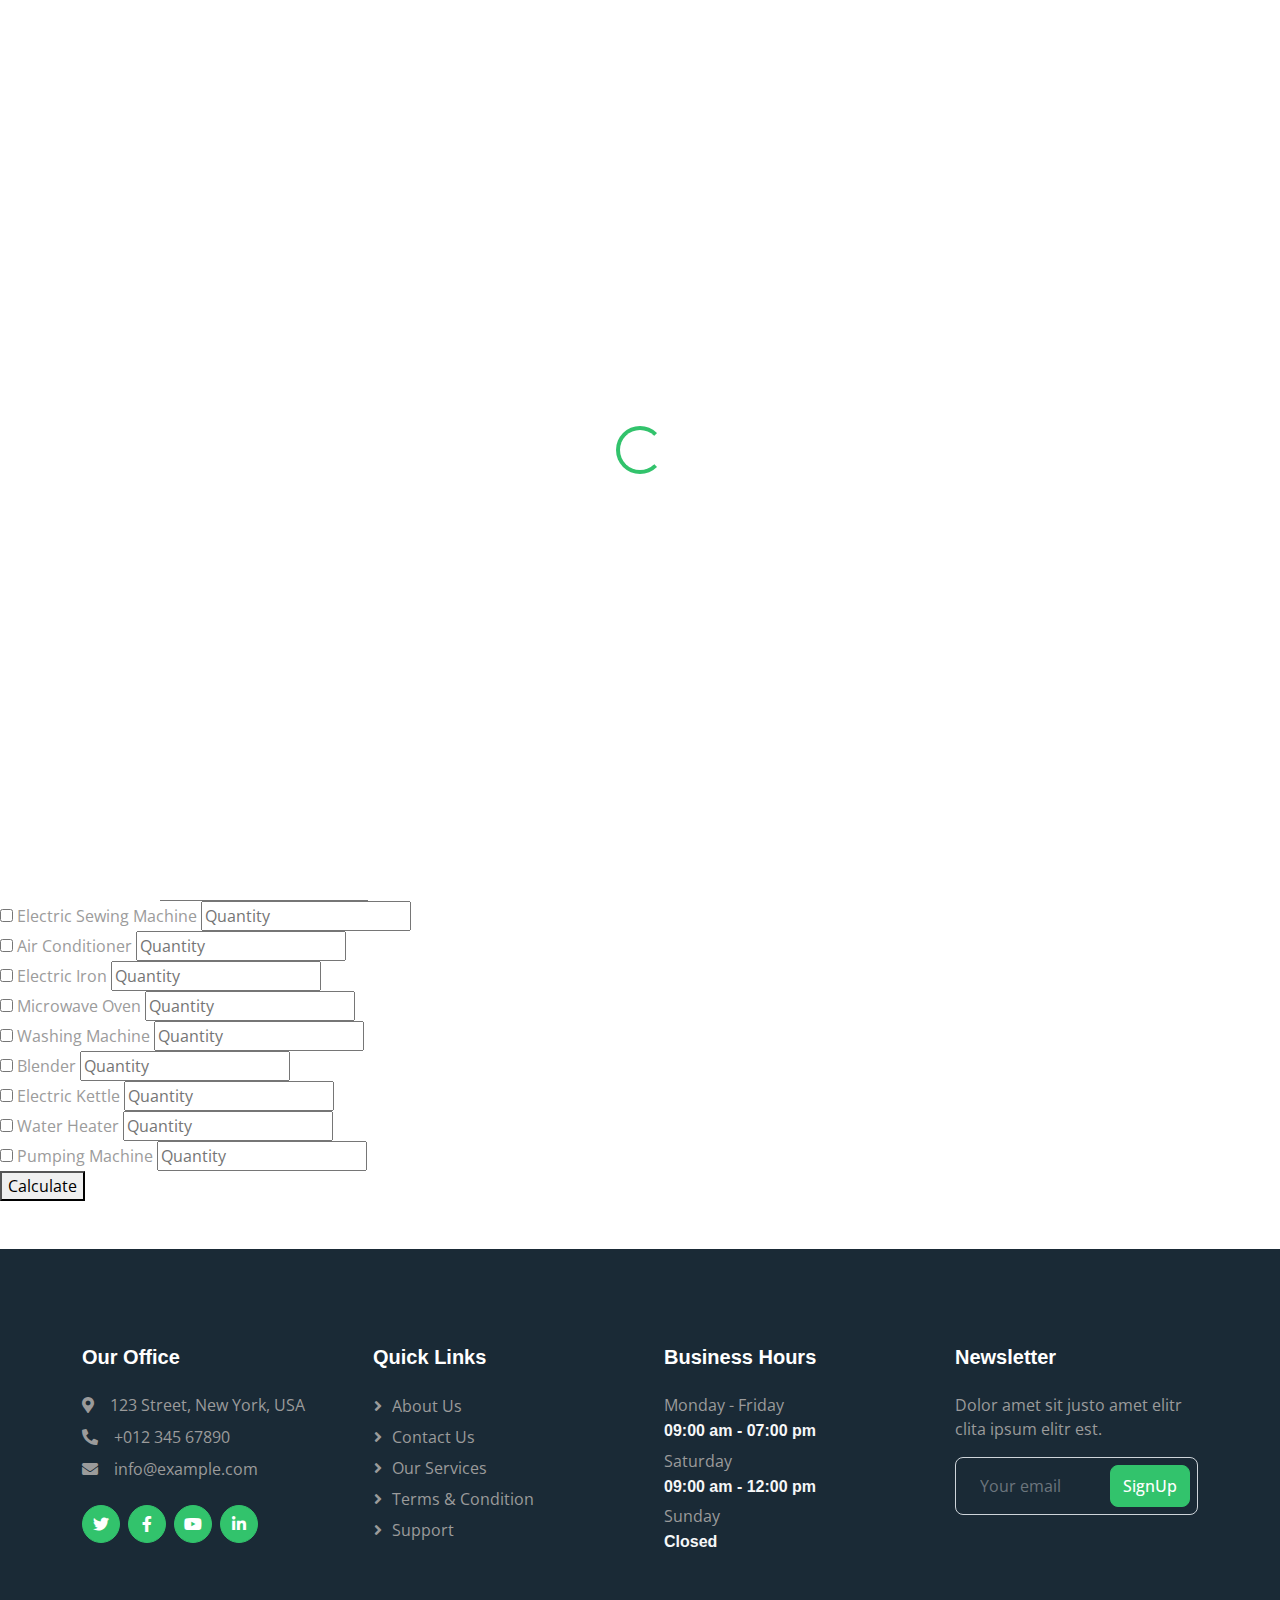
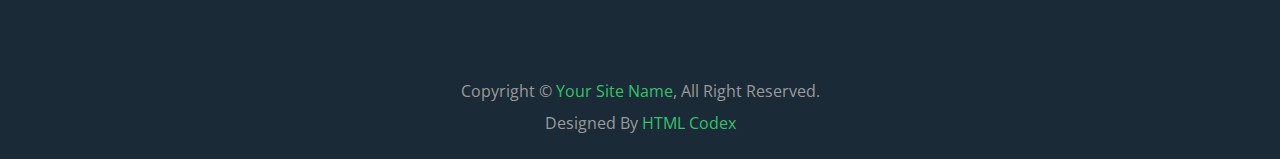
<file: index.html>
<!DOCTYPE html>
<html lang="en">

<head>
    <meta charset="utf-8">
    <title>Industro - Industrial HTML Template</title>
    <meta content="width=device-width, initial-scale=1.0" name="viewport">
    <meta content="" name="keywords">
    <meta content="" name="description">

    <!-- Favicon -->
    <link href="img/favicon.ico" rel="icon">

    <!-- Google Web Fonts -->
    <link rel="preconnect" href="https://fonts.googleapis.com">
    <link rel="preconnect" href="https://fonts.gstatic.com" crossorigin>
    <link href="https://fonts.googleapis.com/css2?family=Open+Sans:wght@400;500;600&family=Rubik:wght@500;600;700&display=swap" rel="stylesheet">

    <!-- Icon Font Stylesheet -->
    <link href="https://cdnjs.cloudflare.com/ajax/libs/font-awesome/5.10.0/css/all.min.css" rel="stylesheet">
    <link href="https://cdn.jsdelivr.net/npm/bootstrap-icons@1.4.1/font/bootstrap-icons.css" rel="stylesheet">

    <!-- Libraries Stylesheet -->
    <link href="lib/animate/animate.min.css" rel="stylesheet">
    <link href="lib/owlcarousel/assets/owl.carousel.min.css" rel="stylesheet">

    <!-- Customized Bootstrap Stylesheet -->
    <link href="css/bootstrap.min.css" rel="stylesheet">

    <!-- Template Stylesheet -->
    <link href="css/style.css" rel="stylesheet">
</head>

<body>
    <!-- Spinner Start -->
    <div id="spinner" class="show bg-white position-fixed translate-middle w-100 vh-100 top-50 start-50 d-flex align-items-center justify-content-center">
        <div class="spinner-border text-primary" role="status" style="width: 3rem; height: 3rem;"></div>
    </div>
    <!-- Spinner End -->


    <!-- Topbar Start -->
    <div class="container-fluid bg-dark px-0">
        <div class="row g-0 d-none d-lg-flex">
            <div class="col-lg-6 ps-5 text-start">
                <div class="h-100 d-inline-flex align-items-center text-white">
                    <span>Follow Us:</span>
                    <a class="btn btn-link text-light" href=""><i class="fab fa-facebook-f"></i></a>
                    <a class="btn btn-link text-light" href=""><i class="fab fa-twitter"></i></a>
                    <a class="btn btn-link text-light" href=""><i class="fab fa-linkedin-in"></i></a>
                    <a class="btn btn-link text-light" href=""><i class="fab fa-instagram"></i></a>
                </div>
            </div>
            <div class="col-lg-6 text-end">
                <div class="h-100 topbar-right d-inline-flex align-items-center text-white py-2 px-5">
                    <span class="fs-5 fw-bold me-2"><i class="fa fa-phone-alt me-2"></i>Call Us:</span>
                    <span class="fs-5 fw-bold">+012 345 6789</span>
                </div>
            </div>
        </div>
    </div>
    <!-- Topbar End -->


    <!-- Navbar Start -->
    <nav class="navbar navbar-expand-lg bg-white navbar-light sticky-top py-0 pe-5">
        <a href="index.html" class="navbar-brand ps-5 me-0">
            <h1 class="text-white m-0">Industro</h1>
        </a>
        <button type="button" class="navbar-toggler me-0" data-bs-toggle="collapse" data-bs-target="#navbarCollapse">
            <span class="navbar-toggler-icon"></span>
        </button>
        <div class="collapse navbar-collapse" id="navbarCollapse">
            <div class="navbar-nav ms-auto p-4 p-lg-0">
                <a href="index.html" class="nav-item nav-link">Home</a>
                <a href="about.html" class="nav-item nav-link">About</a>
                <a href="service.html" class="nav-item nav-link active">Services</a>
                <div class="nav-item dropdown">
                    <a href="#" class="nav-link dropdown-toggle" data-bs-toggle="dropdown">Pages</a>
                    <div class="dropdown-menu bg-light m-0">
                        <a href="project.html" class="dropdown-item">Projects</a>
                        <a href="feature.html" class="dropdown-item">Features</a>
                        <a href="team.html" class="dropdown-item">Our Team</a>
                        <a href="testimonial.html" class="dropdown-item">Testimonial</a>
                        <a href="404.html" class="dropdown-item">404 Page</a>
                    </div>
                </div>
                <a href="contact.html" class="nav-item nav-link">Contact</a>
            </div>
            <a href="" class="btn btn-primary px-3 d-none d-lg-block">Get A Quote</a>
        </div>
    </nav>
    <!-- Navbar End -->


    <!-- Page Header Start -->
    <div class="container-fluid page-header py-5 mb-5 wow fadeIn" data-wow-delay="0.1s">
        <div class="container py-5">
            <h1 class="display-3 text-white animated slideInRight">Services</h1>
            <nav aria-label="breadcrumb">
                <ol class="breadcrumb animated slideInRight mb-0">
                    <li class="breadcrumb-item"><a href="#">Home</a></li>
                    <li class="breadcrumb-item"><a href="#">Pages</a></li>
                    <li class="breadcrumb-item active" aria-current="page">Services</li>
                </ol>
            </nav>
        </div>
    </div>
    <!-- Page Header End -->

<form id="powerCalculatorForm">
  <label for="name">Name:</label>
  <input type="text" id="name" name="name" required>

  <label for="location">Location:</label>
  <input type="text" id="location" name="location" required>

  <label for="phone">Phone:</label>
  <input type="text" id="phone" name="phone" required>

  <h3>Appliances</h3>
  <div>
    <label>
      <input type="checkbox" value="20" name="Light Bulb (LED)">
      Light Bulb (LED)
    </label>
    <input type="number" min="0" placeholder="Quantity" name="Light Bulb (LED)">
  </div>
  <div>
    <label>
      <input type="checkbox" value="100" name="Electric Fan (ceiling/standing)">
      Electric Fan (Ceiling/Standing)
    </label>
    <input type="number" min="0" placeholder="Quantity" name="Electric Fan (ceiling/standing)">
  </div>
  <div>
    <label>
      <input type="checkbox" value="150" name="Television">
      Television
    </label>
    <input type="number" min="0" placeholder="Quantity" name="Television">
  </div>
  <div>
    <label>
      <input type="checkbox" value="50" name="Decoder (DSTV, GOtv, Startimes)">
      Decoder (DSTV, GOtv, Startimes)
    </label>
    <input type="number" min="0" placeholder="Quantity" name="Decoder (DSTV, GOtv, Startimes)">
  </div>
  <div>
    <label>
      <input type="checkbox" value="50" name="Sound System">
      Sound System
    </label>
    <input type="number" min="0" placeholder="Quantity" name="Sound System">
  </div>
  <div>
    <label>
      <input type="checkbox" value="100" name="Laptop">
      Laptop
    </label>
    <input type="number" min="0" placeholder="Quantity" name="Laptop">
  </div>
  <div>
    <label>
      <input type="checkbox" value="300" name="Desktop Computer">
      Desktop Computer
    </label>
    <input type="number" min="0" placeholder="Quantity" name="Desktop Computer">
  </div>
  <div>
    <label>
      <input type="checkbox" value="400" name="Student Refrigerator">
      Student Refrigerator
    </label>
    <input type="number" min="0" placeholder="Quantity" name="Student Refrigerator">
  </div>
  <div>
    <label>
      <input type="checkbox" value="700" name="Standing Refrigerator">
      Standing Refrigerator
    </label>
    <input type="number" min="0" placeholder="Quantity" name="Standing Refrigerator">
  </div>
  <div>
    <label>
      <input type="checkbox" value="800" name="Deep Freezer">
      Deep Freezer
    </label>
    <input type="number" min="0" placeholder="Quantity" name="Deep Freezer">
  </div>
  <div>
    <label>
      <input type="checkbox" value="30" name="Hair Clipper">
      Hair Clipper
    </label>
    <input type="number" min="0" placeholder="Quantity" name="Hair Clipper">
  </div>
  <div>
    <label>
      <input type="checkbox" value="2000" name="Electric Hair Dryer">
      Electric Hair Dryer
    </label>
    <input type="number" min="0" placeholder="Quantity" name="Electric Hair Dryer">
  </div>
  <div>
    <label>
      <input type="checkbox" value="500" name="Electric Sewing Machine">
      Electric Sewing Machine
    </label>
    <input type="number" min="0" placeholder="Quantity" name="Electric Sewing Machine">
  </div>
  <div>
    <label>
      <input type="checkbox" value="2000" name="Air Conditioner">
      Air Conditioner
    </label>
    <input type="number" min="0" placeholder="Quantity" name="Air Conditioner">
  </div>
  <div>
    <label>
      <input type="checkbox" value="1500" name="Electric Iron">
      Electric Iron
    </label>
    <input type="number" min="0" placeholder="Quantity" name="Electric Iron">
  </div>
  <div>
    <label>
      <input type="checkbox" value="1000" name="Microwave Oven">
      Microwave Oven
    </label>
    <input type="number" min="0" placeholder="Quantity" name="Microwave Oven">
  </div>
  <div>
    <label>
      <input type="checkbox" value="1000" name="Washing Machine">
      Washing Machine
    </label>
    <input type="number" min="0" placeholder="Quantity" name="Washing Machine">
  </div>
  <div>
    <label>
      <input type="checkbox" value="700" name="Blender">
      Blender
    </label>
    <input type="number" min="0" placeholder="Quantity" name="Blender">
  </div>
  <div>
    <label>
      <input type="checkbox" value="1500" name="Electric Kettle">
      Electric Kettle
    </label>
    <input type="number" min="0" placeholder="Quantity" name="Electric Kettle">
  </div>
  <div>
    <label>
      <input type="checkbox" value="2000" name="Water Heater">
      Water Heater
    </label>
    <input type="number" min="0" placeholder="Quantity" name="Water Heater">
  </div>
  <div>
    <label>
      <input type="checkbox" value="2000" name="Pumping Machine">
      Pumping Machine
    </label>
    <input type="number" min="0" placeholder="Quantity" name="Pumping Machine">
  </div>
  <button type="button" onclick="calculatePower()">Calculate</button>
</form>

<div id="result"></div>

    
        

    <!-- Footer Start -->
    <div class="container-fluid bg-dark footer mt-5 py-5 wow fadeIn" data-wow-delay="0.1s">
        <div class="container py-5">
            <div class="row g-5">
                <div class="col-lg-3 col-md-6">
                    <h5 class="text-white mb-4">Our Office</h5>
                    <p class="mb-2"><i class="fa fa-map-marker-alt me-3"></i>123 Street, New York, USA</p>
                    <p class="mb-2"><i class="fa fa-phone-alt me-3"></i>+012 345 67890</p>
                    <p class="mb-2"><i class="fa fa-envelope me-3"></i>info@example.com</p>
                    <div class="d-flex pt-3">
                        <a class="btn btn-square btn-primary rounded-circle me-2" href=""><i class="fab fa-twitter"></i></a>
                        <a class="btn btn-square btn-primary rounded-circle me-2" href=""><i class="fab fa-facebook-f"></i></a>
                        <a class="btn btn-square btn-primary rounded-circle me-2" href=""><i class="fab fa-youtube"></i></a>
                        <a class="btn btn-square btn-primary rounded-circle me-2" href=""><i class="fab fa-linkedin-in"></i></a>
                    </div>
                </div>
                <div class="col-lg-3 col-md-6">
                    <h5 class="text-white mb-4">Quick Links</h5>
                    <a class="btn btn-link" href="">About Us</a>
                    <a class="btn btn-link" href="">Contact Us</a>
                    <a class="btn btn-link" href="">Our Services</a>
                    <a class="btn btn-link" href="">Terms & Condition</a>
                    <a class="btn btn-link" href="">Support</a>
                </div>
                <div class="col-lg-3 col-md-6">
                    <h5 class="text-white mb-4">Business Hours</h5>
                    <p class="mb-1">Monday - Friday</p>
                    <h6 class="text-light">09:00 am - 07:00 pm</h6>
                    <p class="mb-1">Saturday</p>
                    <h6 class="text-light">09:00 am - 12:00 pm</h6>
                    <p class="mb-1">Sunday</p>
                    <h6 class="text-light">Closed</h6>
                </div>
                <div class="col-lg-3 col-md-6">
                    <h5 class="text-white mb-4">Newsletter</h5>
                    <p>Dolor amet sit justo amet elitr clita ipsum elitr est.</p>
                    <div class="position-relative w-100">
                        <input class="form-control bg-transparent w-100 py-3 ps-4 pe-5" type="text" placeholder="Your email">
                        <button type="button" class="btn btn-primary py-2 position-absolute top-0 end-0 mt-2 me-2">SignUp</button>
                    </div>
                </div>
            </div>
        </div>
    </div>
    <!-- Footer End -->


    <!-- Copyright Start -->
    <div class="container-fluid copyright bg-dark py-4">
        <div class="container text-center">
            <p class="mb-2">Copyright &copy; <a class="fw-semi-bold" href="#">Your Site Name</a>, All Right Reserved.</p>
            <!--/*** This template is free as long as you keep the footer author’s credit link/attribution link/backlink. If you'd like to use the template without the footer author’s credit link/attribution link/backlink, you can purchase the Credit Removal License from "https://htmlcodex.com/credit-removal". Thank you for your support. ***/-->
            <p class="mb-0">Designed By <a class="fw-semi-bold" href="https://htmlcodex.com">HTML Codex</a></p>
        </div>
    </div>
    <!-- Copyright End -->


    <!-- Back to Top -->
    <a href="#" class="btn btn-lg btn-primary btn-lg-square rounded-circle back-to-top"><i class="bi bi-arrow-up"></i></a>

</body>

</html>
</file>
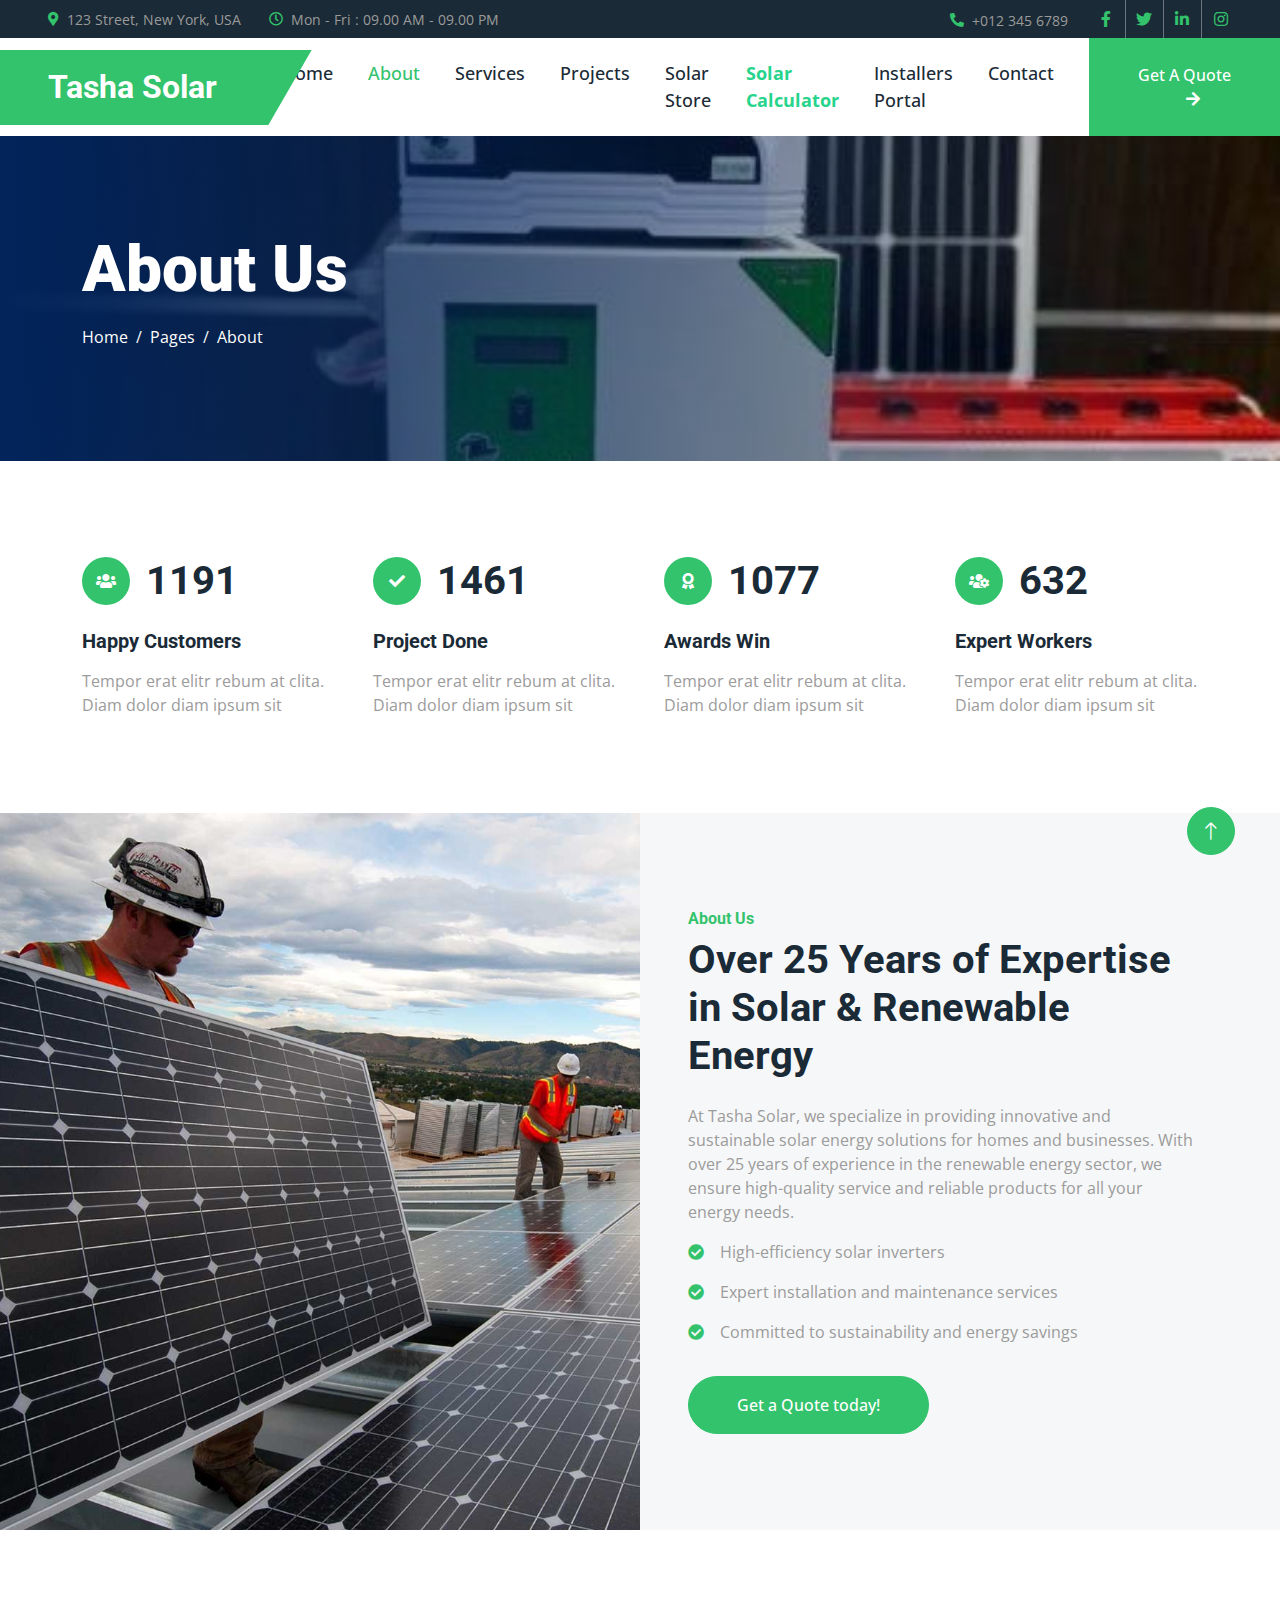
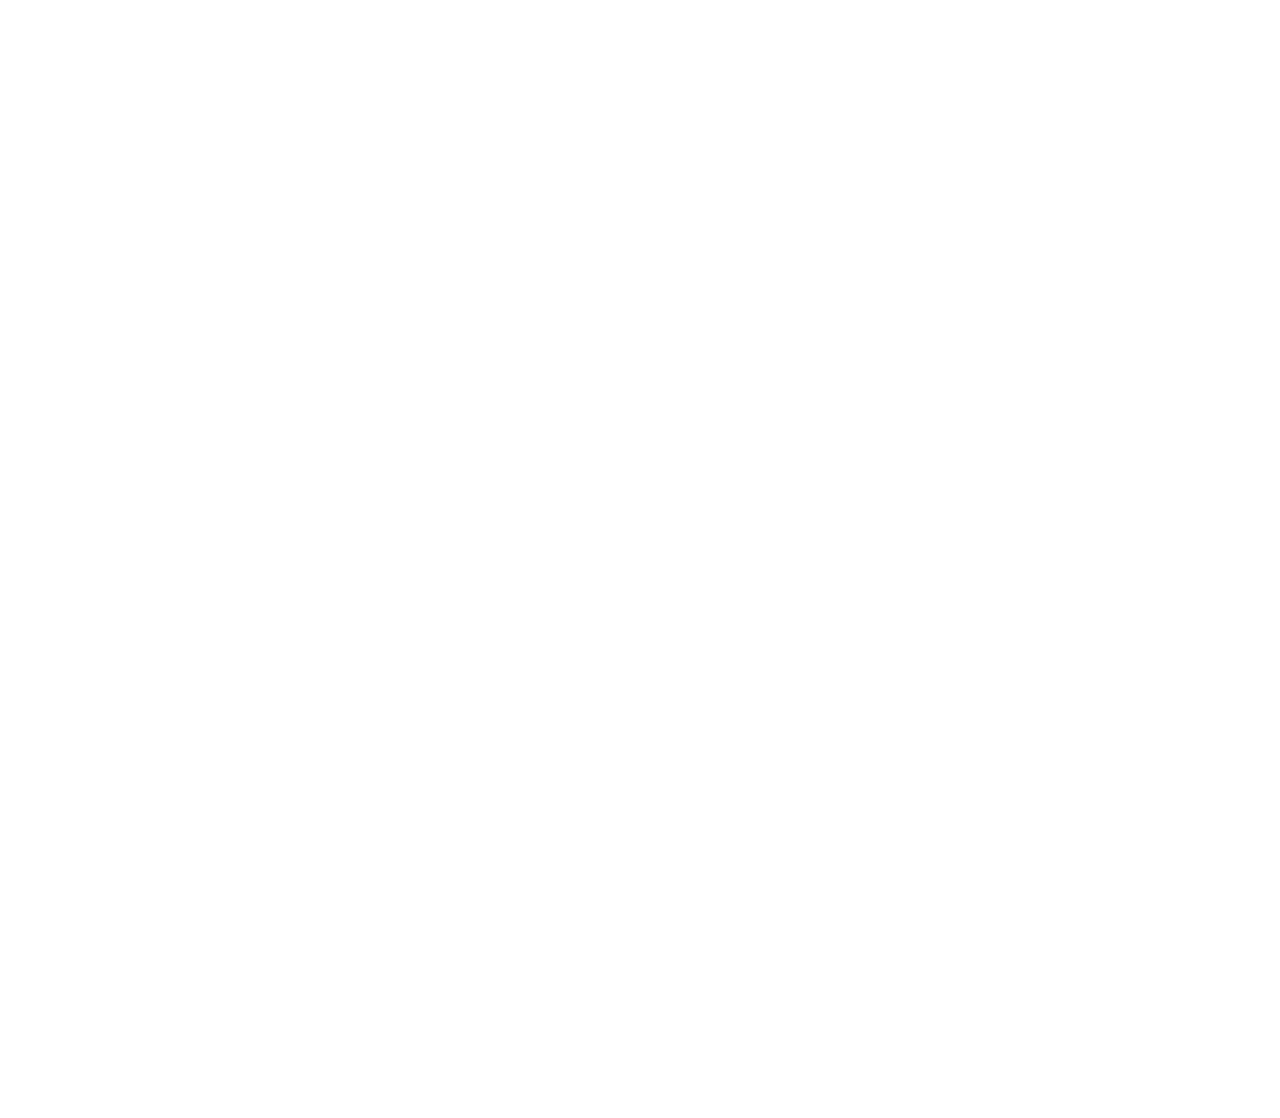
<file: about.html>
<!DOCTYPE html>
<html lang="en">

<head>
    <meta charset="utf-8">
    <title>Tasha Solar - About Us</title>
    <meta content="width=device-width, initial-scale=1.0" name="viewport">
    <meta content="Solar inverter systems, renewable energy, solar panels, clean energy solutions" name="keywords">
    <meta content="Tasha Solar provides cutting-edge solar inverter systems and renewable energy solutions to power your home and business efficiently." name="description">
    <meta property="og:title" content="Tasha Solar: Solar Inverter Systems, Sales and Installation">
    <meta property="og:description"content="Tasha Solar provides cutting-edge solar inverter systems and renewable energy solutions to power your home and business efficiently">
    <meta property="og:image" content="https://cyberbillafrica.github.io/tasha/img/tasha-logo.jpeg" />
    <meta property="og:image:type" content="image/jpeg" />
    <meta property="og:image:width" content="1200" />
    <meta property="og:image:height" content="630" />
    <meta property="og:url" content="https://cyberbillafrica.github.io/tasha/about.html" />
    <meta property="og:type" content="website" />
    
    <!-- Twitter Card Meta Tags -->
    <meta name="twitter:card" content="summary_large_image" />
    <meta name="twitter:title" content="Tasha Solar: Solar Inverter Systems, Sales and Installation" />
    <meta name="twitter:description" content="Tasha Solar provides cutting-edge solar inverter systems and renewable energy solutions to power your home and business efficiently" />
    <meta name="twitter:image" content="https://cyberbillafrica.github.io/tasha/img/tasha-logo.jpeg" />

    <!-- Favicon -->
    <link href="img/tasha-logo.jpeg" rel="icon">
    <!-- Google Web Fonts -->
    <link rel="preconnect" href="https://fonts.googleapis.com">
    <link rel="preconnect" href="https://fonts.gstatic.com" crossorigin>
    <link href="https://fonts.googleapis.com/css2?family=Open+Sans:wght@400;500&family=Roboto:wght@500;700;900&display=swap" rel="stylesheet"> 

    <!-- Icon Font Stylesheet -->
    <link href="https://cdnjs.cloudflare.com/ajax/libs/font-awesome/5.10.0/css/all.min.css" rel="stylesheet">
    <link href="https://cdn.jsdelivr.net/npm/bootstrap-icons@1.4.1/font/bootstrap-icons.css" rel="stylesheet">

    <!-- Libraries Stylesheet -->
    <link href="lib/animate/animate.min.css" rel="stylesheet">
    <link href="lib/owlcarousel/assets/owl.carousel.min.css" rel="stylesheet">
    <link href="lib/lightbox/css/lightbox.min.css" rel="stylesheet">

    <!-- Customized Bootstrap Stylesheet -->
    <link href="css/bootstrap.min.css" rel="stylesheet">

    <!-- Template Stylesheet -->
    <link href="css/style.css" rel="stylesheet">
</head>

<body>
    <!-- Spinner Start -->
    <div id="spinner" class="show bg-white position-fixed translate-middle w-100 vh-100 top-50 start-50 d-flex align-items-center justify-content-center">
        <div class="spinner-border text-primary" style="width: 3rem; height: 3rem;" role="status">
            <span class="sr-only">Loading...</span>
        </div>
    </div>
    <!-- Spinner End -->


    <!-- Topbar Start -->
    <div class="container-fluid bg-dark p-0">
        <div class="row gx-0 d-none d-lg-flex">
            <div class="col-lg-7 px-5 text-start">
                <div class="h-100 d-inline-flex align-items-center me-4">
                    <small class="fa fa-map-marker-alt text-primary me-2"></small>
                    <small>123 Street, New York, USA</small>
                </div>
                <div class="h-100 d-inline-flex align-items-center">
                    <small class="far fa-clock text-primary me-2"></small>
                    <small>Mon - Fri : 09.00 AM - 09.00 PM</small>
                </div>
            </div>
            <div class="col-lg-5 px-5 text-end">
                <div class="h-100 d-inline-flex align-items-center me-4">
                    <small class="fa fa-phone-alt text-primary me-2"></small>
                    <small>+012 345 6789</small>
                </div>
                <div class="h-100 d-inline-flex align-items-center mx-n2">
                    <a class="btn btn-square btn-link rounded-0 border-0 border-end border-secondary" href=""><i class="fab fa-facebook-f"></i></a>
                    <a class="btn btn-square btn-link rounded-0 border-0 border-end border-secondary" href=""><i class="fab fa-twitter"></i></a>
                    <a class="btn btn-square btn-link rounded-0 border-0 border-end border-secondary" href=""><i class="fab fa-linkedin-in"></i></a>
                    <a class="btn btn-square btn-link rounded-0" href=""><i class="fab fa-instagram"></i></a>
                </div>
            </div>
        </div>
    </div>
    <!-- Topbar End -->


<!-- Navbar Start -->
    <nav class="navbar navbar-expand-lg bg-white navbar-light sticky-top p-0">
        <a href="index.html" class="navbar-brand d-flex align-items-center border-end px-4 px-lg-5">
            <h2 class="m-0 text-white">Tasha Solar</h2>
        </a>
        <button type="button" class="navbar-toggler me-4" data-bs-toggle="collapse" data-bs-target="#navbarCollapse">
            <span class="navbar-toggler-icon"></span>
        </button>
        <div class="collapse navbar-collapse" id="navbarCollapse">
            <div class="navbar-nav ms-auto p-4 p-lg-0">
                <a href="index.html" class="nav-item nav-link">Home</a>
                <a href="about.html" class="nav-item nav-link active">About</a>
                <a href="service.html" class="nav-item nav-link">Services</a>
                <a href="project.html" class="nav-item nav-link">Projects</a>
                <a href="solar-store.html" class="nav-item nav-link">Solar Store</a>
                <a href="solar-calculator.html" class="nav-item nav-link" style="font-weight: bold; color: #26d48c;">Solar Calculator</a>
                <a href="installers_portal.html" class="nav-item nav-link">Installers Portal</a>
                <a href="contact.html" class="nav-item nav-link">Contact</a>
            </div>
            <a href="index.html/#quote" class="btn btn-primary rounded-0 py-4 px-lg-5 d-none d-lg-block">Get A Quote<i class="fa fa-arrow-right ms-3"></i></a>
        </div>
    </nav>
    <!-- Navbar End -->


    <!-- Page Header Start -->
    <div class="container-fluid page-header py-5 mb-5">
        <div class="container py-5">
            <h1 class="display-3 text-white mb-3 animated slideInDown">About Us</h1>
            <nav aria-label="breadcrumb animated slideInDown">
                <ol class="breadcrumb">
                    <li class="breadcrumb-item"><a class="text-white" href="#">Home</a></li>
                    <li class="breadcrumb-item"><a class="text-white" href="#">Pages</a></li>
                    <li class="breadcrumb-item text-white active" aria-current="page">About</li>
                </ol>
            </nav>
        </div>
    </div>
    <!-- Page Header End -->


    <!-- Feature Start -->
    <div class="container-xxl py-5">
        <div class="container">
            <div class="row g-5">
                <div class="col-md-6 col-lg-3 wow fadeIn" data-wow-delay="0.1s">
                    <div class="d-flex align-items-center mb-4">
                        <div class="btn-lg-square bg-primary rounded-circle me-3">
                            <i class="fa fa-users text-white"></i>
                        </div>
                        <h1 class="mb-0" data-toggle="counter-up">3453</h1>
                    </div>
                    <h5 class="mb-3">Happy Customers</h5>
                    <span>Tempor erat elitr rebum at clita. Diam dolor diam ipsum sit</span>
                </div>
                <div class="col-md-6 col-lg-3 wow fadeIn" data-wow-delay="0.3s">
                    <div class="d-flex align-items-center mb-4">
                        <div class="btn-lg-square bg-primary rounded-circle me-3">
                            <i class="fa fa-check text-white"></i>
                        </div>
                        <h1 class="mb-0" data-toggle="counter-up">4234</h1>
                    </div>
                    <h5 class="mb-3">Project Done</h5>
                    <span>Tempor erat elitr rebum at clita. Diam dolor diam ipsum sit</span>
                </div>
                <div class="col-md-6 col-lg-3 wow fadeIn" data-wow-delay="0.5s">
                    <div class="d-flex align-items-center mb-4">
                        <div class="btn-lg-square bg-primary rounded-circle me-3">
                            <i class="fa fa-award text-white"></i>
                        </div>
                        <h1 class="mb-0" data-toggle="counter-up">3123</h1>
                    </div>
                    <h5 class="mb-3">Awards Win</h5>
                    <span>Tempor erat elitr rebum at clita. Diam dolor diam ipsum sit</span>
                </div>
                <div class="col-md-6 col-lg-3 wow fadeIn" data-wow-delay="0.7s">
                    <div class="d-flex align-items-center mb-4">
                        <div class="btn-lg-square bg-primary rounded-circle me-3">
                            <i class="fa fa-users-cog text-white"></i>
                        </div>
                        <h1 class="mb-0" data-toggle="counter-up">1831</h1>
                    </div>
                    <h5 class="mb-3">Expert Workers</h5>
                    <span>Tempor erat elitr rebum at clita. Diam dolor diam ipsum sit</span>
                </div>
            </div>
        </div>
    </div>
    <!-- Feature Start -->
    

    
       <!-- About Start -->
<div class="container-fluid bg-light overflow-hidden my-5 px-lg-0">
    <div class="container about px-lg-0">
        <div class="row g-0 mx-lg-0">
            <div class="col-lg-6 ps-lg-0 wow fadeIn" data-wow-delay="0.1s" style="min-height: 400px;">
                <div class="position-relative h-100">
                    <img class="position-absolute img-fluid w-100 h-100" src="img/about.jpg" style="object-fit: cover;" alt="About Tasha Solar">
                </div>
            </div>
            <div class="col-lg-6 about-text py-5 wow fadeIn" data-wow-delay="0.5s">
                <div class="p-lg-5 pe-lg-0">
                    <h6 class="text-primary">About Us</h6>
                    <h1 class="mb-4">Over 25 Years of Expertise in Solar & Renewable Energy</h1>
                    <p>At Tasha Solar, we specialize in providing innovative and sustainable solar energy solutions for homes and businesses. With over 25 years of experience in the renewable energy sector, we ensure high-quality service and reliable products for all your energy needs.</p>
                    <p><i class="fa fa-check-circle text-primary me-3"></i>High-efficiency solar inverters</p>
                    <p><i class="fa fa-check-circle text-primary me-3"></i>Expert installation and maintenance services</p>
                    <p><i class="fa fa-check-circle text-primary me-3"></i>Committed to sustainability and energy savings</p>
                    <a href="solar-calculator.html" class="btn btn-primary rounded-pill py-3 px-5 mt-3">Get a Quote today!</a>
                </div>
            </div>
        </div>
    </div>
</div>
<!-- About End -->


    <!-- Team Start -->
    <div class="container-xxl py-5">
        <div class="container">
            <div class="text-center mx-auto mb-5 wow fadeInUp" data-wow-delay="0.1s" style="max-width: 600px;">
                <h6 class="text-primary">Team Member</h6>
                <h1 class="mb-4">Experienced Team Members</h1>
            </div>
            <div class="row g-4">
                <div class="col-lg-4 col-md-6 wow fadeInUp" data-wow-delay="0.1s">
                    <div class="team-item rounded overflow-hidden">
                        <div class="d-flex">
                            <img class="img-fluid w-75" src="img/team-1.jpg" alt="">
                            <div class="team-social w-25">
                                <a class="btn btn-lg-square btn-outline-primary rounded-circle mt-3" href=""><i class="fab fa-facebook-f"></i></a>
                                <a class="btn btn-lg-square btn-outline-primary rounded-circle mt-3" href=""><i class="fab fa-twitter"></i></a>
                                <a class="btn btn-lg-square btn-outline-primary rounded-circle mt-3" href=""><i class="fab fa-instagram"></i></a>
                            </div>
                        </div>
                        <div class="p-4">
                            <h5>Full Name</h5>
                            <span>Designation</span>
                        </div>
                    </div>
                </div>
                <div class="col-lg-4 col-md-6 wow fadeInUp" data-wow-delay="0.3s">
                    <div class="team-item rounded overflow-hidden">
                        <div class="d-flex">
                            <img class="img-fluid w-75" src="img/team-2.jpg" alt="">
                            <div class="team-social w-25">
                                <a class="btn btn-lg-square btn-outline-primary rounded-circle mt-3" href=""><i class="fab fa-facebook-f"></i></a>
                                <a class="btn btn-lg-square btn-outline-primary rounded-circle mt-3" href=""><i class="fab fa-twitter"></i></a>
                                <a class="btn btn-lg-square btn-outline-primary rounded-circle mt-3" href=""><i class="fab fa-instagram"></i></a>
                            </div>
                        </div>
                        <div class="p-4">
                            <h5>Full Name</h5>
                            <span>Designation</span>
                        </div>
                    </div>
                </div>
                <div class="col-lg-4 col-md-6 wow fadeInUp" data-wow-delay="0.5s">
                    <div class="team-item rounded overflow-hidden">
                        <div class="d-flex">
                            <img class="img-fluid w-75" src="img/team-3.jpg" alt="">
                            <div class="team-social w-25">
                                <a class="btn btn-lg-square btn-outline-primary rounded-circle mt-3" href=""><i class="fab fa-facebook-f"></i></a>
                                <a class="btn btn-lg-square btn-outline-primary rounded-circle mt-3" href=""><i class="fab fa-twitter"></i></a>
                                <a class="btn btn-lg-square btn-outline-primary rounded-circle mt-3" href=""><i class="fab fa-instagram"></i></a>
                            </div>
                        </div>
                        <div class="p-4">
                            <h5>Full Name</h5>
                            <span>Designation</span>
                        </div>
                    </div>
                </div>
            </div>
        </div>
    </div>
    <!-- Team End -->
        

    <!-- Footer Start -->
    <div class="container-fluid bg-dark text-body footer mt-5 pt-5 wow fadeIn" data-wow-delay="0.1s">
        <div class="container py-5">
            <div class="row g-5">
                <div class="col-lg-3 col-md-6">
                    <h5 class="text-white mb-4">Address</h5>
                    <p class="mb-2"><i class="fa fa-map-marker-alt me-3"></i>Block A27 New Kenyatta Building Material Market, Enugu</p>
                    <p class="mb-2"><i class="fa fa-phone-alt me-3"></i>08060382537 || 07035628665</p>
                    <p class="mb-2"><i class="fa fa-envelope me-3"></i>cedaccinfo@gmail.com</p>
                <div class="d-flex pt-2">
                        <a class="btn btn-square btn-outline-light btn-social" href=""><i class="fab fa-twitter"></i></a>
                        <a class="btn btn-square btn-outline-light btn-social" href=""><i class="fab fa-facebook-f"></i></a>
                        <a class="btn btn-square btn-outline-light btn-social" href=""><i class="fab fa-youtube"></i></a>
                        <a class="btn btn-square btn-outline-light btn-social" href=""><i class="fab fa-linkedin-in"></i></a>
                    </div>
                </div>
                <div class="col-lg-3 col-md-6">
                    <h5 class="text-white mb-4">Quick Links</h5>
                    <a class="btn btn-link" href="">About Us</a>
                    <a class="btn btn-link" href="">Contact Us</a>
                    <a class="btn btn-link" href="">Our Services</a>
                    <a class="btn btn-link" href="">Terms & Condition</a>
                    <a class="btn btn-link" href="">Support</a>
                </div>
            </div>
        </div>

        
        <div class="container">
            <div class="copyright">
                <div class="row">
                <div class="col-md-6 text-left text-md-start mb-3 mb-md-0">
                    &copy; <a href="#">Tasha Solar</a>, All Rights Reserved.
                </div>
                <div class="col-md-6 text-right text-md-end">
                    Designed By <a href="https://cyberbillafrica.github.io/portal/">CyberBill Africa 🌍</a>
                </div>
                </div>
            </div>
        </div>
    </div>
    <!-- Footer End -->


    <!-- Back to Top -->
    <a href="#" class="btn btn-lg btn-primary btn-lg-square rounded-circle back-to-top"><i class="bi bi-arrow-up"></i></a>


    <!-- JavaScript Libraries -->
    <script src="https://code.jquery.com/jquery-3.4.1.min.js"></script>
    <script src="https://cdn.jsdelivr.net/npm/bootstrap@5.0.0/dist/js/bootstrap.bundle.min.js"></script>
    <script src="lib/wow/wow.min.js"></script>
    <script src="lib/easing/easing.min.js"></script>
    <script src="lib/waypoints/waypoints.min.js"></script>
    <script src="lib/counterup/counterup.min.js"></script>
    <script src="lib/owlcarousel/owl.carousel.min.js"></script>
    <script src="lib/isotope/isotope.pkgd.min.js"></script>
    <script src="lib/lightbox/js/lightbox.min.js"></script>

    <!-- Template Javascript -->
    <script src="js/main.js"></script>
</body>

</html>
</file>
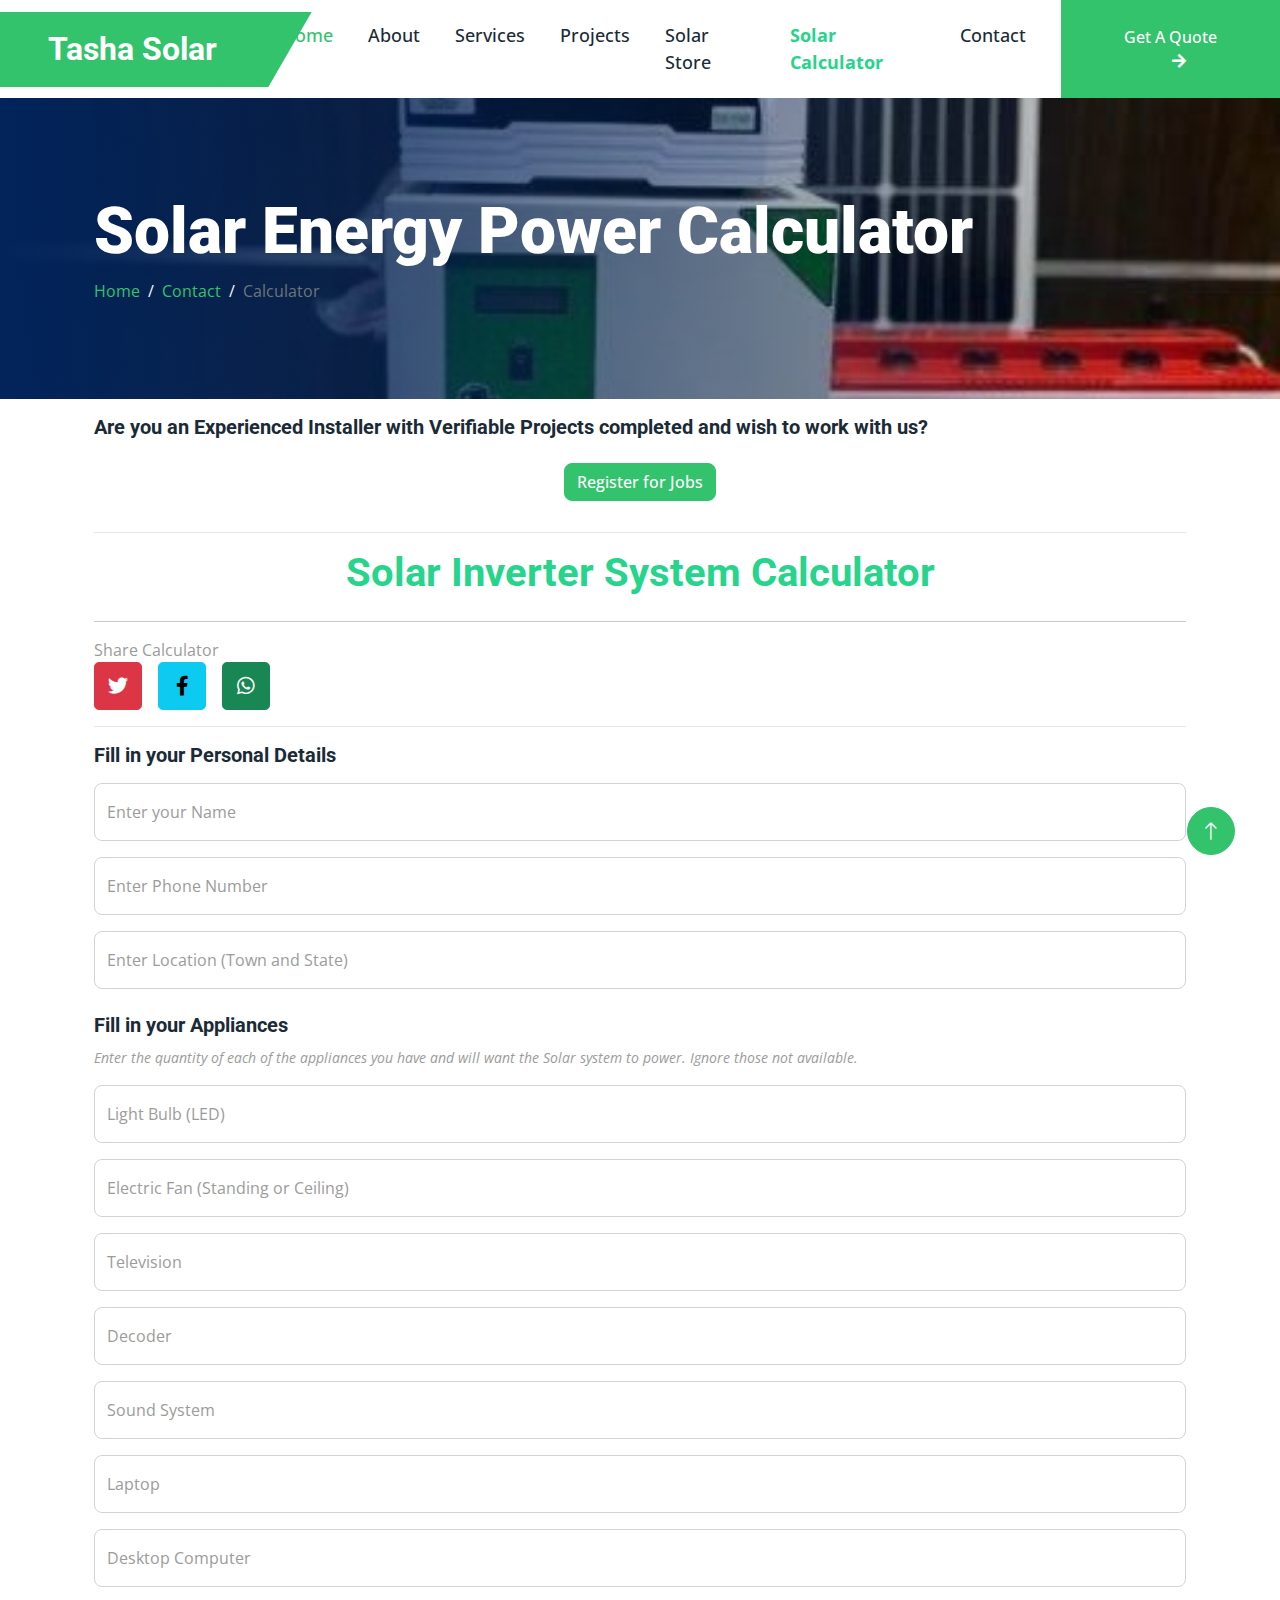
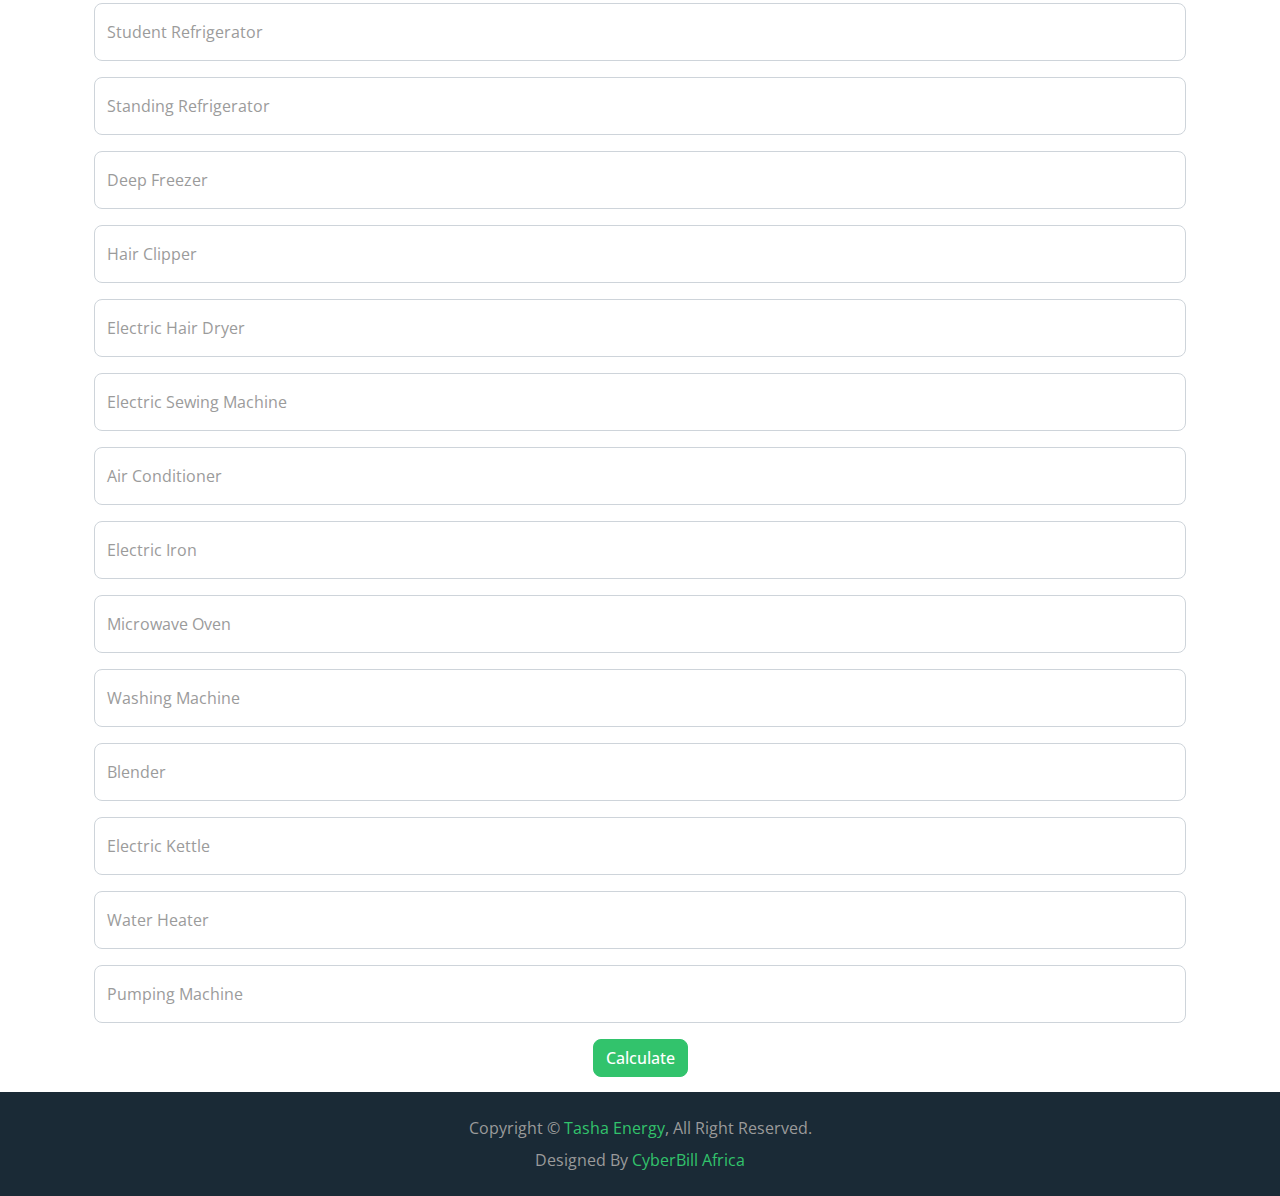
<file: calc.html>
<!DOCTYPE html>
<html lang="en">
<head>
    <meta charset="UTF-8">
    <meta name="viewport" content="width=device-width, initial-scale=1.0">
    <title>Solar Inverter System Calculator</title>
    <meta content="Solar inverter systems, renewable energy, solar panels, clean energy solutions" name="keywords">
    <meta content="Tasha Solar provides cutting-edge solar inverter systems and renewable energy solutions to power your home and business efficiently." name="description">
    <meta property="og:title" content="Solar Calculator: How much will it Cost you to Power your House? Find out!">
    <meta property="og:description"content="Find out Cost of Solar Inverter System for your energy need">
    <meta property="og:image" content="https://cyberbillafrica.github.io/artisanshub/img/solar-calc.jpeg" />
    <meta property="og:image:type" content="image/jpeg" />
    <meta property="og:image:width" content="1200" />
    <meta property="og:image:height" content="630" />
    <meta property="og:url" content="https://cyberbillafrica.github.io/artisanshub/solar.html" />
    <meta property="og:type" content="website" />
    
    <!-- Twitter Card Meta Tags -->
    <meta name="twitter:card" content="summary_large_image" />
    <meta name="twitter:title" content="Solar Calculator: How much will it Cost you to Power your House? Find out!" />
    <meta name="twitter:description" content="Calculate Your Solar Power System Requirement and Cost" />
    <meta name="twitter:image" content="https://cyberbillafrica.github.io/artisanshub/img/solar-calc.jpeg" />

    <link rel="stylesheet" href="https://cdnjs.cloudflare.com/ajax/libs/bootstrap/5.3.0/css/bootstrap.min.css">
   <!-- Favicon -->
    <link href="img/tasha-logo.jpeg" rel="icon">

    <!-- Google Web Fonts -->
    <link rel="preconnect" href="https://fonts.googleapis.com">
    <link rel="preconnect" href="https://fonts.gstatic.com" crossorigin>
    <link href="https://fonts.googleapis.com/css2?family=Open+Sans:wght@400;500&family=Roboto:wght@500;700;900&display=swap" rel="stylesheet"> 

    <!-- Icon Font Stylesheet -->
    <link href="https://cdnjs.cloudflare.com/ajax/libs/font-awesome/5.10.0/css/all.min.css" rel="stylesheet">
    <link href="https://cdn.jsdelivr.net/npm/bootstrap-icons@1.4.1/font/bootstrap-icons.css" rel="stylesheet">

    <!-- Libraries Stylesheet --
    <link href="lib/animate/animate.min.css" rel="stylesheet">
    <link href="lib/owlcarousel/assets/owl.carousel.min.css" rel="stylesheet">
    <link href="lib/lightbox/css/lightbox.min.css" rel="stylesheet">

    <!-- Customized Bootstrap Stylesheet -->
    <link href="css/bootstrap.min.css" rel="stylesheet">

    <!-- Template Stylesheet -->
    <link href="css/style.css" rel="stylesheet">
</head>

<body>
    <!-- Navbar Start -->
    <nav class="navbar navbar-expand-lg bg-white navbar-light sticky-top p-0">
        <a href="index.html" class="navbar-brand d-flex align-items-center border-end px-4 px-lg-5">
            <h2 class="m-0 text-white">Tasha Solar</h2>
        </a>
        <button type="button" class="navbar-toggler me-4" data-bs-toggle="collapse" data-bs-target="#navbarCollapse">
            <span class="navbar-toggler-icon"></span>
        </button>
        <div class="collapse navbar-collapse" id="navbarCollapse">
            <div class="navbar-nav ms-auto p-4 p-lg-0">
                <a href="index.html" class="nav-item nav-link active">Home</a>
                <a href="about.html" class="nav-item nav-link">About</a>
                <a href="service.html" class="nav-item nav-link">Services</a>
                <a href="project.html" class="nav-item nav-link">Projects</a>
                <a href="solar-store.html" class="nav-item nav-link">Solar Store</a>
                <a href="solar-calculator.html" class="nav-item nav-link" style="font-weight: bold; color: #26d48c;">Solar Calculator</a>
                <a href="contact.html" class="nav-item nav-link">Contact</a>
            </div>
            <a href="index.html/#quote" class="btn btn-primary rounded-0 py-4 px-lg-5 d-none d-lg-block">Get A Quote<i class="fa fa-arrow-right ms-3"></i></a>
        </div>
    </nav>
    <!-- Navbar End -->

<!-- Page Header Start -->
    <div class="container-fluid page-header py-5 mb-3 wow fadeIn" data-wow-delay="0.1s">
        <div class="container py-5">
            <h3 class="display-3 text-white animated slideInRight">Solar Energy Power Calculator</h3>
            <nav aria-label="breadcrumb">
                <ol class="breadcrumb animated slideInRight mb-0">
                    <li class="breadcrumb-item"><a href="#">Home</a></li>
                    <li class="breadcrumb-item"><a href="contact.html">Contact</a></li>
                    <li class="breadcrumb-item active" aria-current="page">Calculator</li>
                </ol>
            </nav>
        </div>
    </div>
    <!-- Page Header End -->
    
    <div class="container">
        
	    <div>
    <h5>Are you an Experienced Installer with Verifiable Projects completed and wish to work with us?</h5>
    <div style="display: flex; justify-content: center;">
        <a href="installers_reg.html"> <button class="btn btn-primary mt-3" style="margin-bottom: 15px;">Register for Jobs</button> </a>
    </div>
	 <hr>
		    <h1 class="text-center" style="color: #26d48c;">Solar Inverter System Calculator</h1>
   </div>
	    <!-- Share News Start-->
<hr
<h6 class="mt-4 mb-3 text-dark text-uppercase font-weight-bold">Share Calculator</h6>
<div class="d-flex justify-content-start">
    <a class="btn btn-lg btn-danger btn-lg-square me-3" id="twitter-share" target="_blank">
        <i class="fab fa-twitter"></i>
    </a>
    <a class="btn btn-lg btn-info btn-lg-square me-3" id="facebook-share" target="_blank">
        <i class="fab fa-facebook-f"></i>
    </a>
    <a class="btn btn-lg btn-success btn-lg-square" id="whatsapp-share" target="_blank">
        <i class="fab fa-whatsapp"></i>
    </a>
</div>
<hr>
<script>
    // Get the current page URL
    const pageUrl = encodeURIComponent(window.location.href);

    // Update share links dynamically
     document.getElementById("twitter-share").href = 
    `https://twitter.com/intent/tweet?url=${pageUrl}&text=Check%20out%20how%20much%20it%20will%20cost%20you%20to%20power%20your%20house%20or%20office%20with%20Solar%20Power%20System`;

     document.getElementById("facebook-share").href = 
    `https://www.facebook.com/sharer/sharer.php?u=${pageUrl}`;

     document.getElementById("whatsapp-share").href = 
    `https://api.whatsapp.com/send?text=Check%20out%20how%20much%20it%20will%20cost%20you%20to%20power%20your%20house%20or%20office%20with%20Solar%20Power%20System:%20${pageUrl}`;
</script>
<!-- Share News End-->
        
        <!-- User Details Section -->
        <h5>Fill in your Personal Details</h5><div id="user-details" class="mb-4">
            <div class="form-floating mt-3">
                <input type="text" class="form-control" id="userName" placeholder="Enter your Name" required>
                <label for="userName">Enter your Name</label>
            </div>
            <div class="form-floating mt-3">
                <input type="tel" class="form-control" id="userPhone" placeholder="Enter Phone Number" required>
                <label for="userPhone">Enter Phone Number</label>
            </div>
            <div class="form-floating mt-3">
                <input type="text" class="form-control" id="userLocation" placeholder="Enter Location (Town and City) " required>
                <label for="userLocation">Enter Location (Town and State)</label>
            </div>
        </div>
        
        <!-- Appliance Input Section -->
       <h5>Fill in your Appliances</h5>
        <small><i>Enter the quantity of each of the appliances you have and will want the Solar system to power. Ignore those not available.</i></small>
        <div id="form-container"></div>
        
        <!-- Calculate Button -->
        <div style="display: flex; justify-content: center;">
  <button id="calculateBtn" class="btn btn-primary mt-3" style="margin-bottom: 15px;">Calculate</button>
</div>

    <!-- Results Section -->
        <div id="result" class="mt-4 p-3 bg-light border rounded d-none">
            <h4 style="color: green;">Below is your Estimated System Requirements and Costs:</h4>
            <p id="totalPower" style="font-weight: bold;"></p>
            <p id="inverter"></p>
            <p id="batteries"></p>
            <p id="panels"></p>
            <p id="chargeController"></p>
            <p id="batteryRack"></p>
            <p id="cablesAccessories"></p>
            <p id="logisticsInstallation"></p>
            <h3 id="totalCost" style="color: red;"></h3>
        </div>
    </div>

<script>
        // Appliance Wattages
        const appliances = {
            "Light Bulb (LED)": 20,
            "Electric Fan (Standing or Ceiling)": 100,
            "Television": 150,
            "Decoder": 50,
            "Sound System": 200,
            "Laptop": 100,
            "Desktop Computer": 300,
            "Student Refrigerator": 400,
            "Standing Refrigerator": 700,
            "Deep Freezer": 800,
            "Hair Clipper": 30,
            "Electric Hair Dryer": 2000,
            "Electric Sewing Machine": 500,
            "Air Conditioner": 2000,
            "Electric Iron": 1500,
            "Microwave Oven": 1000,
            "Washing Machine": 1000,
            "Blender": 700,
            "Electric Kettle": 1500,
            "Water Heater": 2000,
            "Pumping Machine": 2000
        };

        // Pricing Data
        const pricing = {
            inverters: [140000, 180000, 230000, 290000, 390000, 450000, 650000, 1200000, 1400000],
            panels: { "250W": 70000, "350W": 100000 },
            chargeControllers: [80000, 100000, 150000, 230000, 260000],
            batteryRack: [30000, 40000, 60000, 100000, 120000, 130000, 170000, 220000, 300000],
            cablesAccessories: [60000, 70000, 90000, 100000, 120000, 140000, 180000, 220000, 250000],
            logisticsInstallation: [80000, 100000, 120000, 150000, 170000, 180000, 250000, 300000, 400000],
            batteries: 300000
        };

        // Populate Form with Appliances
        const formContainer = document.getElementById("form-container");
        Object.keys(appliances).forEach((appliance, index) => {
            formContainer.innerHTML += `
                <div class="form-floating mt-3">
                    <input type="number" class="form-control" id="appliance-${index}" placeholder="${appliance}" min="0">
                    <label for="appliance-${index}">${appliance}</label>
                </div>`;
        });
        
// Function to Submit Data to Google Sheets
function submitToSheet(name, phone, location, totalPower, totalCost) {
    const scriptUrl = "https://script.google.com/macros/s/AKfycbyq5GJ32feSN4MOHZPmxoT9TIkCoMEMQOiZpeZlGkTDLuB-OaQDZ3znSsMAE5F8m9fE/exec"; // Replace with your deployed Apps Script URL

    const formData = new FormData();
    formData.append("name", name);
    formData.append("phone", phone);
    formData.append("location", location);
    formData.append("totalPower", totalPower);
    formData.append("totalCost", totalCost);

    fetch(scriptUrl, { method: "POST", body: formData })
        .then(response => response.json())
        .then(data => console.log(data.status === "success" ? "Data submitted successfully!" : "Error submitting data."))
        .catch(() => console.log("There was an error submitting the data. Please try again."));
}


        // Calculate Total Power and Materials
        document.getElementById("calculateBtn").addEventListener("click", () => {
            const name = document.getElementById("userName").value.trim();
            const phone = document.getElementById("userPhone").value.trim();
            const location = document.getElementById("userLocation").value.trim();

            // Validate User Details
            if (!name || !phone || !location) {
                alert("Please fill out your Name, Phone Number, and Location to calculate.");
                return;
            }

            // Validate phone number (must be a valid Nigerian number with exactly 11 digits)
            const phoneRegex = /^(070|080|081|090|091|071|093|094|095|096|097|098|099)[0-9]{8}$/;
            if (!phoneRegex.test(phone)) {
                alert("Please enter a valid Nigerian phone number with 11 digits.");
                return;
            }

            let isValid = true;
            Object.keys(appliances).forEach((appliance, index) => {
                const quantity = document.getElementById(`appliance-${index}`).value;
                if (quantity && (isNaN(quantity) || quantity < 0)) {
                    alert(`Please enter a valid number for ${appliance}.`);
                    isValid = false;
                }
            });

            if (!isValid) return;

            let totalPower = 0;
            Object.values(appliances).forEach((watt, index) => {
                const quantity = parseInt(document.getElementById(`appliance-${index}`).value) || 0;
                totalPower += watt * quantity;
            });

            // Determine Inverter Capacity and Costs
            const inverterIndex = totalPower <= 1000 ? 0 : totalPower <= 1500 ? 1 : totalPower <= 2000 ? 2 :
                totalPower <= 2500 ? 3 : totalPower <= 3000 ? 4 : totalPower <= 3500 ? 5 :
                totalPower <= 5000 ? 6 : totalPower <= 7500 ? 7 : 8;
            const inverterCapacity = ["1kVA", "1.5kVA", "2kVA", "2.5kVA", "3kVA", "3.5kVA", "5kVA", "7.5kVA", "10kVA"][inverterIndex];
            const inverterCost = pricing.inverters[inverterIndex];

            // Determine Batteries
            const batteries = inverterIndex === 0 ? 1 : inverterIndex === 1 ? 2 : inverterIndex <= 3 ? 4 :
                inverterIndex <= 5 ? 8 : inverterIndex <= 7 ? 12 : 16;
            const batteryCost = batteries * pricing.batteries;

            // Determine Panels
            const panelType = inverterIndex <= 5 ? "250W" : "350W";
            const panels = inverterIndex <= 5 ? batteries * 3 : batteries * 2;
            const panelCost = panels * pricing.panels[panelType];

            // Determine Charge Controller
            const chargeControllerIndex = inverterIndex <= 1 ? 0 : inverterIndex <= 3 ? 1 :
                inverterIndex <= 5 ? 2 : inverterIndex === 6 ? 3 : 4;
            const chargeControllerCost = pricing.chargeControllers[chargeControllerIndex];

            // Additional Costs
            const batteryRackCost = pricing.batteryRack[inverterIndex];
            const cablesAccessoriesCost = pricing.cablesAccessories[inverterIndex];
            const logisticsInstallationCost = pricing.logisticsInstallation[inverterIndex];

            // Total Cost
            const totalCost = inverterCost + batteryCost + panelCost + chargeControllerCost +
                batteryRackCost + cablesAccessoriesCost + logisticsInstallationCost;

            // Display Results
            document.getElementById("result").classList.remove("d-none");
            document.getElementById("totalPower").innerText = `Estimated Total Power Requirement = ${totalPower} Watts`;
            document.getElementById("inverter").innerText = `Solar Inverter: ${inverterCapacity} (₦${inverterCost.toLocaleString()})`;
            document.getElementById("batteries").innerText = `Tall Tubular Batteries: ${batteries} (₦${batteryCost.toLocaleString()})`;
            document.getElementById("panels").innerText = `Solar Panels: ${panels} x ${panelType} (₦${panelCost.toLocaleString()})`;
            document.getElementById("chargeController").innerText = `MPPT Charge Controller: ₦${chargeControllerCost.toLocaleString()}`;
            document.getElementById("batteryRack").innerText = `Battery Rack & Solar Rails: ₦${batteryRackCost.toLocaleString()}`;
            document.getElementById("cablesAccessories").innerText = `Cables & Accessories: ₦${cablesAccessoriesCost.toLocaleString()}`;
            document.getElementById("logisticsInstallation").innerText = `Logistics & Installation: ₦${logisticsInstallationCost.toLocaleString()}`;
            document.getElementById("totalCost").innerText = `Estimated Total Cost: ₦${totalCost.toLocaleString()}`;

             
             // Submit to Google Sheets
    submitToSheet(name, phone, location, totalPower, totalCost);
            
            // WhatsApp Link
            const whatsappNumber = "2348022987177"; 
            const message = encodeURIComponent(`
                Hello, I need assistance with my solar power setup. Here are my requirements from Calculation:
                - Total Power Requirement: ${totalPower}W
                - Inverter: ${inverterCapacity} (₦${inverterCost.toLocaleString()})
                - Batteries: ${batteries} (₦${batteryCost.toLocaleString()})
                - Solar Panels: ${panels} x ${panelType} (₦${panelCost.toLocaleString()})
                - Charge Controller: ₦${chargeControllerCost.toLocaleString()}
                - Battery Rack & Rails: ₦${batteryRackCost.toLocaleString()}
                - Cables & Accessories: ₦${cablesAccessoriesCost.toLocaleString()}
                - Logistics & Installation: ₦${logisticsInstallationCost.toLocaleString()}
                - Estimated Total Cost: ₦${totalCost.toLocaleString()}
                I would like to discuss my specific needs.
            `);

            // Insert WhatsApp link into the result
            document.getElementById("result").insertAdjacentHTML("beforeend", `
                <div class="mt-3">
                    <hr>
                    <p><i>Want to learn more, have specific questions or discuss further?</i></p>
                    <a href="https://wa.me/${whatsappNumber}?text=${message}" 
                       class="btn btn-primary" target="_blank">
                       Chat Now with an Expert <i class="fa fa-arrow-right ms-2"></i>
                    </a>
                </div>
            `);
        });
    </script>

       
<!-- <script>
    
    // Appliance Wattages
    const appliances = {
        "Light Bulb (LED)": 20,
        "Electric Fan (Standing or Ceiling)": 100,
        "Television": 150,
        "Decoder": 50,
        "Sound System": 200,
        "Laptop": 100,
        "Desktop Computer": 300,
        "Student Refrigerator": 400,
        "Standing Refrigerator": 700,
        "Deep Freezer": 800,
        "Hair Clipper": 30,
        "Electric Hair Dryer": 2000,
        "Electric Sewing Machine": 500,
        "Air Conditioner": 2000,
        "Electric Iron": 1500,
        "Microwave Oven": 1000,
        "Washing Machine": 1000,
        "Blender": 700,
        "Electric Kettle": 1500,
        "Water Heater": 2000,
        "Pumping Machine": 2000
    };

    // Pricing Data
    const pricing = {
        inverters: [140000, 180000, 230000, 290000, 390000, 450000, 650000, 1200000, 1400000],
        panels: { "250W": 70000, "350W": 100000 },
        chargeControllers: [80000, 100000, 150000, 230000, 260000],
        batteryRack: [30000, 40000, 60000, 100000, 120000, 130000, 170000, 220000, 300000],
        cablesAccessories: [60000, 70000, 90000, 100000, 120000, 140000, 180000, 220000, 250000],
        logisticsInstallation: [80000, 100000, 120000, 150000, 170000, 180000, 250000, 300000, 400000],
        batteries: 300000
    };

    // Populate Form
    const formContainer = document.getElementById("form-container");
    Object.keys(appliances).forEach((appliance, index) => {
        formContainer.innerHTML += `
            <div class="form-floating mt-3">
                <input type="number" class="form-control" id="appliance-${index}" placeholder="${appliance}" min="0">
                <label for="appliance-${index}">${appliance}</label>
            </div>`;
    });
       
     // Function to Submit Data to Google Sheets
function submitToSheet(name, phone, location, totalPower, totalCost) {
    const scriptUrl = "https://script.google.com/macros/s/AKfycbyq5GJ32feSN4MOHZPmxoT9TIkCoMEMQOiZpeZlGkTDLuB-OaQDZ3znSsMAE5F8m9fE/exec"; // Replace with your deployed Apps Script URL

    const formData = new FormData();
    formData.append("name", name);
    formData.append("phone", phone);
    formData.append("location", location);
    formData.append("totalPower", totalPower);
    formData.append("totalCost", totalCost);

    fetch(scriptUrl, { method: "POST", body: formData })
        .then(response => response.json())
        .then(data => console.log(data.status === "success" ? "Data submitted successfully!" : "Error submitting data."))
        .catch(() => console.log("There was an error submitting the data. Please try again."));
}

    
    // Calculate Total Power and Materials
    document.getElementById("calculateBtn").addEventListener("click", () => {
        const name = document.getElementById("userName").value.trim();
        const phone = document.getElementById("userPhone").value.trim();
        const location = document.getElementById("userLocation").value.trim();

        // Validate User Details
        if (!name || !phone || !location) {
            alert("Please fill out your Name, Phone Number, and Location to calculate.");
            return;
        }

            // Validate phone number (must be a valid Nigerian number with exactly 11 digits)
    const phoneRegex = /^(070|080|081|090|091|071|093|094|095|096|097|098|099)[0-9]{8}$/;
    if (!phoneRegex.test(phone)) {
        alert("Please enter a valid Nigerian phone number with 11 digits.");
        return;
    }

    // Validate power consumption input fields: Ensure that the user enters valid numbers
    let isValid = true;
    Object.keys(appliances).forEach((appliance, index) => {
        const quantity = document.getElementById(`appliance-${index}`).value;
        if (quantity && (isNaN(quantity) || quantity < 0)) {
            alert(`Please enter a valid number for ${appliance}.`);
            isValid = false;
        }
    });

    if (!isValid) return;
        
        let totalPower = 0;
        Object.values(appliances).forEach((watt, index) => {
            const quantity = parseInt(document.getElementById(`appliance-${index}`).value) || 0;
            totalPower += watt * quantity;
        });

        // Determine Inverter Capacity
        const inverterIndex = totalPower <= 1000 ? 0 : totalPower <= 1500 ? 1 : totalPower <= 2000 ? 2 :
            totalPower <= 2500 ? 3 : totalPower <= 3000 ? 4 : totalPower <= 3500 ? 5 :
            totalPower <= 5000 ? 6 : totalPower <= 7500 ? 7 : 8;
        const inverterCapacity = ["1kVA", "1.5kVA", "2kVA", "2.5kVA", "3kVA", "3.5kVA", "5kVA", "7.5kVA", "10kVA"][inverterIndex];
        const inverterCost = pricing.inverters[inverterIndex];

        // Determine Batteries (1kVA -> 1 battery, 1.5kVA -> 2 batteries, etc.)
        const batteries = inverterIndex === 0 ? 1 : inverterIndex === 1 ? 2 : inverterIndex <= 3 ? 4 :
            inverterIndex <= 5 ? 8 : inverterIndex <= 7 ? 12 : 16;
        const batteryCost = batteries * pricing.batteries;

        // Determine Solar Panels
        const panelType = inverterIndex <= 5 ? "250W" : "350W";
        const panels = inverterIndex <= 5 ? batteries * 3 : batteries * 2;
        const panelCost = panels * pricing.panels[panelType];

        // Determine Charge Controller
        const chargeControllerIndex = inverterIndex <= 1 ? 0 : inverterIndex <= 3 ? 1 :
            inverterIndex <= 5 ? 2 : inverterIndex === 6 ? 3 : 4;
        const chargeControllerCost = pricing.chargeControllers[chargeControllerIndex];

        // Additional Costs
        const batteryRackCost = pricing.batteryRack[inverterIndex];
        const cablesAccessoriesCost = pricing.cablesAccessories[inverterIndex];
        const logisticsInstallationCost = pricing.logisticsInstallation[inverterIndex];

        // Total Cost
        const totalCost = inverterCost + batteryCost + panelCost + chargeControllerCost +
            batteryRackCost + cablesAccessoriesCost + logisticsInstallationCost;

        // Display Results
        document.getElementById("result").classList.remove("d-none");
        document.getElementById("totalPower").innerText = `Estimated Total Power Requirement = ${totalPower} Watts`;
        document.getElementById("inverter").innerText = `Solar Inverter: ${inverterCapacity} (₦${inverterCost.toLocaleString()})`;
        document.getElementById("batteries").innerText = `Tall Tubular Batteries: ${batteries} (₦${batteryCost.toLocaleString()})`;
        document.getElementById("panels").innerText = `Solar Panels: ${panels} x ${panelType} (₦${panelCost.toLocaleString()})`;
        document.getElementById("chargeController").innerText = `MPPT Charge Controller: ₦${chargeControllerCost.toLocaleString()}`;
        document.getElementById("batteryRack").innerText = `Battery Rack & Solar Rails: ₦${batteryRackCost.toLocaleString()}`;
        document.getElementById("cablesAccessories").innerText = `Cables & Accessories: ₦${cablesAccessoriesCost.toLocaleString()}`;
        document.getElementById("logisticsInstallation").innerText = `Logistics & Installation: ₦${logisticsInstallationCost.toLocaleString()}`;
        document.getElementById("totalCost").innerText = `Estimated Total Cost: ₦${totalCost.toLocaleString()}`;

        // Silently send data to Google Sheets
  submitToSheet(name, phone, location, totalPower, totalCost);
            
        // Generate WhatsApp Link
        const whatsappNumber = "2348022987177"; // Replace with the expert's WhatsApp number
        const message = encodeURIComponent(
            `Hello, I need assistance with my solar power setup. Here are my requirements from Calculation:\n` +
            `- Total Power Requirement: ${totalPower}W\n` +
            `- Inverter: ${inverterCapacity} (₦${inverterCost.toLocaleString()})\n` +
            `- Batteries: ${batteries} (₦${batteryCost.toLocaleString()})\n` +
            `- Solar Panels: ${panels} x ${panelType} (₦${panelCost.toLocaleString()})\n` +
            `- Charge Controller: ₦${chargeControllerCost.toLocaleString()}\n` +
            `- Battery Rack & Rails: ₦${batteryRackCost.toLocaleString()}\n` +
            `- Cables & Accessories: ₦${cablesAccessoriesCost.toLocaleString()}\n` +
            `- Logistics & Installation: ₦${logisticsInstallationCost.toLocaleString()}\n` +
            `- Estimated Total Cost: ₦${totalCost.toLocaleString()}\n\n` +
            `I would like to discuss my specific needs.`
        `);

        // Insert WhatsApp Link after the results section
document.getElementById("result").insertAdjacentHTML("beforeend", `
  <div class="mt-3">
    <hr>
    <p><i>Want to learn more, have specific questions or discuss further?</i></p>
    <a href="https://wa.me/${whatsappNumber}?text=${message}" 
       class="btn btn-primary" 
       target="_blank">
       Chat Now with an Expert <i class="fa fa-arrow-right ms-2"></i>
    </a>
  </div>
     `);
    });
</script>

        <!-- Copyright Start -->
    <div class="container-fluid copyright bg-dark py-4">
        <div class="container text-center">
            <p class="mb-2">Copyright &copy; <a class="fw-semi-bold" href="index.html">Tasha Energy</a>, All Right Reserved.</p>
            <!--/*** This template is free as long as you keep the footer author’s credit link/attribution link/backlink. If you'd like to use the template without the footer author’s credit link/attribution link/backlink, you can purchase the Credit Removal License from "https://htmlcodex.com/credit-removal". Thank you for your support. ***/-->
            <p class="mb-0">Designed By <a class="fw-semi-bold" href="https://htmlcodex.com">CyberBill Africa</a></p>
        </div>
    </div>
    <!-- Copyright End -->

    <!-- Back to Top -->
    <a href="#" class="btn btn-lg btn-primary btn-lg-square rounded-circle back-to-top"><i class="bi bi-arrow-up"></i></a>


    <!-- JavaScript Libraries -->
    <script src="https://code.jquery.com/jquery-3.4.1.min.js"></script>
    <script src="https://cdn.jsdelivr.net/npm/bootstrap@5.0.0/dist/js/bootstrap.bundle.min.js"></script>
    <script src="lib/wow/wow.min.js"></script>
    <script src="lib/easing/easing.min.js"></script>
    <script src="lib/waypoints/waypoints.min.js"></script>
    <script src="lib/counterup/counterup.min.js"></script>
    <script src="lib/owlcarousel/owl.carousel.min.js"></script>
    <script src="lib/isotope/isotope.pkgd.min.js"></script>
    <script src="lib/lightbox/js/lightbox.min.js"></script>

    <!-- Template Javascript -->
    <script src="js/main.js"></script>
</body>

</html>
</file>
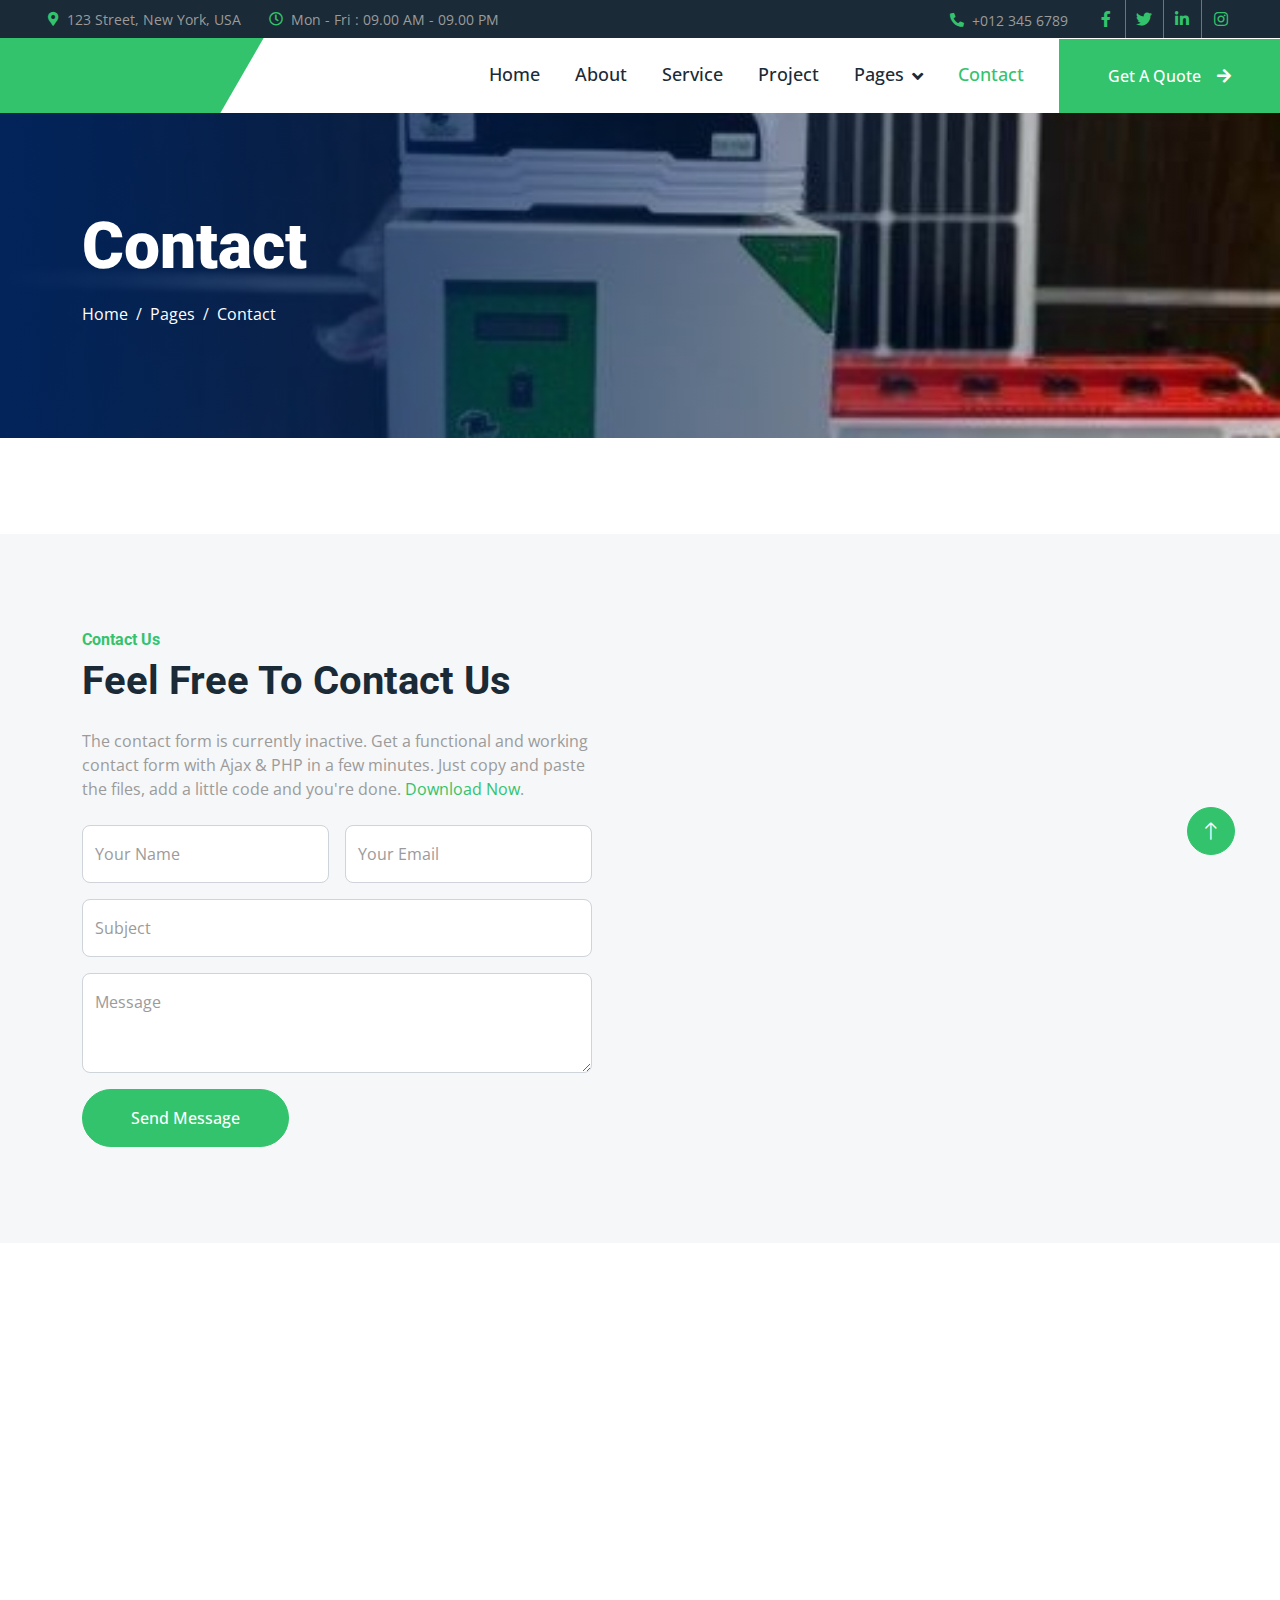
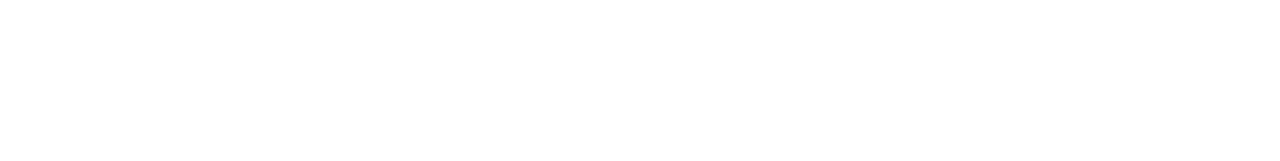
<file: contact.html>
<!DOCTYPE html>
<html lang="en">

<head>
    <meta charset="utf-8">
    <title>Solartec - Renewable Energy Website Template</title>
    <meta content="width=device-width, initial-scale=1.0" name="viewport">
    <meta content="" name="keywords">
    <meta content="" name="description">

    <!-- Favicon -->
    <link href="img/favicon.ico" rel="icon">

    <!-- Google Web Fonts -->
    <link rel="preconnect" href="https://fonts.googleapis.com">
    <link rel="preconnect" href="https://fonts.gstatic.com" crossorigin>
    <link href="https://fonts.googleapis.com/css2?family=Open+Sans:wght@400;500&family=Roboto:wght@500;700;900&display=swap" rel="stylesheet"> 

    <!-- Icon Font Stylesheet -->
    <link href="https://cdnjs.cloudflare.com/ajax/libs/font-awesome/5.10.0/css/all.min.css" rel="stylesheet">
    <link href="https://cdn.jsdelivr.net/npm/bootstrap-icons@1.4.1/font/bootstrap-icons.css" rel="stylesheet">

    <!-- Libraries Stylesheet -->
    <link href="lib/animate/animate.min.css" rel="stylesheet">
    <link href="lib/owlcarousel/assets/owl.carousel.min.css" rel="stylesheet">
    <link href="lib/lightbox/css/lightbox.min.css" rel="stylesheet">

    <!-- Customized Bootstrap Stylesheet -->
    <link href="css/bootstrap.min.css" rel="stylesheet">

    <!-- Template Stylesheet -->
    <link href="css/style.css" rel="stylesheet">
</head>

<body>
    <!-- Spinner Start -->
    <div id="spinner" class="show bg-white position-fixed translate-middle w-100 vh-100 top-50 start-50 d-flex align-items-center justify-content-center">
        <div class="spinner-border text-primary" style="width: 3rem; height: 3rem;" role="status">
            <span class="sr-only">Loading...</span>
        </div>
    </div>
    <!-- Spinner End -->


    <!-- Topbar Start -->
    <div class="container-fluid bg-dark p-0">
        <div class="row gx-0 d-none d-lg-flex">
            <div class="col-lg-7 px-5 text-start">
                <div class="h-100 d-inline-flex align-items-center me-4">
                    <small class="fa fa-map-marker-alt text-primary me-2"></small>
                    <small>123 Street, New York, USA</small>
                </div>
                <div class="h-100 d-inline-flex align-items-center">
                    <small class="far fa-clock text-primary me-2"></small>
                    <small>Mon - Fri : 09.00 AM - 09.00 PM</small>
                </div>
            </div>
            <div class="col-lg-5 px-5 text-end">
                <div class="h-100 d-inline-flex align-items-center me-4">
                    <small class="fa fa-phone-alt text-primary me-2"></small>
                    <small>+012 345 6789</small>
                </div>
                <div class="h-100 d-inline-flex align-items-center mx-n2">
                    <a class="btn btn-square btn-link rounded-0 border-0 border-end border-secondary" href=""><i class="fab fa-facebook-f"></i></a>
                    <a class="btn btn-square btn-link rounded-0 border-0 border-end border-secondary" href=""><i class="fab fa-twitter"></i></a>
                    <a class="btn btn-square btn-link rounded-0 border-0 border-end border-secondary" href=""><i class="fab fa-linkedin-in"></i></a>
                    <a class="btn btn-square btn-link rounded-0" href=""><i class="fab fa-instagram"></i></a>
                </div>
            </div>
        </div>
    </div>
    <!-- Topbar End -->


    <!-- Navbar Start -->
    <nav class="navbar navbar-expand-lg bg-white navbar-light sticky-top p-0">
        <a href="index.html" class="navbar-brand d-flex align-items-center border-end px-4 px-lg-5">
            <h2 class="m-0 text-primary">Solartec</h2>
        </a>
        <button type="button" class="navbar-toggler me-4" data-bs-toggle="collapse" data-bs-target="#navbarCollapse">
            <span class="navbar-toggler-icon"></span>
        </button>
        <div class="collapse navbar-collapse" id="navbarCollapse">
            <div class="navbar-nav ms-auto p-4 p-lg-0">
                <a href="index.html" class="nav-item nav-link">Home</a>
                <a href="about.html" class="nav-item nav-link">About</a>
                <a href="service.html" class="nav-item nav-link">Service</a>
                <a href="project.html" class="nav-item nav-link">Project</a>
                <div class="nav-item dropdown">
                    <a href="#" class="nav-link dropdown-toggle" data-bs-toggle="dropdown">Pages</a>
                    <div class="dropdown-menu bg-light m-0">
                        <a href="feature.html" class="dropdown-item">Feature</a>
                        <a href="quote.html" class="dropdown-item">Free Quote</a>
                        <a href="team.html" class="dropdown-item">Our Team</a>
                        <a href="testimonial.html" class="dropdown-item">Testimonial</a>
                        <a href="404.html" class="dropdown-item">404 Page</a>
                    </div>
                </div>
                <a href="contact.html" class="nav-item nav-link active">Contact</a>
            </div>
            <a href="" class="btn btn-primary rounded-0 py-4 px-lg-5 d-none d-lg-block">Get A Quote<i class="fa fa-arrow-right ms-3"></i></a>
        </div>
    </nav>
    <!-- Navbar End -->


    <!-- Page Header Start -->
    <div class="container-fluid page-header py-5 mb-5">
        <div class="container py-5">
            <h1 class="display-3 text-white mb-3 animated slideInDown">Contact</h1>
            <nav aria-label="breadcrumb animated slideInDown">
                <ol class="breadcrumb">
                    <li class="breadcrumb-item"><a class="text-white" href="#">Home</a></li>
                    <li class="breadcrumb-item"><a class="text-white" href="#">Pages</a></li>
                    <li class="breadcrumb-item text-white active" aria-current="page">Contact</li>
                </ol>
            </nav>
        </div>
    </div>
    <!-- Page Header End -->


    <!-- Contact Start -->
    <div class="container-fluid bg-light overflow-hidden px-lg-0" style="margin: 6rem 0;">
        <div class="container contact px-lg-0">
            <div class="row g-0 mx-lg-0">
                <div class="col-lg-6 contact-text py-5 wow fadeIn" data-wow-delay="0.5s">
                    <div class="p-lg-5 ps-lg-0">
                        <h6 class="text-primary">Contact Us</h6>
                        <h1 class="mb-4">Feel Free To Contact Us</h1>
                        <p class="mb-4">The contact form is currently inactive. Get a functional and working contact form with Ajax & PHP in a few minutes. Just copy and paste the files, add a little code and you're done. <a href="https://htmlcodex.com/contact-form">Download Now</a>.</p>
                        <form>
                            <div class="row g-3">
                                <div class="col-md-6">
                                    <div class="form-floating">
                                        <input type="text" class="form-control" id="name" placeholder="Your Name">
                                        <label for="name">Your Name</label>
                                    </div>
                                </div>
                                <div class="col-md-6">
                                    <div class="form-floating">
                                        <input type="email" class="form-control" id="email" placeholder="Your Email">
                                        <label for="email">Your Email</label>
                                    </div>
                                </div>
                                <div class="col-12">
                                    <div class="form-floating">
                                        <input type="text" class="form-control" id="subject" placeholder="Subject">
                                        <label for="subject">Subject</label>
                                    </div>
                                </div>
                                <div class="col-12">
                                    <div class="form-floating">
                                        <textarea class="form-control" placeholder="Leave a message here" id="message" style="height: 100px"></textarea>
                                        <label for="message">Message</label>
                                    </div>
                                </div>
                                <div class="col-12">
                                    <button class="btn btn-primary rounded-pill py-3 px-5" type="submit">Send Message</button>
                                </div>
                            </div>
                        </form>
                    </div>
                </div>
                <div class="col-lg-6 pe-lg-0" style="min-height: 400px;">
                    <div class="position-relative h-100">
                        <iframe class="position-absolute w-100 h-100" style="object-fit: cover;"
                        src="https://www.google.com/maps/embed?pb=!1m18!1m12!1m3!1d3001156.4288297426!2d-78.01371936852176!3d42.72876761954724!2m3!1f0!2f0!3f0!3m2!1i1024!2i768!4f13.1!3m3!1m2!1s0x4ccc4bf0f123a5a9%3A0xddcfc6c1de189567!2sNew%20York%2C%20USA!5e0!3m2!1sen!2sbd!4v1603794290143!5m2!1sen!2sbd"
                        frameborder="0" allowfullscreen="" aria-hidden="false"
                        tabindex="0"></iframe>
                    </div>
                </div>
            </div>
        </div>
    </div>
    <!-- Contact End -->


    <!-- Footer Start -->
    <div class="container-fluid bg-dark text-body footer mt-5 pt-5 wow fadeIn" data-wow-delay="0.1s">
        <div class="container py-5">
            <div class="row g-5">
                <div class="col-lg-3 col-md-6">
                    <h5 class="text-white mb-4">Address</h5>
                    <p class="mb-2"><i class="fa fa-map-marker-alt me-3"></i>123 Street, New York, USA</p>
                    <p class="mb-2"><i class="fa fa-phone-alt me-3"></i>+012 345 67890</p>
                    <p class="mb-2"><i class="fa fa-envelope me-3"></i>info@example.com</p>
                    <div class="d-flex pt-2">
                        <a class="btn btn-square btn-outline-light btn-social" href=""><i class="fab fa-twitter"></i></a>
                        <a class="btn btn-square btn-outline-light btn-social" href=""><i class="fab fa-facebook-f"></i></a>
                        <a class="btn btn-square btn-outline-light btn-social" href=""><i class="fab fa-youtube"></i></a>
                        <a class="btn btn-square btn-outline-light btn-social" href=""><i class="fab fa-linkedin-in"></i></a>
                    </div>
                </div>
                <div class="col-lg-3 col-md-6">
                    <h5 class="text-white mb-4">Quick Links</h5>
                    <a class="btn btn-link" href="">About Us</a>
                    <a class="btn btn-link" href="">Contact Us</a>
                    <a class="btn btn-link" href="">Our Services</a>
                    <a class="btn btn-link" href="">Terms & Condition</a>
                    <a class="btn btn-link" href="">Support</a>
                </div>
                <div class="col-lg-3 col-md-6">
                    <h5 class="text-white mb-4">Project Gallery</h5>
                    <div class="row g-2">
                        <div class="col-4">
                            <img class="img-fluid rounded" src="img/gallery-1.jpg" alt="">
                        </div>
                        <div class="col-4">
                            <img class="img-fluid rounded" src="img/gallery-2.jpg" alt="">
                        </div>
                        <div class="col-4">
                            <img class="img-fluid rounded" src="img/gallery-3.jpg" alt="">
                        </div>
                        <div class="col-4">
                            <img class="img-fluid rounded" src="img/gallery-4.jpg" alt="">
                        </div>
                        <div class="col-4">
                            <img class="img-fluid rounded" src="img/gallery-5.jpg" alt="">
                        </div>
                        <div class="col-4">
                            <img class="img-fluid rounded" src="img/gallery-6.jpg" alt="">
                        </div>
                    </div>
                </div>
                <div class="col-lg-3 col-md-6">
                    <h5 class="text-white mb-4">Newsletter</h5>
                    <p>Dolor amet sit justo amet elitr clita ipsum elitr est.</p>
                    <div class="position-relative mx-auto" style="max-width: 400px;">
                        <input class="form-control border-0 w-100 py-3 ps-4 pe-5" type="text" placeholder="Your email">
                        <button type="button" class="btn btn-primary py-2 position-absolute top-0 end-0 mt-2 me-2">SignUp</button>
                    </div>
                </div>
            </div>
        </div>
        <div class="container">
            <div class="copyright">
                <div class="row">
                    <div class="col-md-6 text-center text-md-start mb-3 mb-md-0">
                        &copy; <a href="#">Your Site Name</a>, All Right Reserved.
                    </div>
                    <div class="col-md-6 text-center text-md-end">
                        <!--/*** This template is free as long as you keep the footer author’s credit link/attribution link/backlink. If you'd like to use the template without the footer author’s credit link/attribution link/backlink, you can purchase the Credit Removal License from "https://htmlcodex.com/credit-removal". Thank you for your support. ***/-->
                        Designed By <a href="https://htmlcodex.com">HTML Codex</a>
                    </div>
                </div>
            </div>
        </div>
    </div>
    <!-- Footer End -->


    <!-- Back to Top -->
    <a href="#" class="btn btn-lg btn-primary btn-lg-square rounded-circle back-to-top"><i class="bi bi-arrow-up"></i></a>


    <!-- JavaScript Libraries -->
    <script src="https://code.jquery.com/jquery-3.4.1.min.js"></script>
    <script src="https://cdn.jsdelivr.net/npm/bootstrap@5.0.0/dist/js/bootstrap.bundle.min.js"></script>
    <script src="lib/wow/wow.min.js"></script>
    <script src="lib/easing/easing.min.js"></script>
    <script src="lib/waypoints/waypoints.min.js"></script>
    <script src="lib/counterup/counterup.min.js"></script>
    <script src="lib/owlcarousel/owl.carousel.min.js"></script>
    <script src="lib/isotope/isotope.pkgd.min.js"></script>
    <script src="lib/lightbox/js/lightbox.min.js"></script>

    <!-- Template Javascript -->
    <script src="js/main.js"></script>
</body>

</html>
</file>
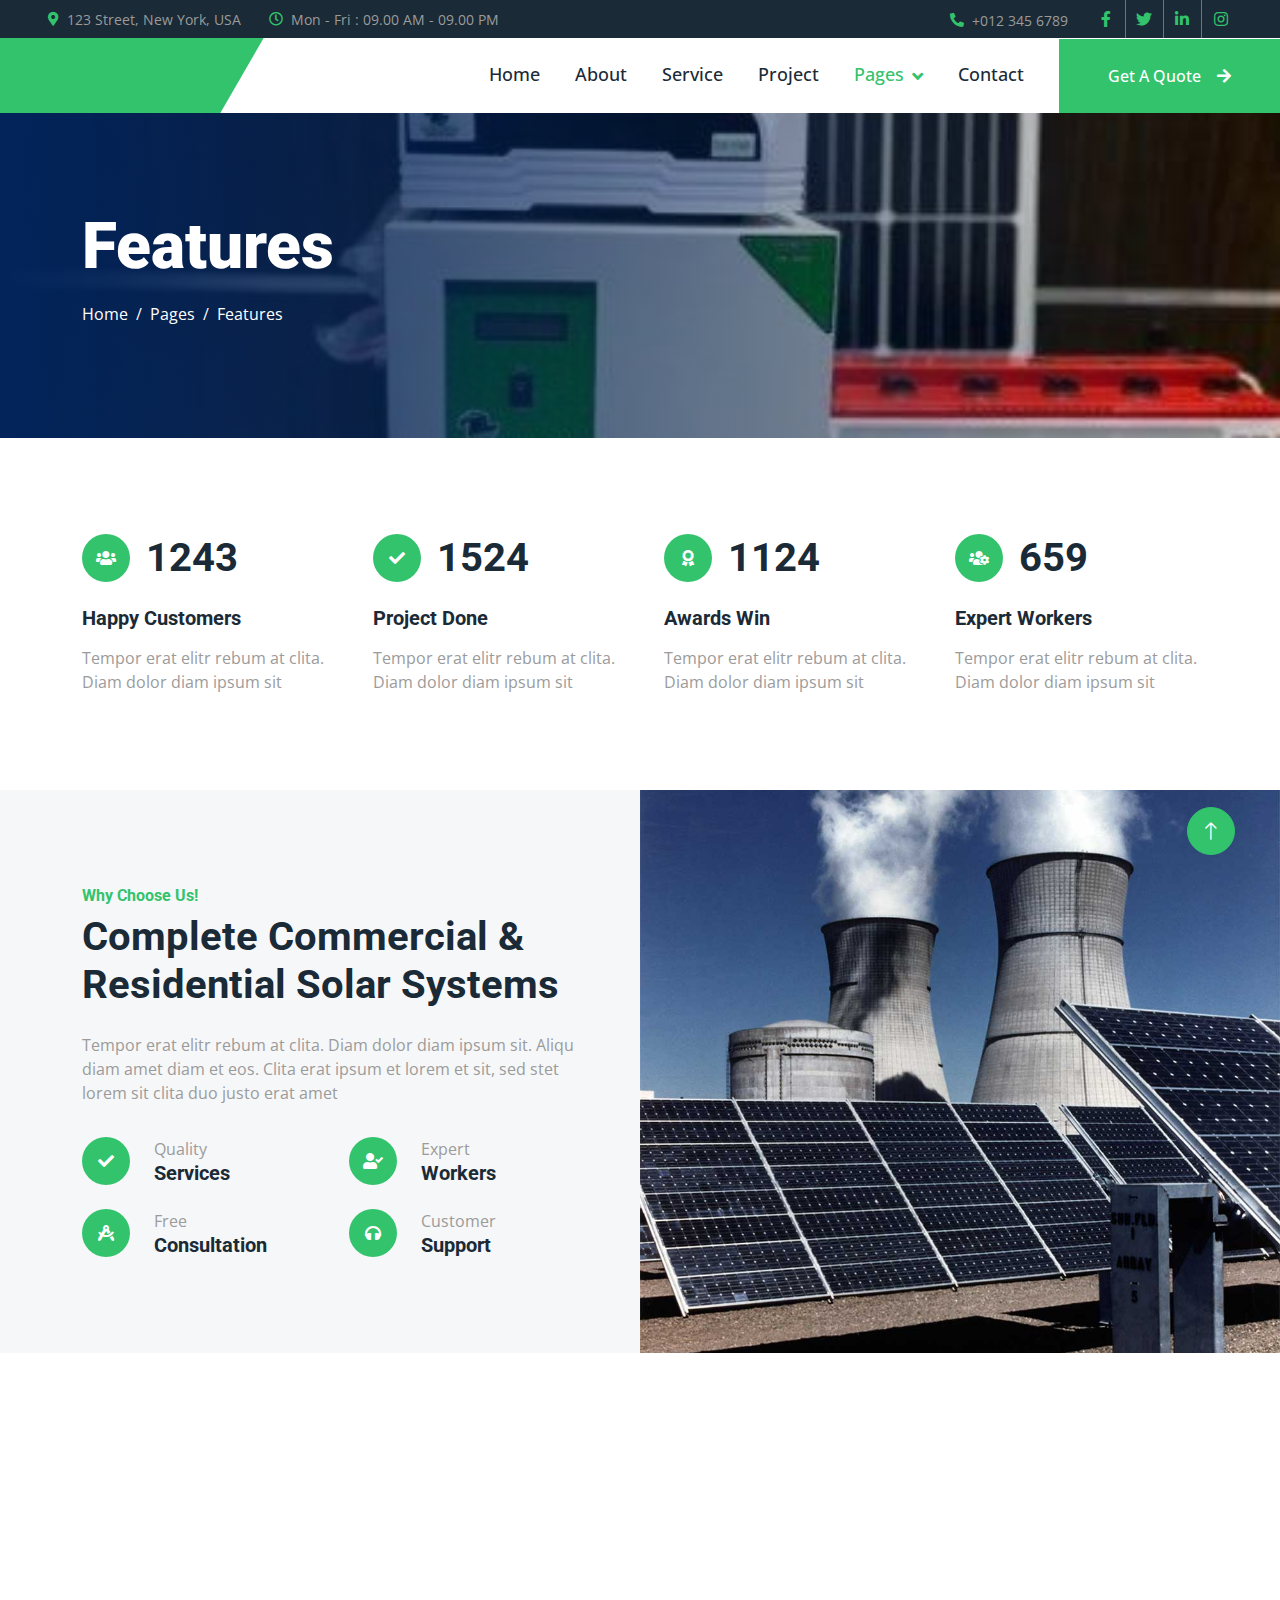
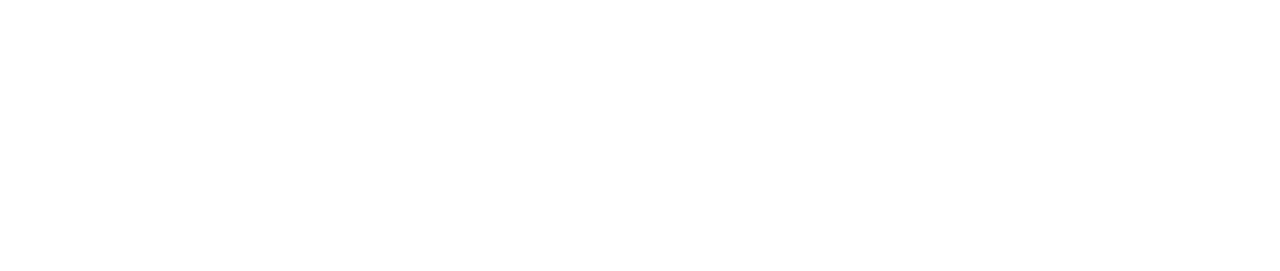
<file: feature.html>
<!DOCTYPE html>
<html lang="en">

<head>
    <meta charset="utf-8">
    <title>Solartec - Renewable Energy Website Template</title>
    <meta content="width=device-width, initial-scale=1.0" name="viewport">
    <meta content="" name="keywords">
    <meta content="" name="description">

    <!-- Favicon -->
    <link href="img/favicon.ico" rel="icon">

    <!-- Google Web Fonts -->
    <link rel="preconnect" href="https://fonts.googleapis.com">
    <link rel="preconnect" href="https://fonts.gstatic.com" crossorigin>
    <link href="https://fonts.googleapis.com/css2?family=Open+Sans:wght@400;500&family=Roboto:wght@500;700;900&display=swap" rel="stylesheet"> 

    <!-- Icon Font Stylesheet -->
    <link href="https://cdnjs.cloudflare.com/ajax/libs/font-awesome/5.10.0/css/all.min.css" rel="stylesheet">
    <link href="https://cdn.jsdelivr.net/npm/bootstrap-icons@1.4.1/font/bootstrap-icons.css" rel="stylesheet">

    <!-- Libraries Stylesheet -->
    <link href="lib/animate/animate.min.css" rel="stylesheet">
    <link href="lib/owlcarousel/assets/owl.carousel.min.css" rel="stylesheet">
    <link href="lib/lightbox/css/lightbox.min.css" rel="stylesheet">

    <!-- Customized Bootstrap Stylesheet -->
    <link href="css/bootstrap.min.css" rel="stylesheet">

    <!-- Template Stylesheet -->
    <link href="css/style.css" rel="stylesheet">
</head>

<body>
    <!-- Spinner Start -->
    <div id="spinner" class="show bg-white position-fixed translate-middle w-100 vh-100 top-50 start-50 d-flex align-items-center justify-content-center">
        <div class="spinner-border text-primary" style="width: 3rem; height: 3rem;" role="status">
            <span class="sr-only">Loading...</span>
        </div>
    </div>
    <!-- Spinner End -->


    <!-- Topbar Start -->
    <div class="container-fluid bg-dark p-0">
        <div class="row gx-0 d-none d-lg-flex">
            <div class="col-lg-7 px-5 text-start">
                <div class="h-100 d-inline-flex align-items-center me-4">
                    <small class="fa fa-map-marker-alt text-primary me-2"></small>
                    <small>123 Street, New York, USA</small>
                </div>
                <div class="h-100 d-inline-flex align-items-center">
                    <small class="far fa-clock text-primary me-2"></small>
                    <small>Mon - Fri : 09.00 AM - 09.00 PM</small>
                </div>
            </div>
            <div class="col-lg-5 px-5 text-end">
                <div class="h-100 d-inline-flex align-items-center me-4">
                    <small class="fa fa-phone-alt text-primary me-2"></small>
                    <small>+012 345 6789</small>
                </div>
                <div class="h-100 d-inline-flex align-items-center mx-n2">
                    <a class="btn btn-square btn-link rounded-0 border-0 border-end border-secondary" href=""><i class="fab fa-facebook-f"></i></a>
                    <a class="btn btn-square btn-link rounded-0 border-0 border-end border-secondary" href=""><i class="fab fa-twitter"></i></a>
                    <a class="btn btn-square btn-link rounded-0 border-0 border-end border-secondary" href=""><i class="fab fa-linkedin-in"></i></a>
                    <a class="btn btn-square btn-link rounded-0" href=""><i class="fab fa-instagram"></i></a>
                </div>
            </div>
        </div>
    </div>
    <!-- Topbar End -->


    <!-- Navbar Start -->
    <nav class="navbar navbar-expand-lg bg-white navbar-light sticky-top p-0">
        <a href="index.html" class="navbar-brand d-flex align-items-center border-end px-4 px-lg-5">
            <h2 class="m-0 text-primary">Solartec</h2>
        </a>
        <button type="button" class="navbar-toggler me-4" data-bs-toggle="collapse" data-bs-target="#navbarCollapse">
            <span class="navbar-toggler-icon"></span>
        </button>
        <div class="collapse navbar-collapse" id="navbarCollapse">
            <div class="navbar-nav ms-auto p-4 p-lg-0">
                <a href="index.html" class="nav-item nav-link">Home</a>
                <a href="about.html" class="nav-item nav-link">About</a>
                <a href="service.html" class="nav-item nav-link">Service</a>
                <a href="project.html" class="nav-item nav-link">Project</a>
                <div class="nav-item dropdown">
                    <a href="#" class="nav-link dropdown-toggle active" data-bs-toggle="dropdown">Pages</a>
                    <div class="dropdown-menu bg-light m-0">
                        <a href="feature.html" class="dropdown-item active">Feature</a>
                        <a href="quote.html" class="dropdown-item">Free Quote</a>
                        <a href="team.html" class="dropdown-item">Our Team</a>
                        <a href="testimonial.html" class="dropdown-item">Testimonial</a>
                        <a href="404.html" class="dropdown-item">404 Page</a>
                    </div>
                </div>
                <a href="contact.html" class="nav-item nav-link">Contact</a>
            </div>
            <a href="" class="btn btn-primary rounded-0 py-4 px-lg-5 d-none d-lg-block">Get A Quote<i class="fa fa-arrow-right ms-3"></i></a>
        </div>
    </nav>
    <!-- Navbar End -->


    <!-- Page Header Start -->
    <div class="container-fluid page-header py-5 mb-5">
        <div class="container py-5">
            <h1 class="display-3 text-white mb-3 animated slideInDown">Features</h1>
            <nav aria-label="breadcrumb animated slideInDown">
                <ol class="breadcrumb">
                    <li class="breadcrumb-item"><a class="text-white" href="#">Home</a></li>
                    <li class="breadcrumb-item"><a class="text-white" href="#">Pages</a></li>
                    <li class="breadcrumb-item text-white active" aria-current="page">Features</li>
                </ol>
            </nav>
        </div>
    </div>
    <!-- Page Header End -->


    <!-- Feature Start -->
    <div class="container-xxl py-5">
        <div class="container">
            <div class="row g-5">
                <div class="col-md-6 col-lg-3 wow fadeIn" data-wow-delay="0.1s">
                    <div class="d-flex align-items-center mb-4">
                        <div class="btn-lg-square bg-primary rounded-circle me-3">
                            <i class="fa fa-users text-white"></i>
                        </div>
                        <h1 class="mb-0" data-toggle="counter-up">3453</h1>
                    </div>
                    <h5 class="mb-3">Happy Customers</h5>
                    <span>Tempor erat elitr rebum at clita. Diam dolor diam ipsum sit</span>
                </div>
                <div class="col-md-6 col-lg-3 wow fadeIn" data-wow-delay="0.3s">
                    <div class="d-flex align-items-center mb-4">
                        <div class="btn-lg-square bg-primary rounded-circle me-3">
                            <i class="fa fa-check text-white"></i>
                        </div>
                        <h1 class="mb-0" data-toggle="counter-up">4234</h1>
                    </div>
                    <h5 class="mb-3">Project Done</h5>
                    <span>Tempor erat elitr rebum at clita. Diam dolor diam ipsum sit</span>
                </div>
                <div class="col-md-6 col-lg-3 wow fadeIn" data-wow-delay="0.5s">
                    <div class="d-flex align-items-center mb-4">
                        <div class="btn-lg-square bg-primary rounded-circle me-3">
                            <i class="fa fa-award text-white"></i>
                        </div>
                        <h1 class="mb-0" data-toggle="counter-up">3123</h1>
                    </div>
                    <h5 class="mb-3">Awards Win</h5>
                    <span>Tempor erat elitr rebum at clita. Diam dolor diam ipsum sit</span>
                </div>
                <div class="col-md-6 col-lg-3 wow fadeIn" data-wow-delay="0.7s">
                    <div class="d-flex align-items-center mb-4">
                        <div class="btn-lg-square bg-primary rounded-circle me-3">
                            <i class="fa fa-users-cog text-white"></i>
                        </div>
                        <h1 class="mb-0" data-toggle="counter-up">1831</h1>
                    </div>
                    <h5 class="mb-3">Expert Workers</h5>
                    <span>Tempor erat elitr rebum at clita. Diam dolor diam ipsum sit</span>
                </div>
            </div>
        </div>
    </div>
    <!-- Feature Start -->


    <!-- Feature Start -->
    <div class="container-fluid bg-light overflow-hidden my-5 px-lg-0">
        <div class="container feature px-lg-0">
            <div class="row g-0 mx-lg-0">
                <div class="col-lg-6 feature-text py-5 wow fadeIn" data-wow-delay="0.1s">
                    <div class="p-lg-5 ps-lg-0">
                        <h6 class="text-primary">Why Choose Us!</h6>
                        <h1 class="mb-4">Complete Commercial & Residential Solar Systems</h1>
                        <p class="mb-4 pb-2">Tempor erat elitr rebum at clita. Diam dolor diam ipsum sit. Aliqu diam amet diam et eos. Clita erat ipsum et lorem et sit, sed stet lorem sit clita duo justo erat amet</p>
                        <div class="row g-4">
                            <div class="col-6">
                                <div class="d-flex align-items-center">
                                    <div class="btn-lg-square bg-primary rounded-circle">
                                        <i class="fa fa-check text-white"></i>
                                    </div>
                                    <div class="ms-4">
                                        <p class="mb-0">Quality</p>
                                        <h5 class="mb-0">Services</h5>
                                    </div>
                                </div>
                            </div>
                            <div class="col-6">
                                <div class="d-flex align-items-center">
                                    <div class="btn-lg-square bg-primary rounded-circle">
                                        <i class="fa fa-user-check text-white"></i>
                                    </div>
                                    <div class="ms-4">
                                        <p class="mb-0">Expert</p>
                                        <h5 class="mb-0">Workers</h5>
                                    </div>
                                </div>
                            </div>
                            <div class="col-6">
                                <div class="d-flex align-items-center">
                                    <div class="btn-lg-square bg-primary rounded-circle">
                                        <i class="fa fa-drafting-compass text-white"></i>
                                    </div>
                                    <div class="ms-4">
                                        <p class="mb-0">Free</p>
                                        <h5 class="mb-0">Consultation</h5>
                                    </div>
                                </div>
                            </div>
                            <div class="col-6">
                                <div class="d-flex align-items-center">
                                    <div class="btn-lg-square bg-primary rounded-circle">
                                        <i class="fa fa-headphones text-white"></i>
                                    </div>
                                    <div class="ms-4">
                                        <p class="mb-0">Customer</p>
                                        <h5 class="mb-0">Support</h5>
                                    </div>
                                </div>
                            </div>
                        </div>
                    </div>
                </div>
                <div class="col-lg-6 pe-lg-0 wow fadeIn" data-wow-delay="0.5s" style="min-height: 400px;">
                    <div class="position-relative h-100">
                        <img class="position-absolute img-fluid w-100 h-100" src="img/feature.jpg" style="object-fit: cover;" alt="">
                    </div>
                </div>
            </div>
        </div>
    </div>
    <!-- Feature End -->
        

    <!-- Footer Start -->
    <div class="container-fluid bg-dark text-body footer pt-5 wow fadeIn" data-wow-delay="0.1s" style="margin-top: 6rem;">
        <div class="container py-5">
            <div class="row g-5">
                <div class="col-lg-3 col-md-6">
                    <h5 class="text-white mb-4">Address</h5>
                    <p class="mb-2"><i class="fa fa-map-marker-alt me-3"></i>123 Street, New York, USA</p>
                    <p class="mb-2"><i class="fa fa-phone-alt me-3"></i>+012 345 67890</p>
                    <p class="mb-2"><i class="fa fa-envelope me-3"></i>info@example.com</p>
                    <div class="d-flex pt-2">
                        <a class="btn btn-square btn-outline-light btn-social" href=""><i class="fab fa-twitter"></i></a>
                        <a class="btn btn-square btn-outline-light btn-social" href=""><i class="fab fa-facebook-f"></i></a>
                        <a class="btn btn-square btn-outline-light btn-social" href=""><i class="fab fa-youtube"></i></a>
                        <a class="btn btn-square btn-outline-light btn-social" href=""><i class="fab fa-linkedin-in"></i></a>
                    </div>
                </div>
                <div class="col-lg-3 col-md-6">
                    <h5 class="text-white mb-4">Quick Links</h5>
                    <a class="btn btn-link" href="">About Us</a>
                    <a class="btn btn-link" href="">Contact Us</a>
                    <a class="btn btn-link" href="">Our Services</a>
                    <a class="btn btn-link" href="">Terms & Condition</a>
                    <a class="btn btn-link" href="">Support</a>
                </div>
                <div class="col-lg-3 col-md-6">
                    <h5 class="text-white mb-4">Project Gallery</h5>
                    <div class="row g-2">
                        <div class="col-4">
                            <img class="img-fluid rounded" src="img/gallery-1.jpg" alt="">
                        </div>
                        <div class="col-4">
                            <img class="img-fluid rounded" src="img/gallery-2.jpg" alt="">
                        </div>
                        <div class="col-4">
                            <img class="img-fluid rounded" src="img/gallery-3.jpg" alt="">
                        </div>
                        <div class="col-4">
                            <img class="img-fluid rounded" src="img/gallery-4.jpg" alt="">
                        </div>
                        <div class="col-4">
                            <img class="img-fluid rounded" src="img/gallery-5.jpg" alt="">
                        </div>
                        <div class="col-4">
                            <img class="img-fluid rounded" src="img/gallery-6.jpg" alt="">
                        </div>
                    </div>
                </div>
                <div class="col-lg-3 col-md-6">
                    <h5 class="text-white mb-4">Newsletter</h5>
                    <p>Dolor amet sit justo amet elitr clita ipsum elitr est.</p>
                    <div class="position-relative mx-auto" style="max-width: 400px;">
                        <input class="form-control border-0 w-100 py-3 ps-4 pe-5" type="text" placeholder="Your email">
                        <button type="button" class="btn btn-primary py-2 position-absolute top-0 end-0 mt-2 me-2">SignUp</button>
                    </div>
                </div>
            </div>
        </div>
        <div class="container">
            <div class="copyright">
                <div class="row">
                    <div class="col-md-6 text-center text-md-start mb-3 mb-md-0">
                        &copy; <a href="#">Your Site Name</a>, All Right Reserved.
                    </div>
                    <div class="col-md-6 text-center text-md-end">
                        <!--/*** This template is free as long as you keep the footer author’s credit link/attribution link/backlink. If you'd like to use the template without the footer author’s credit link/attribution link/backlink, you can purchase the Credit Removal License from "https://htmlcodex.com/credit-removal". Thank you for your support. ***/-->
                        Designed By <a href="https://htmlcodex.com">HTML Codex</a>
                    </div>
                </div>
            </div>
        </div>
    </div>
    <!-- Footer End -->


    <!-- Back to Top -->
    <a href="#" class="btn btn-lg btn-primary btn-lg-square rounded-circle back-to-top"><i class="bi bi-arrow-up"></i></a>


    <!-- JavaScript Libraries -->
    <script src="https://code.jquery.com/jquery-3.4.1.min.js"></script>
    <script src="https://cdn.jsdelivr.net/npm/bootstrap@5.0.0/dist/js/bootstrap.bundle.min.js"></script>
    <script src="lib/wow/wow.min.js"></script>
    <script src="lib/easing/easing.min.js"></script>
    <script src="lib/waypoints/waypoints.min.js"></script>
    <script src="lib/counterup/counterup.min.js"></script>
    <script src="lib/owlcarousel/owl.carousel.min.js"></script>
    <script src="lib/isotope/isotope.pkgd.min.js"></script>
    <script src="lib/lightbox/js/lightbox.min.js"></script>

    <!-- Template Javascript -->
    <script src="js/main.js"></script>
</body>

</html>
</file>
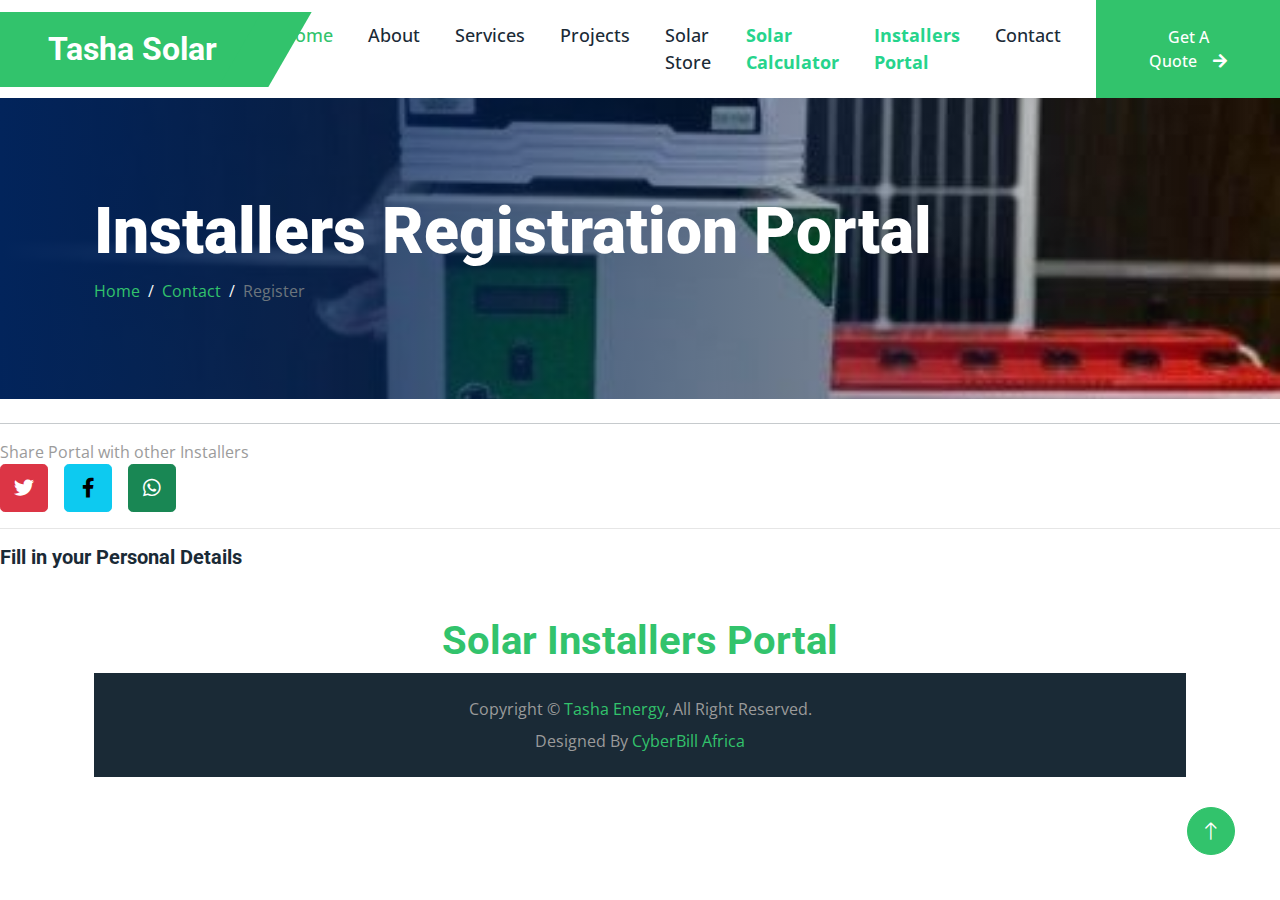
<file: installers_portal.html>
<!DOCTYPE html>
<html lang="en">
<head>
    <meta charset="UTF-8">
    <meta name="viewport" content="width=device-width, initial-scale=1.0">
    <title>Installers Portal</title>
    <meta content="Solar inverter systems, renewable energy, solar panels, clean energy solutions" name="keywords">
    <meta content="Tasha Solar provides cutting-edge solar inverter systems and renewable energy solutions to power your home and business efficiently." name="description">
    <meta property="og:title" content="Solar Calculator: How much will it Cost you to Power your House? Find out!">
    <meta property="og:description"content="Find out Cost of Solar Inverter System for your energy need">
    <meta property="og:image" content="https://cyberbillafrica.github.io/artisanshub/img/solar-calc.jpeg" />
    <meta property="og:image:type" content="image/jpeg" />
    <meta property="og:image:width" content="1200" />
    <meta property="og:image:height" content="630" />
    <meta property="og:url" content="https://cyberbillafrica.github.io/artisanshub/solar.html" />
    <meta property="og:type" content="website" />
    
    <!-- Twitter Card Meta Tags -->
    <meta name="twitter:card" content="summary_large_image" />
    <meta name="twitter:title" content="Solar Calculator: How much will it Cost you to Power your House? Find out!" />
    <meta name="twitter:description" content="Calculate Your Solar Power System Requirement and Cost" />
    <meta name="twitter:image" content="https://cyberbillafrica.github.io/artisanshub/img/solar-calc.jpeg" />

    <link rel="stylesheet" href="https://cdnjs.cloudflare.com/ajax/libs/bootstrap/5.3.0/css/bootstrap.min.css">
   <!-- Favicon -->
    <link href="img/tasha-logo.jpeg" rel="icon">

    <!-- Google Web Fonts -->
    <link rel="preconnect" href="https://fonts.googleapis.com">
    <link rel="preconnect" href="https://fonts.gstatic.com" crossorigin>
    <link href="https://fonts.googleapis.com/css2?family=Open+Sans:wght@400;500&family=Roboto:wght@500;700;900&display=swap" rel="stylesheet"> 

    <!-- Icon Font Stylesheet -->
    <link href="https://cdnjs.cloudflare.com/ajax/libs/font-awesome/5.10.0/css/all.min.css" rel="stylesheet">
    <link href="https://cdn.jsdelivr.net/npm/bootstrap-icons@1.4.1/font/bootstrap-icons.css" rel="stylesheet">

    <!-- Libraries Stylesheet --
    <link href="lib/animate/animate.min.css" rel="stylesheet">
    <link href="lib/owlcarousel/assets/owl.carousel.min.css" rel="stylesheet">
    <link href="lib/lightbox/css/lightbox.min.css" rel="stylesheet">

    <!-- Customized Bootstrap Stylesheet -->
    <link href="css/bootstrap.min.css" rel="stylesheet">

    <!-- Template Stylesheet -->
    <link href="css/style.css" rel="stylesheet">
</head>

<body>
    <!-- Navbar Start -->
    <nav class="navbar navbar-expand-lg bg-white navbar-light sticky-top p-0">
        <a href="index.html" class="navbar-brand d-flex align-items-center border-end px-4 px-lg-5">
            <h2 class="m-0 text-white">Tasha Solar</h2>
        </a>
        <button type="button" class="navbar-toggler me-4" data-bs-toggle="collapse" data-bs-target="#navbarCollapse">
            <span class="navbar-toggler-icon"></span>
        </button>
        <div class="collapse navbar-collapse" id="navbarCollapse">
            <div class="navbar-nav ms-auto p-4 p-lg-0">
                <a href="index.html" class="nav-item nav-link active">Home</a>
                <a href="about.html" class="nav-item nav-link">About</a>
                <a href="service.html" class="nav-item nav-link">Services</a>
                <a href="project.html" class="nav-item nav-link">Projects</a>
                <a href="solar-store.html" class="nav-item nav-link">Solar Store</a>
                <a href="solar-calculator.html" class="nav-item nav-link" style="font-weight: bold; color: #26d48c;">Solar Calculator</a>
                <a href="installers_portal.html" class="nav-item nav-link" style="font-weight: bold; color: #26d48c;">Installers Portal</a>
                <a href="contact.html" class="nav-item nav-link">Contact</a>
            </div>
            <a href="index.html/#quote" class="btn btn-primary rounded-0 py-4 px-lg-5 d-none d-lg-block">Get A Quote<i class="fa fa-arrow-right ms-3"></i></a>
        </div>
    </nav>
    <!-- Navbar End -->

<!-- Page Header Start -->
    <div class="container-fluid page-header py-5 mb-3 wow fadeIn" data-wow-delay="0.1s">
        <div class="container py-5">
            <h3 class="display-3 text-white animated slideInRight">Installers Registration Portal</h3>
            <nav aria-label="breadcrumb">
                <ol class="breadcrumb animated slideInRight mb-0">
                    <li class="breadcrumb-item"><a href="#">Home</a></li>
                    <li class="breadcrumb-item"><a href="contact.html">Contact</a></li>
                    <li class="breadcrumb-item active" aria-current="page">Register</li>
                </ol>
            </nav>
        </div>
    </div>
    <!-- Page Header End -->

    <!-- Share News Start-->
<hr
<h6 class="mt-4 mb-3 text-dark text-uppercase font-weight-bold">Share Portal with other Installers</h6>
<div class="d-flex justify-content-start">
    <a class="btn btn-lg btn-danger btn-lg-square me-3" id="twitter-share" target="_blank">
        <i class="fab fa-twitter"></i>
    </a>
    <a class="btn btn-lg btn-info btn-lg-square me-3" id="facebook-share" target="_blank">
        <i class="fab fa-facebook-f"></i>
    </a>
    <a class="btn btn-lg btn-success btn-lg-square" id="whatsapp-share" target="_blank">
        <i class="fab fa-whatsapp"></i>
    </a>
</div>
<hr>
<script>
    // Get the current page URL
    const pageUrl = encodeURIComponent(window.location.href);

    // Update share links dynamically
     document.getElementById("twitter-share").href = 
    `https://twitter.com/intent/tweet?url=${pageUrl}&text=Check%20out%20how%20much%20it%20will%20cost%20you%20to%20power%20your%20house%20or%20office%20with%20Solar%20Power%20System`;

     document.getElementById("facebook-share").href = 
    `https://www.facebook.com/sharer/sharer.php?u=${pageUrl}`;

     document.getElementById("whatsapp-share").href = 
    `https://api.whatsapp.com/send?text=Check%20out%20how%20much%20it%20will%20cost%20you%20to%20power%20your%20house%20or%20office%20with%20Solar%20Power%20System:%20${pageUrl}`;
</script>
<!-- Share News End-->
        
        <!-- User Details Section -->
        <h5>Fill in your Personal Details</h5><div id="user-details" class="mb-4">
            




    <div class="container mt-5">
        <h1 class="text-center text-primary">Solar Installers Portal</h1>
                        
<!-- Copyright Start -->
    <div class="container-fluid copyright bg-dark py-4">
        <div class="container text-center">
            <p class="mb-2">Copyright &copy; <a class="fw-semi-bold" href="index.html">Tasha Energy</a>, All Right Reserved.</p>
            <!--/*** This template is free as long as you keep the footer author’s credit link/attribution link/backlink. If you'd like to use the template without the footer author’s credit link/attribution link/backlink, you can purchase the Credit Removal License from "https://htmlcodex.com/credit-removal". Thank you for your support. ***/-->
            <p class="mb-0">Designed By <a class="fw-semi-bold" href="https://htmlcodex.com">CyberBill Africa</a></p>
        </div>
    </div>
    <!-- Copyright End -->

    <!-- Back to Top -->
    <a href="#" class="btn btn-lg btn-primary btn-lg-square rounded-circle back-to-top"><i class="bi bi-arrow-up"></i></a>

    <script src="https://cdn.jsdelivr.net/npm/bootstrap@5.3.0/dist/js/bootstrap.bundle.min.js"></script>
</body>
</html>
</file>
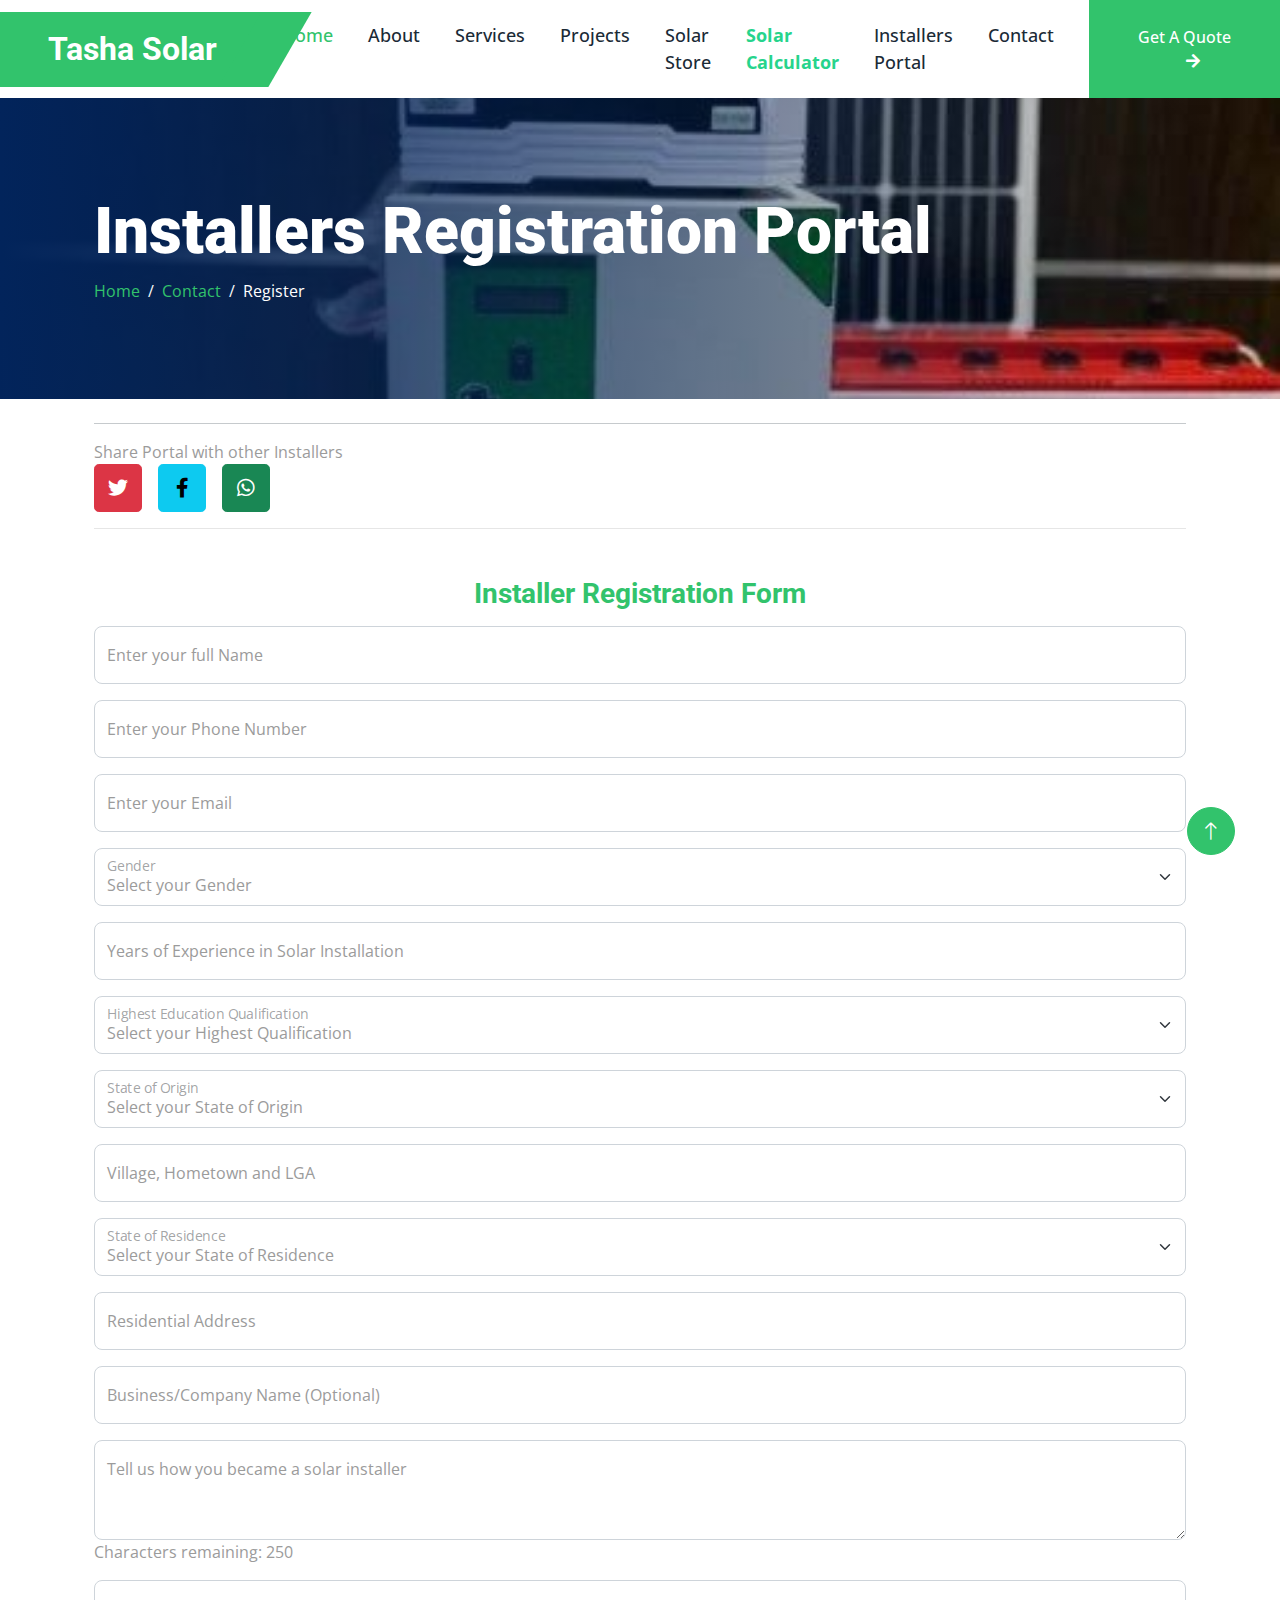
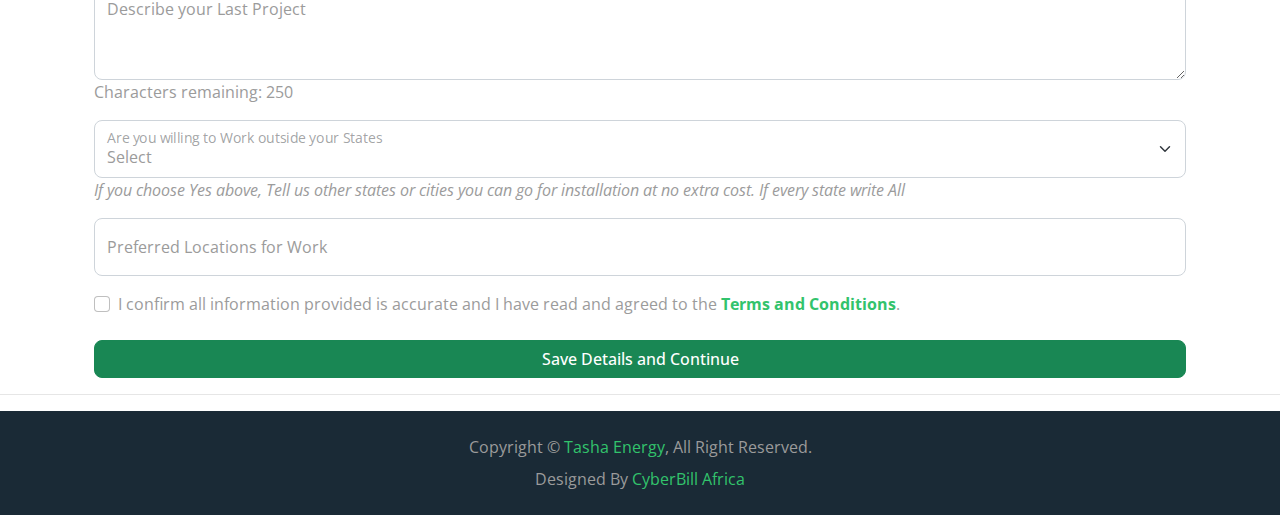
<file: installers_reg.html>
<!DOCTYPE html>
<html lang="en">
<head>
    <meta charset="UTF-8">
    <meta name="viewport" content="width=device-width, initial-scale=1.0">
    <title>Installers Registration Portal</title>
    <meta content="Solar inverter systems, renewable energy, solar panels, clean energy solutions" name="keywords">
    <meta content="Tasha Solar provides cutting-edge solar inverter systems and renewable energy solutions to power your home and business efficiently." name="description">
    <meta property="og:title" content="Solar Calculator: How much will it Cost you to Power your House? Find out!">
    <meta property="og:description"content="Find out Cost of Solar Inverter System for your energy need">
    <meta property="og:image" content="https://cyberbillafrica.github.io/artisanshub/img/solar-calc.jpeg" />
    <meta property="og:image:type" content="image/jpeg" />
    <meta property="og:image:width" content="1200" />
    <meta property="og:image:height" content="630" />
    <meta property="og:url" content="https://cyberbillafrica.github.io/artisanshub/solar.html" />
    <meta property="og:type" content="website" />
    
    <!-- Twitter Card Meta Tags -->
    <meta name="twitter:card" content="summary_large_image" />
    <meta name="twitter:title" content="Solar Calculator: How much will it Cost you to Power your House? Find out!" />
    <meta name="twitter:description" content="Calculate Your Solar Power System Requirement and Cost" />
    <meta name="twitter:image" content="https://cyberbillafrica.github.io/artisanshub/img/solar-calc.jpeg" />

    <link rel="stylesheet" href="https://cdnjs.cloudflare.com/ajax/libs/bootstrap/5.3.0/css/bootstrap.min.css">
   <!-- Favicon -->
    <link href="img/tasha-logo.jpeg" rel="icon">

    <!-- Google Web Fonts -->
    <link rel="preconnect" href="https://fonts.googleapis.com">
    <link rel="preconnect" href="https://fonts.gstatic.com" crossorigin>
    <link href="https://fonts.googleapis.com/css2?family=Open+Sans:wght@400;500&family=Roboto:wght@500;700;900&display=swap" rel="stylesheet"> 

    <!-- Icon Font Stylesheet -->
    <link href="https://cdnjs.cloudflare.com/ajax/libs/font-awesome/5.10.0/css/all.min.css" rel="stylesheet">
    <link href="https://cdn.jsdelivr.net/npm/bootstrap-icons@1.4.1/font/bootstrap-icons.css" rel="stylesheet">

    <!-- Customized Bootstrap Stylesheet -->
    <link href="css/bootstrap.min.css" rel="stylesheet">

    <!-- Template Stylesheet -->
    <link href="css/style.css" rel="stylesheet">

<script>
        function showUploadInstructions() {
            // Hide the form after submission
            document.getElementById('registrationForm').style.display = 'none';
            
            // Show the success message and upload instructions
            document.getElementById('uploadInstructions').style.display = 'block';
        }
</script>
</head>

<body>
    <!-- Navbar Start -->
    <nav class="navbar navbar-expand-lg bg-white navbar-light sticky-top p-0">
        <a href="index.html" class="navbar-brand d-flex align-items-center border-end px-4 px-lg-5">
            <h2 class="m-0 text-white">Tasha Solar</h2>
        </a>
        <button type="button" class="navbar-toggler me-4" data-bs-toggle="collapse" data-bs-target="#navbarCollapse">
            <span class="navbar-toggler-icon"></span>
        </button>
        <div class="collapse navbar-collapse" id="navbarCollapse">
            <div class="navbar-nav ms-auto p-4 p-lg-0">
                <a href="index.html" class="nav-item nav-link active">Home</a>
                <a href="about.html" class="nav-item nav-link">About</a>
                <a href="service.html" class="nav-item nav-link">Services</a>
                <a href="project.html" class="nav-item nav-link">Projects</a>
                <a href="solar-store.html" class="nav-item nav-link">Solar Store</a>
                <a href="solar-calculator.html" class="nav-item nav-link" style="font-weight: bold; color: #26d48c;">Solar Calculator</a>
                <a href="installers_portal.html" class="nav-item nav-link">Installers Portal</a>
                <a href="contact.html" class="nav-item nav-link">Contact</a>
            </div>
            <a href="index.html/#quote" class="btn btn-primary rounded-0 py-4 px-lg-5 d-none d-lg-block">Get A Quote<i class="fa fa-arrow-right ms-3"></i></a>
        </div>
    </nav>
    <!-- Navbar End -->

<!-- Page Header Start -->
    <div class="container-fluid page-header py-5 mb-3 wow fadeIn" data-wow-delay="0.1s">
        <div class="container py-5">
            <h3 class="display-3 text-white animated slideInRight">Installers Registration Portal</h3>
            <nav aria-label="breadcrumb">
                <ol class="breadcrumb animated slideInRight mb-0">
                    <li class="breadcrumb-item"><a href="#">Home</a></li>
                    <li class="breadcrumb-item"><a href="contact.html">Contact</a></li>
                    <li class="breadcrumb-item text-white active" aria-current="page">Register</li>
                </ol>
            </nav>
        </div>
    </div>
    <!-- Page Header End -->

    <!-- Share News Start-->
<div class="container">
    <hr
<h6 class="mt-4 mb-3 text-dark text-uppercase font-weight-bold">Share Portal with other Installers</h6>
<div class="d-flex justify-content-start">
    <a class="btn btn-lg btn-danger btn-lg-square me-3" id="twitter-share" target="_blank">
        <i class="fab fa-twitter"></i>
    </a>
    <a class="btn btn-lg btn-info btn-lg-square me-3" id="facebook-share" target="_blank">
        <i class="fab fa-facebook-f"></i>
    </a>
    <a class="btn btn-lg btn-success btn-lg-square" id="whatsapp-share" target="_blank">
        <i class="fab fa-whatsapp"></i>
    </a>
</div>
<hr>
    
<script>
    // Get the current page URL
    const pageUrl = encodeURIComponent(window.location.href);

    // Update share links dynamically
     document.getElementById("twitter-share").href = 
    `https://twitter.com/intent/tweet?url=${pageUrl}&text=Check%20out%20how%20much%20it%20will%20cost%20you%20to%20power%20your%20house%20or%20office%20with%20Solar%20Power%20System`;

     document.getElementById("facebook-share").href = 
    `https://www.facebook.com/sharer/sharer.php?u=${pageUrl}`;

     document.getElementById("whatsapp-share").href = 
    `https://api.whatsapp.com/send?text=Check%20out%20how%20much%20it%20will%20cost%20you%20to%20power%20your%20house%20or%20office%20with%20Solar%20Power%20System:%20${pageUrl}`;
</script>
</div>
<!-- Share News End-->
        
        <!-- User Details Section -->
        

    <div class="container mt-5">
        <h3 class="text-center text-primary">Installer Registration Form</h3>
       <form id="registrationForm" action="#" method="POST" onsubmit="showUploadInstructions(); return false;">
           
           <!-- <form id="registrationForm" action="https://script.google.com/macros/s/YOUR_SCRIPT_ID/exec" method="post"> -->
            
            <!-- Full Name -->
            <div class="form-floating mt-3">
                <input type="text" class="form-control" id="userName" name="name" placeholder="Enter your Name" required>
                <label for="userName">Enter your full Name</label>
            </div>
            
            <!-- Phone Number -->
            <div class="form-floating mt-3">
                <input type="tel" class="form-control" id="userPhone" name="phone" placeholder="Enter your Phone Number" required>
                <label for="userPhone">Enter your Phone Number</label>
            </div>

            <!-- Email Address -->
            <div class="form-floating mt-3">
                <input type="email" class="form-control" id="userEmail" name="email" placeholder="Enter your Email" required>
                <label for="userEmail">Enter your Email</label>
            </div>
            <div class="form-floating mt-3">
    <select class="form-select" id="userGender" name="gender" required>
        <option value="" disabled selected>Select your Gender</option>
        <option value="Male">Male</option>
        <option value="Female">Female</option>
    </select>
    <label for="userGender">Gender</label>
            </div>


            <!-- Years of Experience -->
            <div class="form-floating mt-3">
                <input type="number" class="form-control" id="userExperience" name="experience" placeholder="Enter your Years of Experience" required>
                <label for="userExperience">Years of Experience in Solar Installation</label>
            </div>

            <div class="form-floating mt-3">
    <select class="form-select" id="userEducation" name="education" required>
        <option value="" disabled selected>Select your Highest Qualification</option>
        <option value="No Formal Education">No Formal Education</option>
        <option value="Primary School">Primary School</option>
        <option value="Secondary School">Secondary School</option>
        <option value="OND">OND</option>
        <option value="HND">HND</option>
        <option value="Degree">Degree</option>
    </select>
    <label for="userEducation">Highest Education Qualification</label>
    </div>
            <!-- State of Origin -->
            <div class="form-floating mt-3">
 <select class="form-select" id="userOrigin" name="stateOfOrigin" required>
<option value="" disabled selected>Select your State of Origin</option>
<option value="Abia">Abia</option>
<option value="Adamawa">Adamawa</option>
<option value="Akwa Ibom">Akwa Ibom</option>
<option value="Anambra">Anambra</option>
<option value="Bauchi">Bauchi</option>
<option value="Bayelsa">Bayelsa</option>
<option value="Benue">Benue</option>
<option value="Borno">Borno</option>
<option value="Cross River">Cross River</option>
<option value="Delta">Delta</option>
<option value="Ebonyi">Ebonyi</option>
<option value="Edo">Edo</option>
<option value="Ekiti">Ekiti</option>
<option value="Enugu">Enugu</option>
<option value="Gombe">Gombe</option>
<option value="Imo">Imo</option>
<option value="Jigawa">Jigawa</option>
<option value="Kaduna">Kaduna</option>
<option value="Kano">Kano</option>
<option value="Katsina">Katsina</option>
<option value="Kebbi">Kebbi</option>
<option value="Kogi">Kogi</option>
<option value="Kwara">Kwara</option>
<option value="Lagos">Lagos</option>
<option value="Nasarawa">Nasarawa</option>
<option value="Niger">Niger</option>
<option value="Ogun">Ogun</option>
<option value="Ondo">Ondo</option>
<option value="Osun">Osun</option>
<option value="Oyo">Oyo</option>
<option value="Plateau">Plateau</option>
<option value="Rivers">Rivers</option>
<option value="Sokoto">Sokoto</option>
<option value="Taraba">Taraba</option>
<option value="Yobe">Yobe</option>
<option value="Zamfara">Zamfara</option>
<option value="FCT">FCT</option>
</select>
     <label for="userOrigin">State of Origin</label>
            </div>
            
<div class="form-floating mt-3">
    <input type="text" class="form-control" id="userAddress" name="address" placeholder="Enter your Village, Hometown and LGA" required>
       <label for="userLocation">Village, Hometown and LGA</label>
</div>
            
            <!-- State of Residence -->
    <div class="form-floating mt-3">
  <select class="form-select" id="userResidence" name="stateOfResidence" required>
<option value="" disabled selected>Select your State of Residence</option>
<option value="Abia">Abia</option>
<option value="Adamawa">Adamawa</option>
<option value="Akwa Ibom">Akwa Ibom</option>
<option value="Anambra">Anambra</option>
<option value="Bauchi">Bauchi</option>
<option value="Bayelsa">Bayelsa</option>
<option value="Benue">Benue</option>
<option value="Borno">Borno</option>
<option value="Cross River">Cross River</option>
<option value="Delta">Delta</option>
<option value="Ebonyi">Ebonyi</option>
<option value="Edo">Edo</option>
<option value="Ekiti">Ekiti</option>
<option value="Enugu">Enugu</option>
<option value="Gombe">Gombe</option>
<option value="Imo">Imo</option>
<option value="Jigawa">Jigawa</option>
<option value="Kaduna">Kaduna</option>
<option value="Kano">Kano</option>
<option value="Katsina">Katsina</option>
<option value="Kebbi">Kebbi</option>
<option value="Kogi">Kogi</option>
<option value="Kwara">Kwara</option>
<option value="Lagos">Lagos</option>
<option value="Nasarawa">Nasarawa</option>
<option value="Niger">Niger</option>
<option value="Ogun">Ogun</option>
<option value="Ondo">Ondo</option>
<option value="Osun">Osun</option>
<option value="Oyo">Oyo</option>
<option value="Plateau">Plateau</option>
<option value="Rivers">Rivers</option>
<option value="Sokoto">Sokoto</option>
<option value="Taraba">Taraba</option>
<option value="Yobe">Yobe</option>
<option value="Zamfara">Zamfara</option>
<option value="FCT">FCT</option>
</select>
                <label for="userResidence">State of Residence</label>
            </div>

        <!-- Home Address -->
            <div class="form-floating mt-3">
                <input type="text" class="form-control" id="userAddress" name="address" placeholder="Enter your Home Address" required>
                <label for="userAddress">Residential Address</label>
            </div>
            
            <!-- Business/Company Name (Optional) -->
            <div class="form-floating mt-3">
                <input type="text" class="form-control" id="userBusiness" name="business" placeholder="Enter your Business/Company Name">
                <label for="userBusiness">Business/Company Name (Optional)</label>
            </div>

            
<div class="form-floating mt-3">
    <textarea class="form-control" id="userAbout" name="about" placeholder="Brief Info About how you became a solar installer" style="height: 100px;"></textarea>
    <label for="userAbout">Tell us how you became a solar installer</label>
    <p>Characters remaining: <span id="charCount">250</span></p>
</div>

<script>
const textarea = document.getElementById('userAbout');
const charCount = document.getElementById('charCount');
const maxChars = 250;

textarea.addEventListener('input', () => {
    const currentLength = textarea.value.length;
    const remainingChars = maxChars - currentLength;
    charCount.textContent = remainingChars;

    if (remainingChars < 0) {
        charCount.style.color = 'red'; // Optionally change color when limit is exceeded
        textarea.value = textarea.value.substring(0, maxChars); // Truncate excess input
        charCount.textContent = 0; // Display 0 when limit is exceeded
    } else {
        charCount.style.color = 'black'; // Reset color
    }
});
</script>
            
<div class="form-floating mt-3">
    <textarea class="form-control" id="userProjects" name="projects" placeholder="Describe your Last Completed Project" style="height: 100px;" required></textarea>
    <label for="userProjects">Describe your Last Project</label>
    <p>Characters remaining: <span id="charCount">250</span></p>
</div>

<script>
const textarea = document.getElementById('userProjects');
const charCount = document.getElementById('charCount');
const maxChars = 250;

textarea.addEventListener('input', () => {
    const currentLength = textarea.value.length;
    const remainingChars = maxChars - currentLength;
    charCount.textContent = remainingChars;

    if (remainingChars < 0) {
        charCount.style.color = 'red';
        textarea.value = textarea.value.substring(0, maxChars);
        charCount.textContent = 0;
    } else {
        charCount.style.color = 'black';
    }
});
</script>
            <!-- Willingness to Work in Other States -->
            <div class="form-floating mt-3">
                <select class="form-select" id="userAvailability" name="availability" required>
                    <option value="" disabled selected>Select</option>
                    <option value="Yes">Yes (Increases chances of jobs)</option>
                    <option value="No">No</option>
                </select>
                <label for="userAvailability">Are you willing to Work outside your States</label>
            </div>

            <!-- Preferred Locations for Work -->
          <div>
              <p><i>If you choose Yes above, Tell us other states or cities you can go for installation at no extra cost. If every state write All</i></p>
              <div class="form-floating mt-3">
                   <input type="text" class="form-control" id="userPreferred" name="preferredLocations" placeholder="Enter Preferred Locations">
                <label for="userPreferred">Preferred Locations for Work</label>
            </div>
          </div>
            <!-- Declaration -->
            <div class="form-check mt-3">
                <input class="form-check-input" type="checkbox" id="userAuthenticity" name="authenticity" required>
                <label class="form-check-label" for="userAuthenticity">
                    I confirm all information provided is accurate and I have read and agreed to the
               <a href="terms.html" target="_blank"><b>Terms and Conditions</b></a>.
                </label>
            </div>

            <!-- Submit Button -->
            <div class="mt-4">
                <button type="submit" class="btn btn-success text-center w-100">Save Details and Continue</button>
            </div>
        </form>
   </div>

<!-- Success Message and Upload Instructions -->
        <div class="container">
            <div id="uploadInstructions" style="display: none;" class="mt-5">
            <h3 style="color: red;">Details Saved!</h3>
            <p>Your details have been saved successfully. To complete your registration, please upload the following required documents using the link below.</p>
            <ul>
                <li>Picture showing your face (passport-style)</li>
                <li>Picture at a solar installation site</li>
                <li>Picture of a completed project</li>
                <li>Certificate of Technical Training (if any/available)</li>
                <li>Government Means of Identification (NIN, Voter’s Card, Driver’s License, or Passport)</li>
            </ul>
            <a href="https://forms.gle/RM1a2FUU7htEi4so6" class="btn btn-primary w-100">Upload Documents</a>
        </div>
        </div>
    <hr>
<!-- Copyright Start -->
    <div class="container-fluid copyright bg-dark py-4">
        <div class="container text-center">
            <p class="mb-2">Copyright &copy; <a class="fw-semi-bold" href="index.html">Tasha Energy</a>, All Right Reserved.</p>
            <!--/*** This template is free as long as you keep the footer author’s credit link/attribution link/backlink. If you'd like to use the template without the footer author’s credit link/attribution link/backlink, you can purchase the Credit Removal License from "https://htmlcodex.com/credit-removal". Thank you for your support. ***/-->
            <p class="mb-0">Designed By <a class="fw-semi-bold" href="https://htmlcodex.com">CyberBill Africa</a></p>
        </div>
    </div>
    <!-- Copyright End -->

    <!-- Back to Top -->
    <a href="#" class="btn btn-lg btn-primary btn-lg-square rounded-circle back-to-top"><i class="bi bi-arrow-up"></i></a>

    <script src="https://cdn.jsdelivr.net/npm/bootstrap@5.3.0/dist/js/bootstrap.bundle.min.js"></script>
</body>
</html>
</file>
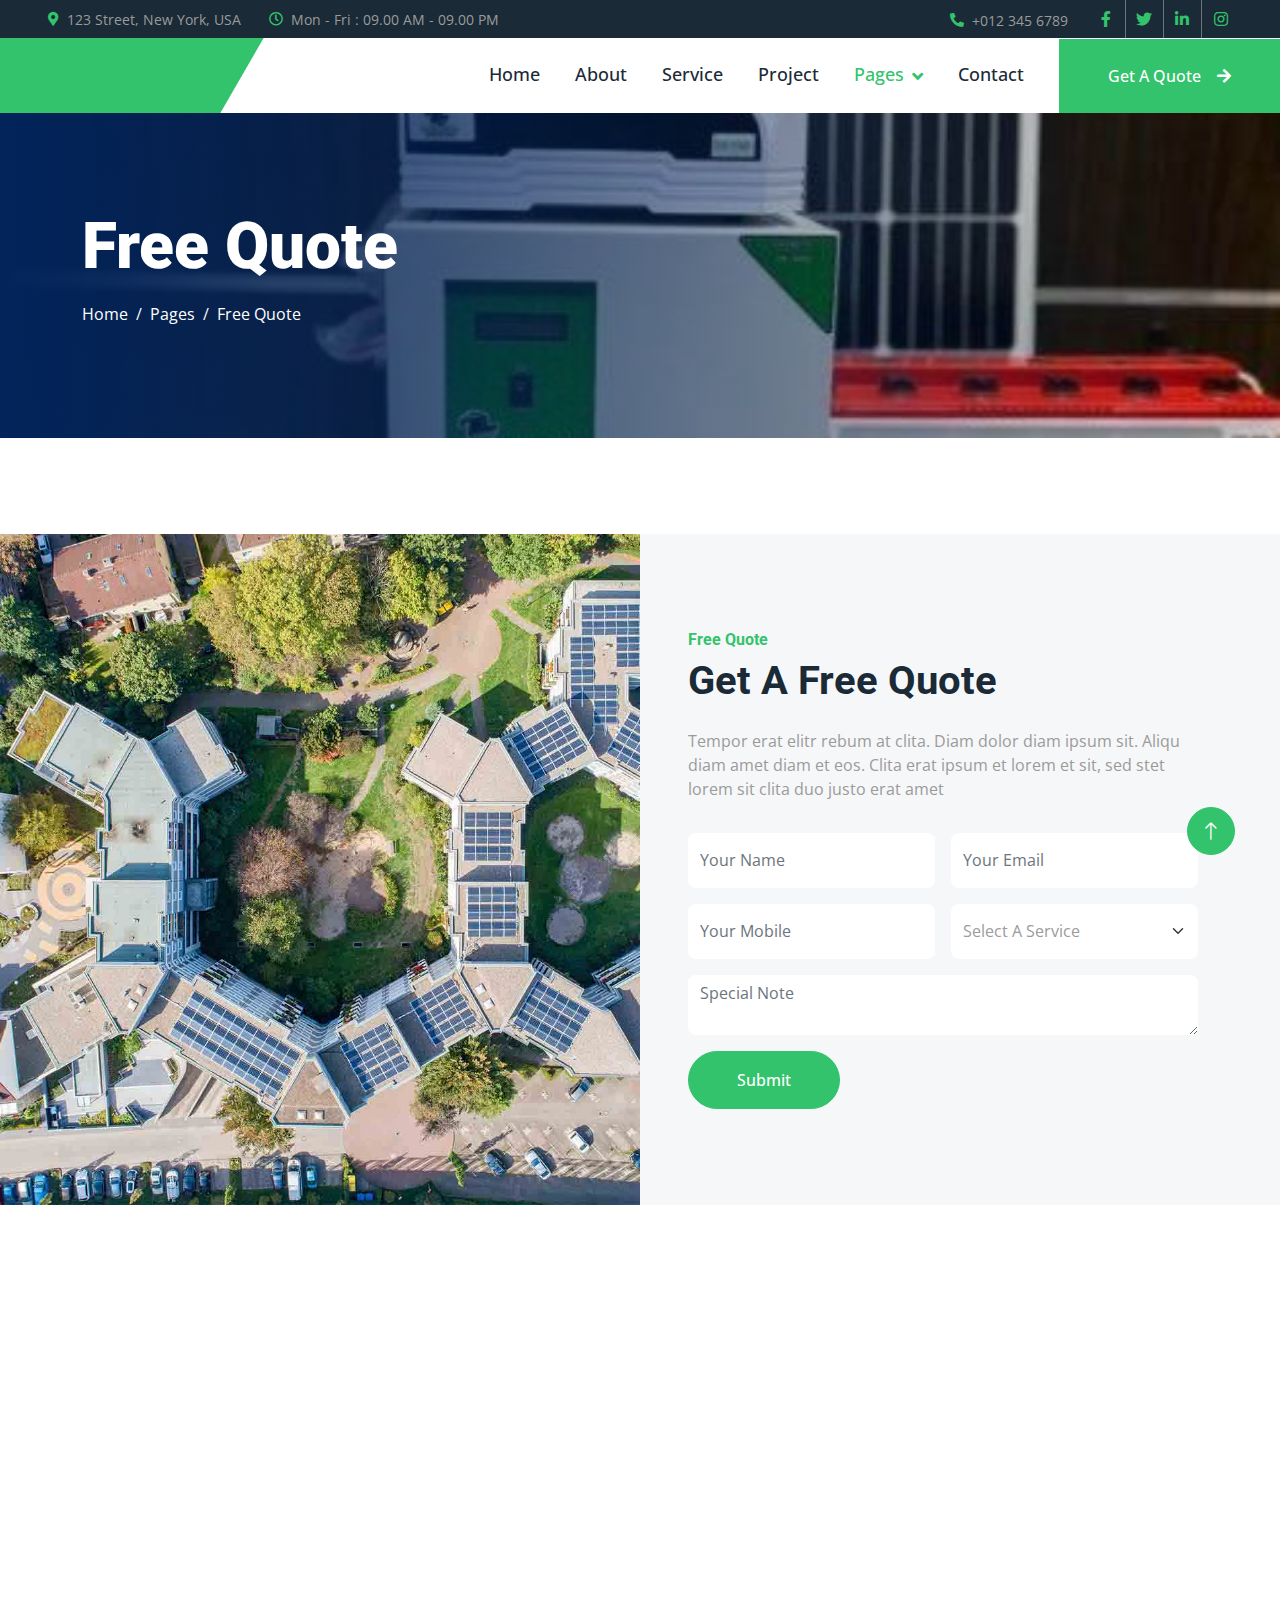
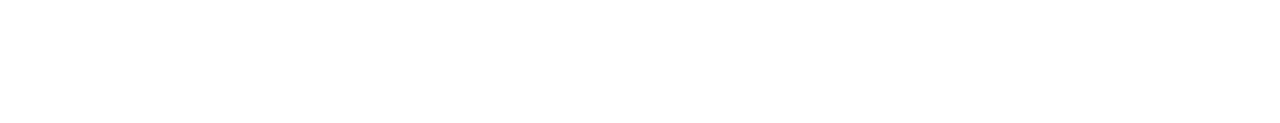
<file: quote.html>
<!DOCTYPE html>
<html lang="en">

<head>
    <meta charset="utf-8">
    <title>Solartec - Renewable Energy Website Template</title>
    <meta content="width=device-width, initial-scale=1.0" name="viewport">
    <meta content="" name="keywords">
    <meta content="" name="description">

    <!-- Favicon -->
    <link href="img/favicon.ico" rel="icon">

    <!-- Google Web Fonts -->
    <link rel="preconnect" href="https://fonts.googleapis.com">
    <link rel="preconnect" href="https://fonts.gstatic.com" crossorigin>
    <link href="https://fonts.googleapis.com/css2?family=Open+Sans:wght@400;500&family=Roboto:wght@500;700;900&display=swap" rel="stylesheet"> 

    <!-- Icon Font Stylesheet -->
    <link href="https://cdnjs.cloudflare.com/ajax/libs/font-awesome/5.10.0/css/all.min.css" rel="stylesheet">
    <link href="https://cdn.jsdelivr.net/npm/bootstrap-icons@1.4.1/font/bootstrap-icons.css" rel="stylesheet">

    <!-- Libraries Stylesheet -->
    <link href="lib/animate/animate.min.css" rel="stylesheet">
    <link href="lib/owlcarousel/assets/owl.carousel.min.css" rel="stylesheet">
    <link href="lib/lightbox/css/lightbox.min.css" rel="stylesheet">

    <!-- Customized Bootstrap Stylesheet -->
    <link href="css/bootstrap.min.css" rel="stylesheet">

    <!-- Template Stylesheet -->
    <link href="css/style.css" rel="stylesheet">
</head>

<body>
    <!-- Spinner Start -->
    <div id="spinner" class="show bg-white position-fixed translate-middle w-100 vh-100 top-50 start-50 d-flex align-items-center justify-content-center">
        <div class="spinner-border text-primary" style="width: 3rem; height: 3rem;" role="status">
            <span class="sr-only">Loading...</span>
        </div>
    </div>
    <!-- Spinner End -->


    <!-- Topbar Start -->
    <div class="container-fluid bg-dark p-0">
        <div class="row gx-0 d-none d-lg-flex">
            <div class="col-lg-7 px-5 text-start">
                <div class="h-100 d-inline-flex align-items-center me-4">
                    <small class="fa fa-map-marker-alt text-primary me-2"></small>
                    <small>123 Street, New York, USA</small>
                </div>
                <div class="h-100 d-inline-flex align-items-center">
                    <small class="far fa-clock text-primary me-2"></small>
                    <small>Mon - Fri : 09.00 AM - 09.00 PM</small>
                </div>
            </div>
            <div class="col-lg-5 px-5 text-end">
                <div class="h-100 d-inline-flex align-items-center me-4">
                    <small class="fa fa-phone-alt text-primary me-2"></small>
                    <small>+012 345 6789</small>
                </div>
                <div class="h-100 d-inline-flex align-items-center mx-n2">
                    <a class="btn btn-square btn-link rounded-0 border-0 border-end border-secondary" href=""><i class="fab fa-facebook-f"></i></a>
                    <a class="btn btn-square btn-link rounded-0 border-0 border-end border-secondary" href=""><i class="fab fa-twitter"></i></a>
                    <a class="btn btn-square btn-link rounded-0 border-0 border-end border-secondary" href=""><i class="fab fa-linkedin-in"></i></a>
                    <a class="btn btn-square btn-link rounded-0" href=""><i class="fab fa-instagram"></i></a>
                </div>
            </div>
        </div>
    </div>
    <!-- Topbar End -->


    <!-- Navbar Start -->
    <nav class="navbar navbar-expand-lg bg-white navbar-light sticky-top p-0">
        <a href="index.html" class="navbar-brand d-flex align-items-center border-end px-4 px-lg-5">
            <h2 class="m-0 text-primary">Solartec</h2>
        </a>
        <button type="button" class="navbar-toggler me-4" data-bs-toggle="collapse" data-bs-target="#navbarCollapse">
            <span class="navbar-toggler-icon"></span>
        </button>
        <div class="collapse navbar-collapse" id="navbarCollapse">
            <div class="navbar-nav ms-auto p-4 p-lg-0">
                <a href="index.html" class="nav-item nav-link">Home</a>
                <a href="about.html" class="nav-item nav-link">About</a>
                <a href="service.html" class="nav-item nav-link">Service</a>
                <a href="project.html" class="nav-item nav-link">Project</a>
                <div class="nav-item dropdown">
                    <a href="#" class="nav-link dropdown-toggle active" data-bs-toggle="dropdown">Pages</a>
                    <div class="dropdown-menu bg-light m-0">
                        <a href="feature.html" class="dropdown-item">Feature</a>
                        <a href="quote.html" class="dropdown-item active">Free Quote</a>
                        <a href="team.html" class="dropdown-item">Our Team</a>
                        <a href="testimonial.html" class="dropdown-item">Testimonial</a>
                        <a href="404.html" class="dropdown-item">404 Page</a>
                    </div>
                </div>
                <a href="contact.html" class="nav-item nav-link">Contact</a>
            </div>
            <a href="" class="btn btn-primary rounded-0 py-4 px-lg-5 d-none d-lg-block">Get A Quote<i class="fa fa-arrow-right ms-3"></i></a>
        </div>
    </nav>
    <!-- Navbar End -->


    <!-- Page Header Start -->
    <div class="container-fluid page-header py-5 mb-5">
        <div class="container py-5">
            <h1 class="display-3 text-white mb-3 animated slideInDown">Free Quote</h1>
            <nav aria-label="breadcrumb animated slideInDown">
                <ol class="breadcrumb">
                    <li class="breadcrumb-item"><a class="text-white" href="#">Home</a></li>
                    <li class="breadcrumb-item"><a class="text-white" href="#">Pages</a></li>
                    <li class="breadcrumb-item text-white active" aria-current="page">Free Quote</li>
                </ol>
            </nav>
        </div>
    </div>
    <!-- Page Header End -->


    <!-- Quote Start -->
    <div class="container-fluid bg-light overflow-hidden px-lg-0" style="margin: 6rem 0;">
        <div class="container quote px-lg-0">
            <div class="row g-0 mx-lg-0">
                <div class="col-lg-6 ps-lg-0 wow fadeIn" data-wow-delay="0.1s" style="min-height: 400px;">
                    <div class="position-relative h-100">
                        <img class="position-absolute img-fluid w-100 h-100" src="img/quote.jpg" style="object-fit: cover;" alt="">
                    </div>
                </div>
                <div class="col-lg-6 quote-text py-5 wow fadeIn" data-wow-delay="0.5s">
                    <div class="p-lg-5 pe-lg-0">
                        <h6 class="text-primary">Free Quote</h6>
                        <h1 class="mb-4">Get A Free Quote</h1>
                        <p class="mb-4 pb-2">Tempor erat elitr rebum at clita. Diam dolor diam ipsum sit. Aliqu diam amet diam et eos. Clita erat ipsum et lorem et sit, sed stet lorem sit clita duo justo erat amet</p>
                        <form>
                            <div class="row g-3">
                                <div class="col-12 col-sm-6">
                                    <input type="text" class="form-control border-0" placeholder="Your Name" style="height: 55px;">
                                </div>
                                <div class="col-12 col-sm-6">
                                    <input type="email" class="form-control border-0" placeholder="Your Email" style="height: 55px;">
                                </div>
                                <div class="col-12 col-sm-6">
                                    <input type="text" class="form-control border-0" placeholder="Your Mobile" style="height: 55px;">
                                </div>
                                <div class="col-12 col-sm-6">
                                    <select class="form-select border-0" style="height: 55px;">
                                        <option selected>Select A Service</option>
                                        <option value="1">Service 1</option>
                                        <option value="2">Service 2</option>
                                        <option value="3">Service 3</option>
                                    </select>
                                </div>
                                <div class="col-12">
                                    <textarea class="form-control border-0" placeholder="Special Note"></textarea>
                                </div>
                                <div class="col-12">
                                    <button class="btn btn-primary rounded-pill py-3 px-5" type="submit">Submit</button>
                                </div>
                            </div>
                        </form>
                    </div>
                </div>
            </div>
        </div>
    </div>
    <!-- Quote End -->
        

    <!-- Footer Start -->
    <div class="container-fluid bg-dark text-body footer mt-5 pt-5 wow fadeIn" data-wow-delay="0.1s">
        <div class="container py-5">
            <div class="row g-5">
                <div class="col-lg-3 col-md-6">
                    <h5 class="text-white mb-4">Address</h5>
                    <p class="mb-2"><i class="fa fa-map-marker-alt me-3"></i>123 Street, New York, USA</p>
                    <p class="mb-2"><i class="fa fa-phone-alt me-3"></i>+012 345 67890</p>
                    <p class="mb-2"><i class="fa fa-envelope me-3"></i>info@example.com</p>
                    <div class="d-flex pt-2">
                        <a class="btn btn-square btn-outline-light btn-social" href=""><i class="fab fa-twitter"></i></a>
                        <a class="btn btn-square btn-outline-light btn-social" href=""><i class="fab fa-facebook-f"></i></a>
                        <a class="btn btn-square btn-outline-light btn-social" href=""><i class="fab fa-youtube"></i></a>
                        <a class="btn btn-square btn-outline-light btn-social" href=""><i class="fab fa-linkedin-in"></i></a>
                    </div>
                </div>
                <div class="col-lg-3 col-md-6">
                    <h5 class="text-white mb-4">Quick Links</h5>
                    <a class="btn btn-link" href="">About Us</a>
                    <a class="btn btn-link" href="">Contact Us</a>
                    <a class="btn btn-link" href="">Our Services</a>
                    <a class="btn btn-link" href="">Terms & Condition</a>
                    <a class="btn btn-link" href="">Support</a>
                </div>
                <div class="col-lg-3 col-md-6">
                    <h5 class="text-white mb-4">Project Gallery</h5>
                    <div class="row g-2">
                        <div class="col-4">
                            <img class="img-fluid rounded" src="img/gallery-1.jpg" alt="">
                        </div>
                        <div class="col-4">
                            <img class="img-fluid rounded" src="img/gallery-2.jpg" alt="">
                        </div>
                        <div class="col-4">
                            <img class="img-fluid rounded" src="img/gallery-3.jpg" alt="">
                        </div>
                        <div class="col-4">
                            <img class="img-fluid rounded" src="img/gallery-4.jpg" alt="">
                        </div>
                        <div class="col-4">
                            <img class="img-fluid rounded" src="img/gallery-5.jpg" alt="">
                        </div>
                        <div class="col-4">
                            <img class="img-fluid rounded" src="img/gallery-6.jpg" alt="">
                        </div>
                    </div>
                </div>
                <div class="col-lg-3 col-md-6">
                    <h5 class="text-white mb-4">Newsletter</h5>
                    <p>Dolor amet sit justo amet elitr clita ipsum elitr est.</p>
                    <div class="position-relative mx-auto" style="max-width: 400px;">
                        <input class="form-control border-0 w-100 py-3 ps-4 pe-5" type="text" placeholder="Your email">
                        <button type="button" class="btn btn-primary py-2 position-absolute top-0 end-0 mt-2 me-2">SignUp</button>
                    </div>
                </div>
            </div>
        </div>
        <div class="container">
            <div class="copyright">
                <div class="row">
                    <div class="col-md-6 text-center text-md-start mb-3 mb-md-0">
                        &copy; <a href="#">Your Site Name</a>, All Right Reserved.
                    </div>
                    <div class="col-md-6 text-center text-md-end">
                        <!--/*** This template is free as long as you keep the footer author’s credit link/attribution link/backlink. If you'd like to use the template without the footer author’s credit link/attribution link/backlink, you can purchase the Credit Removal License from "https://htmlcodex.com/credit-removal". Thank you for your support. ***/-->
                        Designed By <a href="https://htmlcodex.com">HTML Codex</a>
                    </div>
                </div>
            </div>
        </div>
    </div>
    <!-- Footer End -->


    <!-- Back to Top -->
    <a href="#" class="btn btn-lg btn-primary btn-lg-square rounded-circle back-to-top"><i class="bi bi-arrow-up"></i></a>


    <!-- JavaScript Libraries -->
    <script src="https://code.jquery.com/jquery-3.4.1.min.js"></script>
    <script src="https://cdn.jsdelivr.net/npm/bootstrap@5.0.0/dist/js/bootstrap.bundle.min.js"></script>
    <script src="lib/wow/wow.min.js"></script>
    <script src="lib/easing/easing.min.js"></script>
    <script src="lib/waypoints/waypoints.min.js"></script>
    <script src="lib/counterup/counterup.min.js"></script>
    <script src="lib/owlcarousel/owl.carousel.min.js"></script>
    <script src="lib/isotope/isotope.pkgd.min.js"></script>
    <script src="lib/lightbox/js/lightbox.min.js"></script>

    <!-- Template Javascript -->
    <script src="js/main.js"></script>
</body>

</html>
</file>
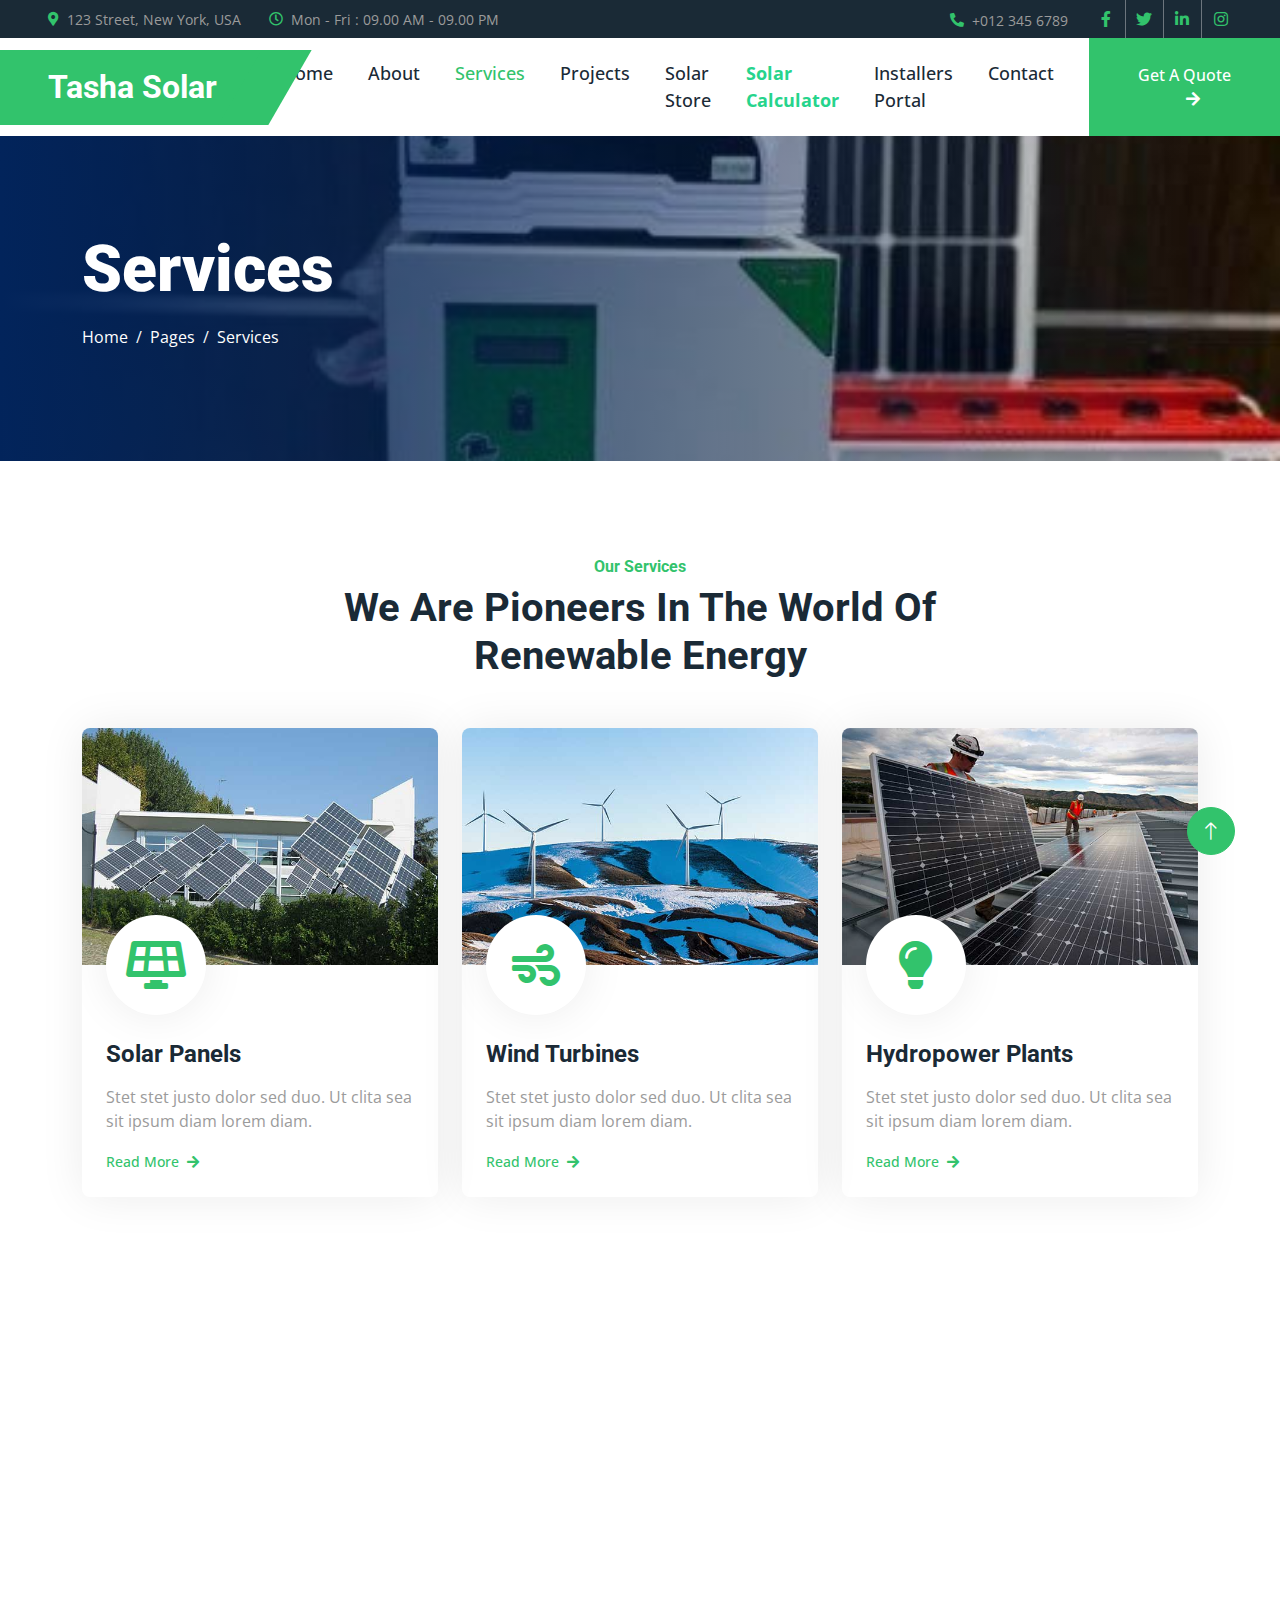
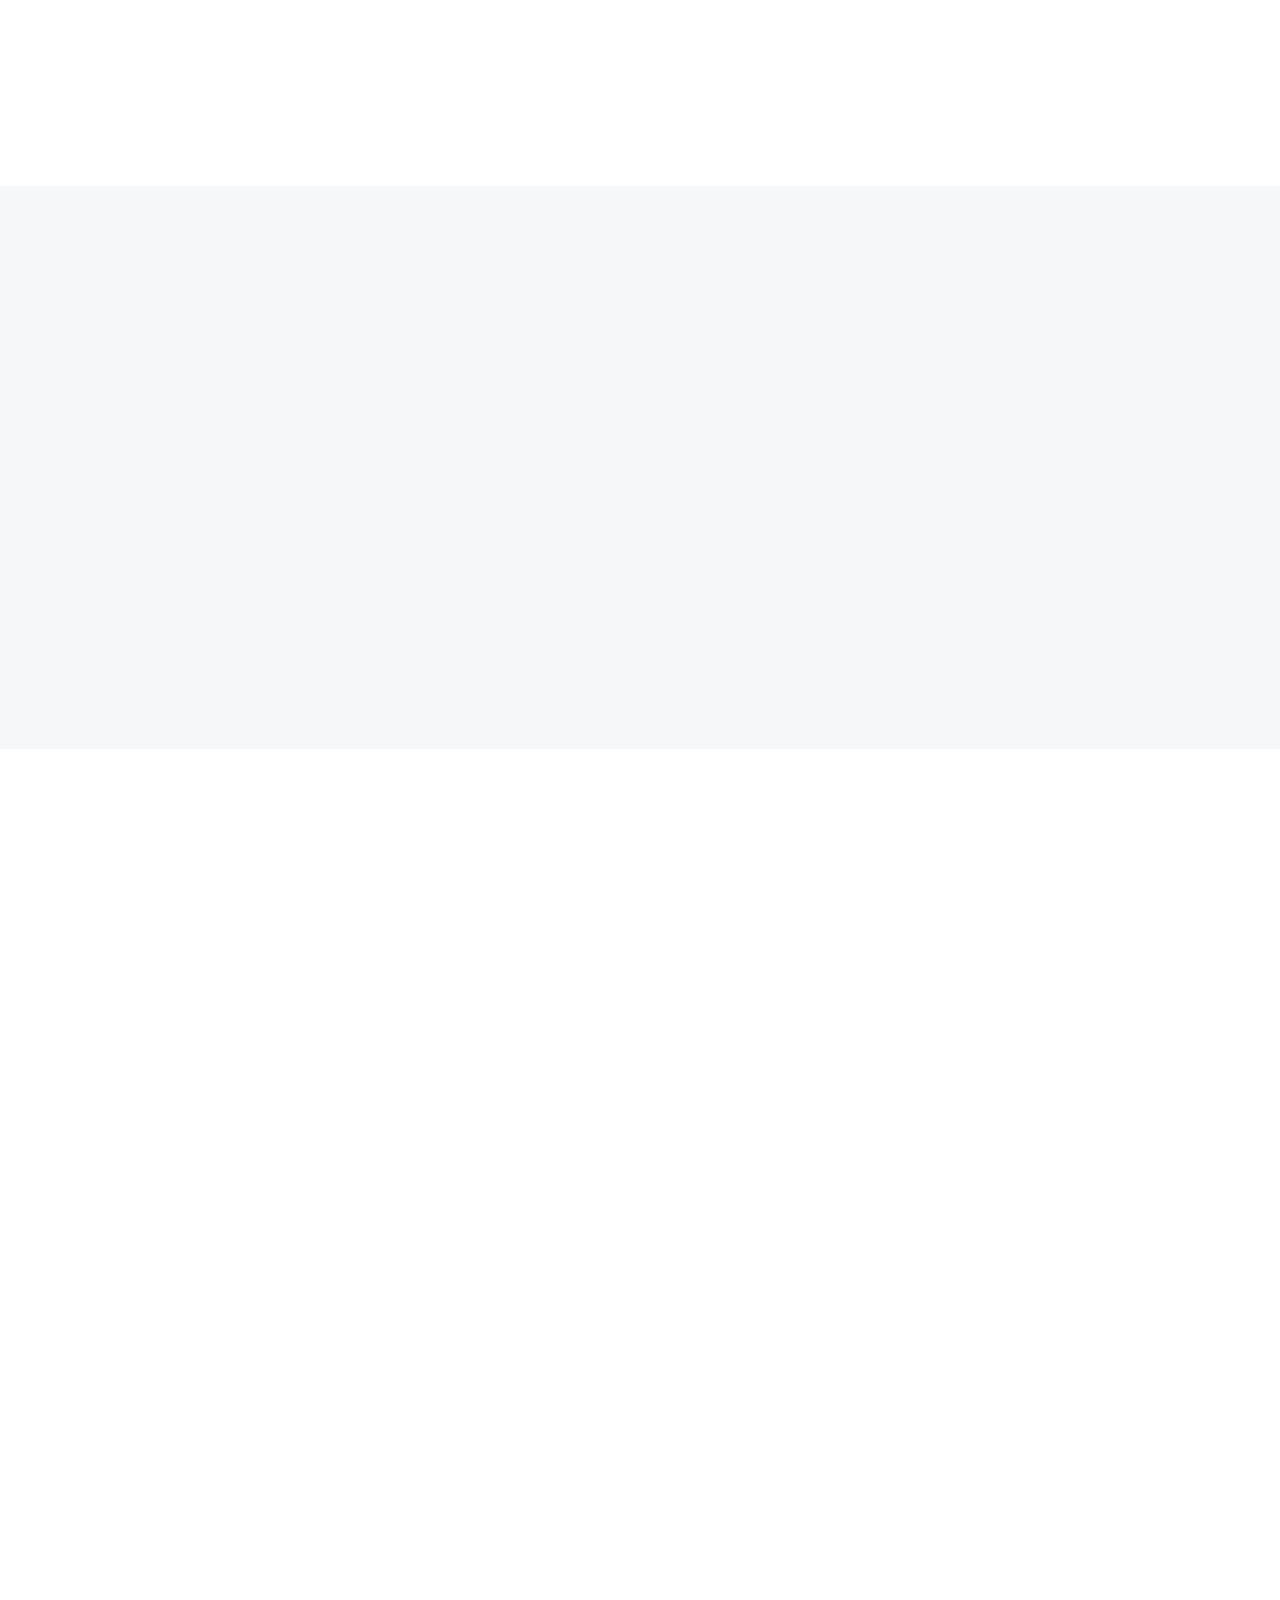
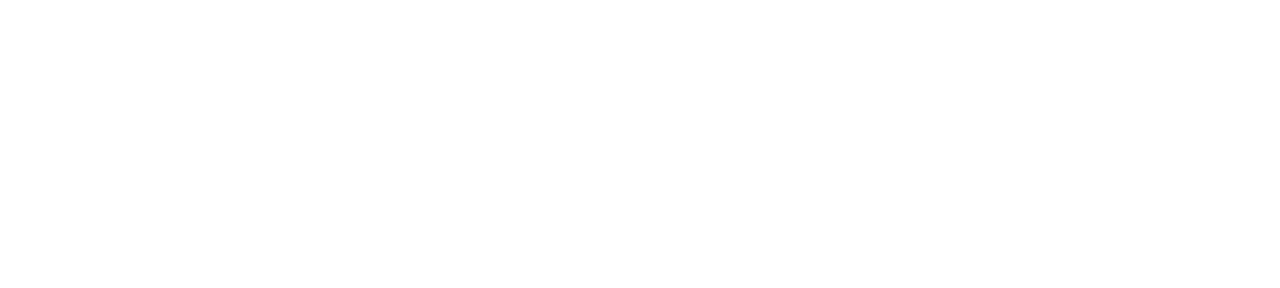
<file: service.html>
<!DOCTYPE html>
<html lang="en">

<head>
    <meta charset="utf-8">
    <title>Tasha Solar - Solar Inverter Systems, Sales and Installation</title>
    <meta content="width=device-width, initial-scale=1.0" name="viewport">
    <meta content="Solar inverter systems, renewable energy, solar panels, clean energy solutions" name="keywords">
    <meta content="Tasha Solar provides cutting-edge solar inverter systems and renewable energy solutions to power your home and business efficiently." name="description">
    <meta property="og:title" content="Tasha Solar: Solar Inverter Systems, Sales and Installation">
    <meta property="og:description"content="Tasha Solar provides cutting-edge solar inverter systems and renewable energy solutions to power your home and business efficiently">
    <meta property="og:image" content="https://cyberbillafrica.github.io/tasha/img/tasha-logo.jpeg" />
    <meta property="og:image:type" content="image/jpeg" />
    <meta property="og:image:width" content="1200" />
    <meta property="og:image:height" content="630" />
    <meta property="og:url" content="https://cyberbillafrica.github.io/tasha/index.html" />
    <meta property="og:type" content="website" />
    
    <!-- Twitter Card Meta Tags -->
    <meta name="twitter:card" content="summary_large_image" />
    <meta name="twitter:title" content="Tasha Solar: Solar Inverter Systems, Sales and Installation" />
    <meta name="twitter:description" content="Tasha Solar provides cutting-edge solar inverter systems and renewable energy solutions to power your home and business efficiently" />
    <meta name="twitter:image" content="https://cyberbillafrica.github.io/tasha/img/tasha-logo.jpeg" />

    <!-- Favicon -->
    <link href="img/tasha-logo.jpeg" rel="icon">
    
    <!-- Google Web Fonts -->
    <link rel="preconnect" href="https://fonts.googleapis.com">
    <link rel="preconnect" href="https://fonts.gstatic.com" crossorigin>
    <link href="https://fonts.googleapis.com/css2?family=Open+Sans:wght@400;500&family=Roboto:wght@500;700;900&display=swap" rel="stylesheet"> 

    <!-- Icon Font Stylesheet -->
    <link href="https://cdnjs.cloudflare.com/ajax/libs/font-awesome/5.10.0/css/all.min.css" rel="stylesheet">
    <link href="https://cdn.jsdelivr.net/npm/bootstrap-icons@1.4.1/font/bootstrap-icons.css" rel="stylesheet">

    <!-- Libraries Stylesheet -->
    <link href="lib/animate/animate.min.css" rel="stylesheet">
    <link href="lib/owlcarousel/assets/owl.carousel.min.css" rel="stylesheet">
    <link href="lib/lightbox/css/lightbox.min.css" rel="stylesheet">

    <!-- Customized Bootstrap Stylesheet -->
    <link href="css/bootstrap.min.css" rel="stylesheet">

    <!-- Template Stylesheet -->
    <link href="css/style.css" rel="stylesheet">
</head>

<body>
    <!-- Spinner Start -->
    <div id="spinner" class="show bg-white position-fixed translate-middle w-100 vh-100 top-50 start-50 d-flex align-items-center justify-content-center">
        <div class="spinner-border text-primary" style="width: 3rem; height: 3rem;" role="status">
            <span class="sr-only">Loading...</span>
        </div>
    </div>
    <!-- Spinner End -->


    <!-- Topbar Start -->
    <div class="container-fluid bg-dark p-0">
        <div class="row gx-0 d-none d-lg-flex">
            <div class="col-lg-7 px-5 text-start">
                <div class="h-100 d-inline-flex align-items-center me-4">
                    <small class="fa fa-map-marker-alt text-primary me-2"></small>
                    <small>123 Street, New York, USA</small>
                </div>
                <div class="h-100 d-inline-flex align-items-center">
                    <small class="far fa-clock text-primary me-2"></small>
                    <small>Mon - Fri : 09.00 AM - 09.00 PM</small>
                </div>
            </div>
            <div class="col-lg-5 px-5 text-end">
                <div class="h-100 d-inline-flex align-items-center me-4">
                    <small class="fa fa-phone-alt text-primary me-2"></small>
                    <small>+012 345 6789</small>
                </div>
                <div class="h-100 d-inline-flex align-items-center mx-n2">
                    <a class="btn btn-square btn-link rounded-0 border-0 border-end border-secondary" href=""><i class="fab fa-facebook-f"></i></a>
                    <a class="btn btn-square btn-link rounded-0 border-0 border-end border-secondary" href=""><i class="fab fa-twitter"></i></a>
                    <a class="btn btn-square btn-link rounded-0 border-0 border-end border-secondary" href=""><i class="fab fa-linkedin-in"></i></a>
                    <a class="btn btn-square btn-link rounded-0" href=""><i class="fab fa-instagram"></i></a>
                </div>
            </div>
        </div>
    </div>
    <!-- Topbar End -->


    <!-- Navbar Start -->
    <nav class="navbar navbar-expand-lg bg-white navbar-light sticky-top p-0">
        <a href="index.html" class="navbar-brand d-flex align-items-center border-end px-4 px-lg-5">
            <h2 class="m-0 text-white">Tasha Solar</h2>
        </a>
        <button type="button" class="navbar-toggler me-4" data-bs-toggle="collapse" data-bs-target="#navbarCollapse">
            <span class="navbar-toggler-icon"></span>
        </button>
        <div class="collapse navbar-collapse" id="navbarCollapse">
            <div class="navbar-nav ms-auto p-4 p-lg-0">
                <a href="index.html" class="nav-item nav-link">Home</a>
                <a href="about.html" class="nav-item nav-link">About</a>
                <a href="service.html" class="nav-item nav-link active">Services</a>
                <a href="project.html" class="nav-item nav-link">Projects</a>
                <a href="solar-store.html" class="nav-item nav-link">Solar Store</a>
                <a href="solar-calculator.html" class="nav-item nav-link" style="font-weight: bold; color: #26d48c;">Solar Calculator</a>
                <a href="installers_portal.html" class="nav-item nav-link">Installers Portal</a>
                <a href="contact.html" class="nav-item nav-link">Contact</a>
            </div>
            <a href="index.html/#quote" class="btn btn-primary rounded-0 py-4 px-lg-5 d-none d-lg-block">Get A Quote<i class="fa fa-arrow-right ms-3"></i></a>
        </div>
    </nav>
    <!-- Navbar End -->



    <!-- Page Header Start -->
    <div class="container-fluid page-header py-5 mb-5">
        <div class="container py-5">
            <h1 class="display-3 text-white mb-3 animated slideInDown">Services</h1>
            <nav aria-label="breadcrumb animated slideInDown">
                <ol class="breadcrumb">
                    <li class="breadcrumb-item"><a class="text-white" href="#">Home</a></li>
                    <li class="breadcrumb-item"><a class="text-white" href="#">Pages</a></li>
                    <li class="breadcrumb-item text-white active" aria-current="page">Services</li>
                </ol>
            </nav>
        </div>
    </div>
    <!-- Page Header End -->


    <!-- Service Start -->
    <div class="container-xxl py-5">
        <div class="container">
            <div class="text-center mx-auto mb-5 wow fadeInUp" data-wow-delay="0.1s" style="max-width: 600px;">
                <h6 class="text-primary">Our Services</h6>
                <h1 class="mb-4">We Are Pioneers In The World Of Renewable Energy</h1>
            </div>
            <div class="row g-4">
                <div class="col-md-6 col-lg-4 wow fadeInUp" data-wow-delay="0.1s">
                    <div class="service-item rounded overflow-hidden">
                        <img class="img-fluid" src="img/img-600x400-1.jpg" alt="">
                        <div class="position-relative p-4 pt-0">
                            <div class="service-icon">
                                <i class="fa fa-solar-panel fa-3x"></i>
                            </div>
                            <h4 class="mb-3">Solar Panels</h4>
                            <p>Stet stet justo dolor sed duo. Ut clita sea sit ipsum diam lorem diam.</p>
                            <a class="small fw-medium" href="">Read More<i class="fa fa-arrow-right ms-2"></i></a>
                        </div>
                    </div>
                </div>
                <div class="col-md-6 col-lg-4 wow fadeInUp" data-wow-delay="0.3s">
                    <div class="service-item rounded overflow-hidden">
                        <img class="img-fluid" src="img/img-600x400-2.jpg" alt="">
                        <div class="position-relative p-4 pt-0">
                            <div class="service-icon">
                                <i class="fa fa-wind fa-3x"></i>
                            </div>
                            <h4 class="mb-3">Wind Turbines</h4>
                            <p>Stet stet justo dolor sed duo. Ut clita sea sit ipsum diam lorem diam.</p>
                            <a class="small fw-medium" href="">Read More<i class="fa fa-arrow-right ms-2"></i></a>
                        </div>
                    </div>
                </div>
                <div class="col-md-6 col-lg-4 wow fadeInUp" data-wow-delay="0.5s">
                    <div class="service-item rounded overflow-hidden">
                        <img class="img-fluid" src="img/img-600x400-3.jpg" alt="">
                        <div class="position-relative p-4 pt-0">
                            <div class="service-icon">
                                <i class="fa fa-lightbulb fa-3x"></i>
                            </div>
                            <h4 class="mb-3">Hydropower Plants</h4>
                            <p>Stet stet justo dolor sed duo. Ut clita sea sit ipsum diam lorem diam.</p>
                            <a class="small fw-medium" href="">Read More<i class="fa fa-arrow-right ms-2"></i></a>
                        </div>
                    </div>
                </div>
                <div class="col-md-6 col-lg-4 wow fadeInUp" data-wow-delay="0.1s">
                    <div class="service-item rounded overflow-hidden">
                        <img class="img-fluid" src="img/img-600x400-4.jpg" alt="">
                        <div class="position-relative p-4 pt-0">
                            <div class="service-icon">
                                <i class="fa fa-solar-panel fa-3x"></i>
                            </div>
                            <h4 class="mb-3">Solar Panels</h4>
                            <p>Stet stet justo dolor sed duo. Ut clita sea sit ipsum diam lorem diam.</p>
                            <a class="small fw-medium" href="">Read More<i class="fa fa-arrow-right ms-2"></i></a>
                        </div>
                    </div>
                </div>
                <div class="col-md-6 col-lg-4 wow fadeInUp" data-wow-delay="0.3s">
                    <div class="service-item rounded overflow-hidden">
                        <img class="img-fluid" src="img/img-600x400-5.jpg" alt="">
                        <div class="position-relative p-4 pt-0">
                            <div class="service-icon">
                                <i class="fa fa-wind fa-3x"></i>
                            </div>
                            <h4 class="mb-3">Wind Turbines</h4>
                            <p>Stet stet justo dolor sed duo. Ut clita sea sit ipsum diam lorem diam.</p>
                            <a class="small fw-medium" href="">Read More<i class="fa fa-arrow-right ms-2"></i></a>
                        </div>
                    </div>
                </div>
                <div class="col-md-6 col-lg-4 wow fadeInUp" data-wow-delay="0.5s">
                    <div class="service-item rounded overflow-hidden">
                        <img class="img-fluid" src="img/img-600x400-6.jpg" alt="">
                        <div class="position-relative p-4 pt-0">
                            <div class="service-icon">
                                <i class="fa fa-lightbulb fa-3x"></i>
                            </div>
                            <h4 class="mb-3">Hydropower Plants</h4>
                            <p>Stet stet justo dolor sed duo. Ut clita sea sit ipsum diam lorem diam.</p>
                            <a class="small fw-medium" href="">Read More<i class="fa fa-arrow-right ms-2"></i></a>
                        </div>
                    </div>
                </div>
            </div>
        </div>
    </div>
    <!-- Service End -->


    <!-- Feature Start -->
    <div class="container-fluid bg-light overflow-hidden my-5 px-lg-0">
        <div class="container feature px-lg-0">
            <div class="row g-0 mx-lg-0">
                <div class="col-lg-6 feature-text py-5 wow fadeIn" data-wow-delay="0.1s">
                    <div class="p-lg-5 ps-lg-0">
                        <h6 class="text-primary">Why Choose Us!</h6>
                        <h1 class="mb-4">Complete Commercial & Residential Solar Systems</h1>
                        <p class="mb-4 pb-2">Tempor erat elitr rebum at clita. Diam dolor diam ipsum sit. Aliqu diam amet diam et eos. Clita erat ipsum et lorem et sit, sed stet lorem sit clita duo justo erat amet</p>
                        <div class="row g-4">
                            <div class="col-6">
                                <div class="d-flex align-items-center">
                                    <div class="btn-lg-square bg-primary rounded-circle">
                                        <i class="fa fa-check text-white"></i>
                                    </div>
                                    <div class="ms-4">
                                        <p class="mb-0">Quality</p>
                                        <h5 class="mb-0">Services</h5>
                                    </div>
                                </div>
                            </div>
                            <div class="col-6">
                                <div class="d-flex align-items-center">
                                    <div class="btn-lg-square bg-primary rounded-circle">
                                        <i class="fa fa-user-check text-white"></i>
                                    </div>
                                    <div class="ms-4">
                                        <p class="mb-0">Expert</p>
                                        <h5 class="mb-0">Workers</h5>
                                    </div>
                                </div>
                            </div>
                            <div class="col-6">
                                <div class="d-flex align-items-center">
                                    <div class="btn-lg-square bg-primary rounded-circle">
                                        <i class="fa fa-drafting-compass text-white"></i>
                                    </div>
                                    <div class="ms-4">
                                        <p class="mb-0">Free</p>
                                        <h5 class="mb-0">Consultation</h5>
                                    </div>
                                </div>
                            </div>
                            <div class="col-6">
                                <div class="d-flex align-items-center">
                                    <div class="btn-lg-square bg-primary rounded-circle">
                                        <i class="fa fa-headphones text-white"></i>
                                    </div>
                                    <div class="ms-4">
                                        <p class="mb-0">Customer</p>
                                        <h5 class="mb-0">Support</h5>
                                    </div>
                                </div>
                            </div>
                        </div>
                    </div>
                </div>
                <div class="col-lg-6 pe-lg-0 wow fadeIn" data-wow-delay="0.5s" style="min-height: 400px;">
                    <div class="position-relative h-100">
                        <img class="position-absolute img-fluid w-100 h-100" src="img/feature.jpg" style="object-fit: cover;" alt="">
                    </div>
                </div>
            </div>
        </div>
    </div>
    <!-- Feature End -->


    <!-- Testimonial Start -->
    <div class="container-xxl py-5">
        <div class="container">
            <div class="text-center mx-auto mb-5 wow fadeInUp" data-wow-delay="0.1s" style="max-width: 600px;">
                <h6 class="text-primary">Testimonial</h6>
                <h1 class="mb-4">What Our Clients Say!</h1>
            </div>
            <div class="owl-carousel testimonial-carousel wow fadeInUp" data-wow-delay="0.1s">
                <div class="testimonial-item text-center">
                    <div class="testimonial-img position-relative">
                        <img class="img-fluid rounded-circle mx-auto mb-5" src="img/testimonial-1.jpg">
                        <div class="btn-square bg-primary rounded-circle">
                            <i class="fa fa-quote-left text-white"></i>
                        </div>
                    </div>
                    <div class="testimonial-text text-center rounded p-4">
                        <p>Clita clita tempor justo dolor ipsum amet kasd amet duo justo duo duo labore sed sed. Magna ut diam sit et amet stet eos sed clita erat magna elitr erat sit sit erat at rebum justo sea clita.</p>
                        <h5 class="mb-1">Client Name</h5>
                        <span class="fst-italic">Profession</span>
                    </div>
                </div>
                <div class="testimonial-item text-center">
                    <div class="testimonial-img position-relative">
                        <img class="img-fluid rounded-circle mx-auto mb-5" src="img/testimonial-2.jpg">
                        <div class="btn-square bg-primary rounded-circle">
                            <i class="fa fa-quote-left text-white"></i>
                        </div>
                    </div>
                    <div class="testimonial-text text-center rounded p-4">
                        <p>Clita clita tempor justo dolor ipsum amet kasd amet duo justo duo duo labore sed sed. Magna ut diam sit et amet stet eos sed clita erat magna elitr erat sit sit erat at rebum justo sea clita.</p>
                        <h5 class="mb-1">Client Name</h5>
                        <span class="fst-italic">Profession</span>
                    </div>
                </div>
                <div class="testimonial-item text-center">
                    <div class="testimonial-img position-relative">
                        <img class="img-fluid rounded-circle mx-auto mb-5" src="img/testimonial-3.jpg">
                        <div class="btn-square bg-primary rounded-circle">
                            <i class="fa fa-quote-left text-white"></i>
                        </div>
                    </div>
                    <div class="testimonial-text text-center rounded p-4">
                        <p>Clita clita tempor justo dolor ipsum amet kasd amet duo justo duo duo labore sed sed. Magna ut diam sit et amet stet eos sed clita erat magna elitr erat sit sit erat at rebum justo sea clita.</p>
                        <h5 class="mb-1">Client Name</h5>
                        <span class="fst-italic">Profession</span>
                    </div>
                </div>
            </div>
        </div>
    </div>
    <!-- Testimonial End -->
        


    <!-- Footer Start -->
    <div class="container-fluid bg-dark text-body footer mt-5 pt-5 wow fadeIn" data-wow-delay="0.1s">
        <div class="container py-5">
            <div class="row g-5">
                <div class="col-lg-3 col-md-6">
                    <h5 class="text-white mb-4">Address</h5>
                    <p class="mb-2"><i class="fa fa-map-marker-alt me-3"></i>Block A27 New Kenyatta Building Material Market, Enugu</p>
                    <p class="mb-2"><i class="fa fa-phone-alt me-3"></i>08060382537 || 07035628665</p>
                    <p class="mb-2"><i class="fa fa-envelope me-3"></i>cedaccinfo@gmail.com</p>
                <div class="d-flex pt-2">
                        <a class="btn btn-square btn-outline-light btn-social" href=""><i class="fab fa-twitter"></i></a>
                        <a class="btn btn-square btn-outline-light btn-social" href=""><i class="fab fa-facebook-f"></i></a>
                        <a class="btn btn-square btn-outline-light btn-social" href=""><i class="fab fa-youtube"></i></a>
                        <a class="btn btn-square btn-outline-light btn-social" href=""><i class="fab fa-linkedin-in"></i></a>
                    </div>
                </div>
                <div class="col-lg-3 col-md-6">
                    <h5 class="text-white mb-4">Quick Links</h5>
                    <a class="btn btn-link" href="">About Us</a>
                    <a class="btn btn-link" href="">Contact Us</a>
                    <a class="btn btn-link" href="">Our Services</a>
                    <a class="btn btn-link" href="">Terms & Condition</a>
                    <a class="btn btn-link" href="">Support</a>
                </div>
            </div>
        </div>

        
        <div class="container">
            <div class="copyright">
                <div class="row">
                <div class="col-md-6 text-left text-md-start mb-3 mb-md-0">
                    &copy; <a href="#">Tasha Solar</a>, All Rights Reserved.
                </div>
                <div class="col-md-6 text-right text-md-end">
                    Designed By <a href="https://cyberbillafrica.github.io/portal/">CyberBill Africa 🌍</a>
                </div>
                </div>
            </div>
        </div>
    </div>
    <!-- Footer End -->

    <!-- Back to Top -->
    <a href="#" class="btn btn-lg btn-primary btn-lg-square rounded-circle back-to-top"><i class="bi bi-arrow-up"></i></a>


    <!-- JavaScript Libraries -->
    <script src="https://code.jquery.com/jquery-3.4.1.min.js"></script>
    <script src="https://cdn.jsdelivr.net/npm/bootstrap@5.0.0/dist/js/bootstrap.bundle.min.js"></script>
    <script src="lib/wow/wow.min.js"></script>
    <script src="lib/easing/easing.min.js"></script>
    <script src="lib/waypoints/waypoints.min.js"></script>
    <script src="lib/counterup/counterup.min.js"></script>
    <script src="lib/owlcarousel/owl.carousel.min.js"></script>
    <script src="lib/isotope/isotope.pkgd.min.js"></script>
    <script src="lib/lightbox/js/lightbox.min.js"></script>

    <!-- Template Javascript -->
    <script src="js/main.js"></script>
</body>

</html>
</file>
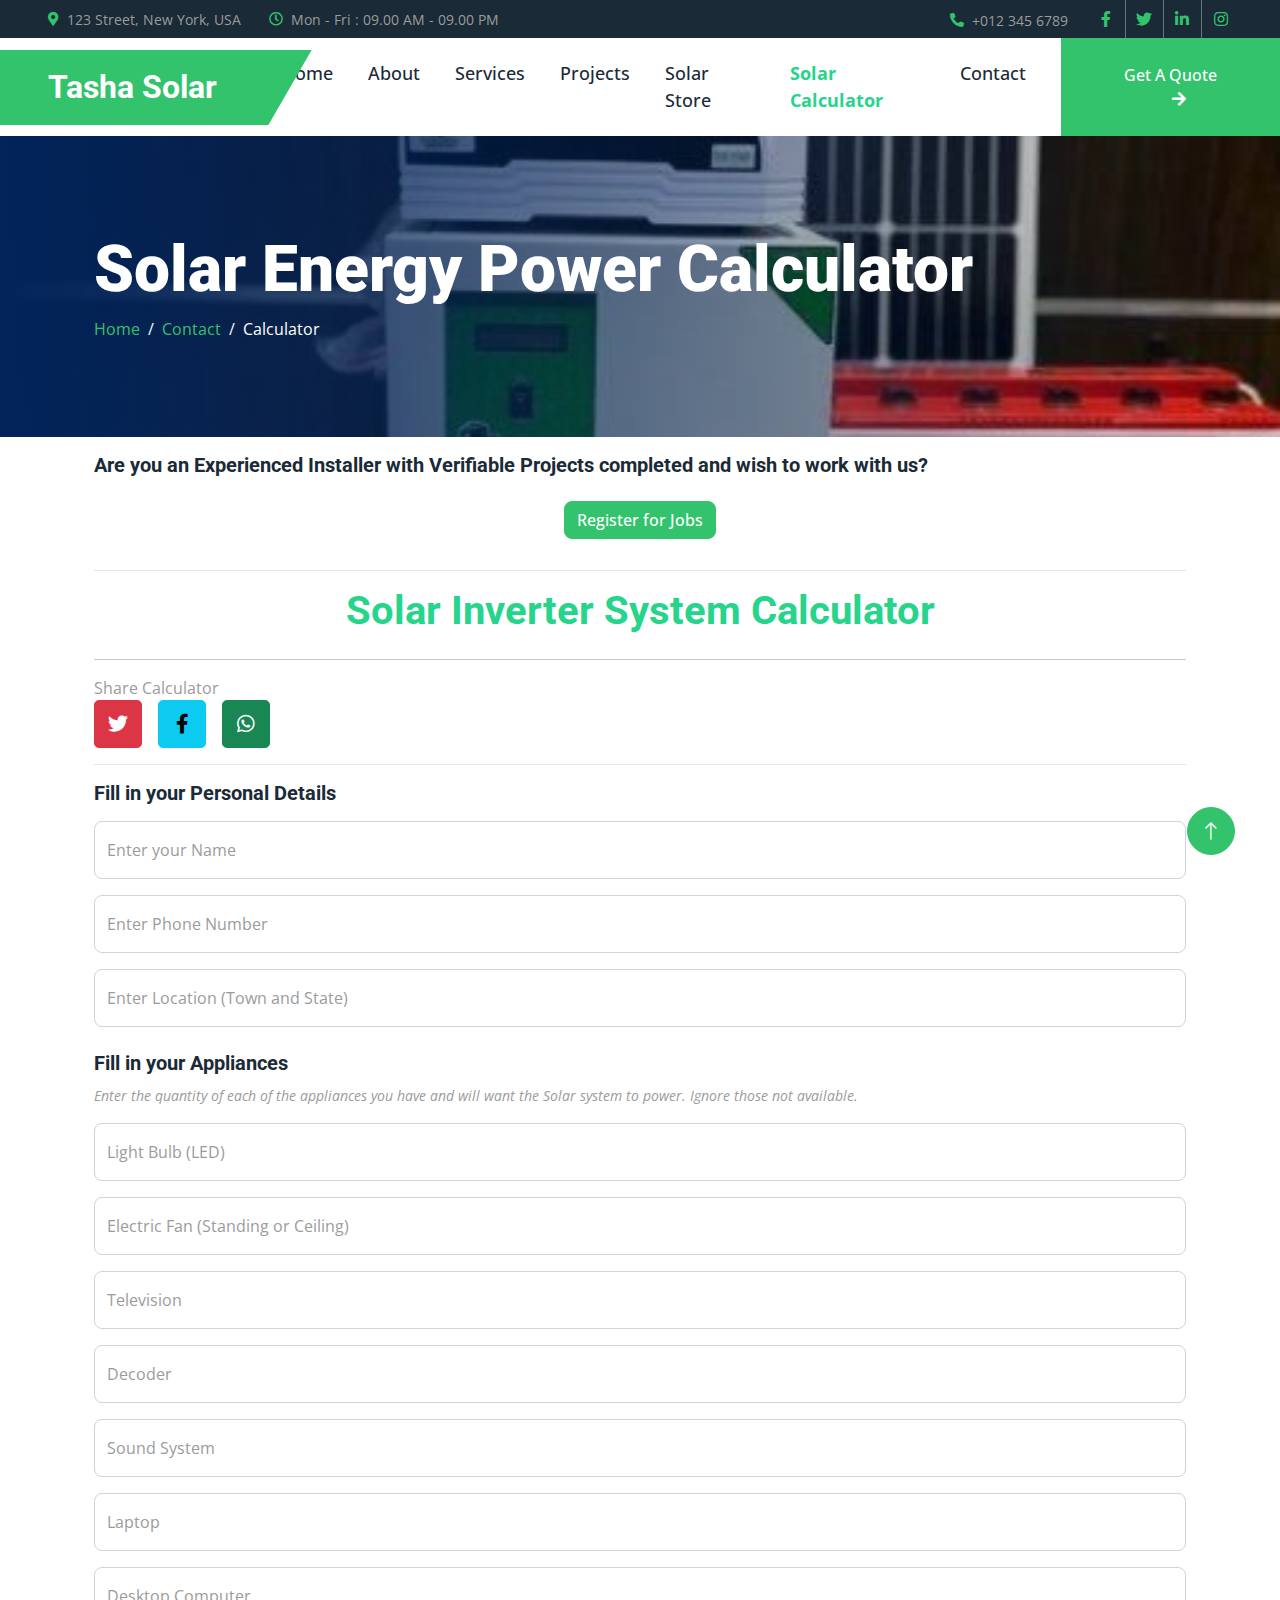
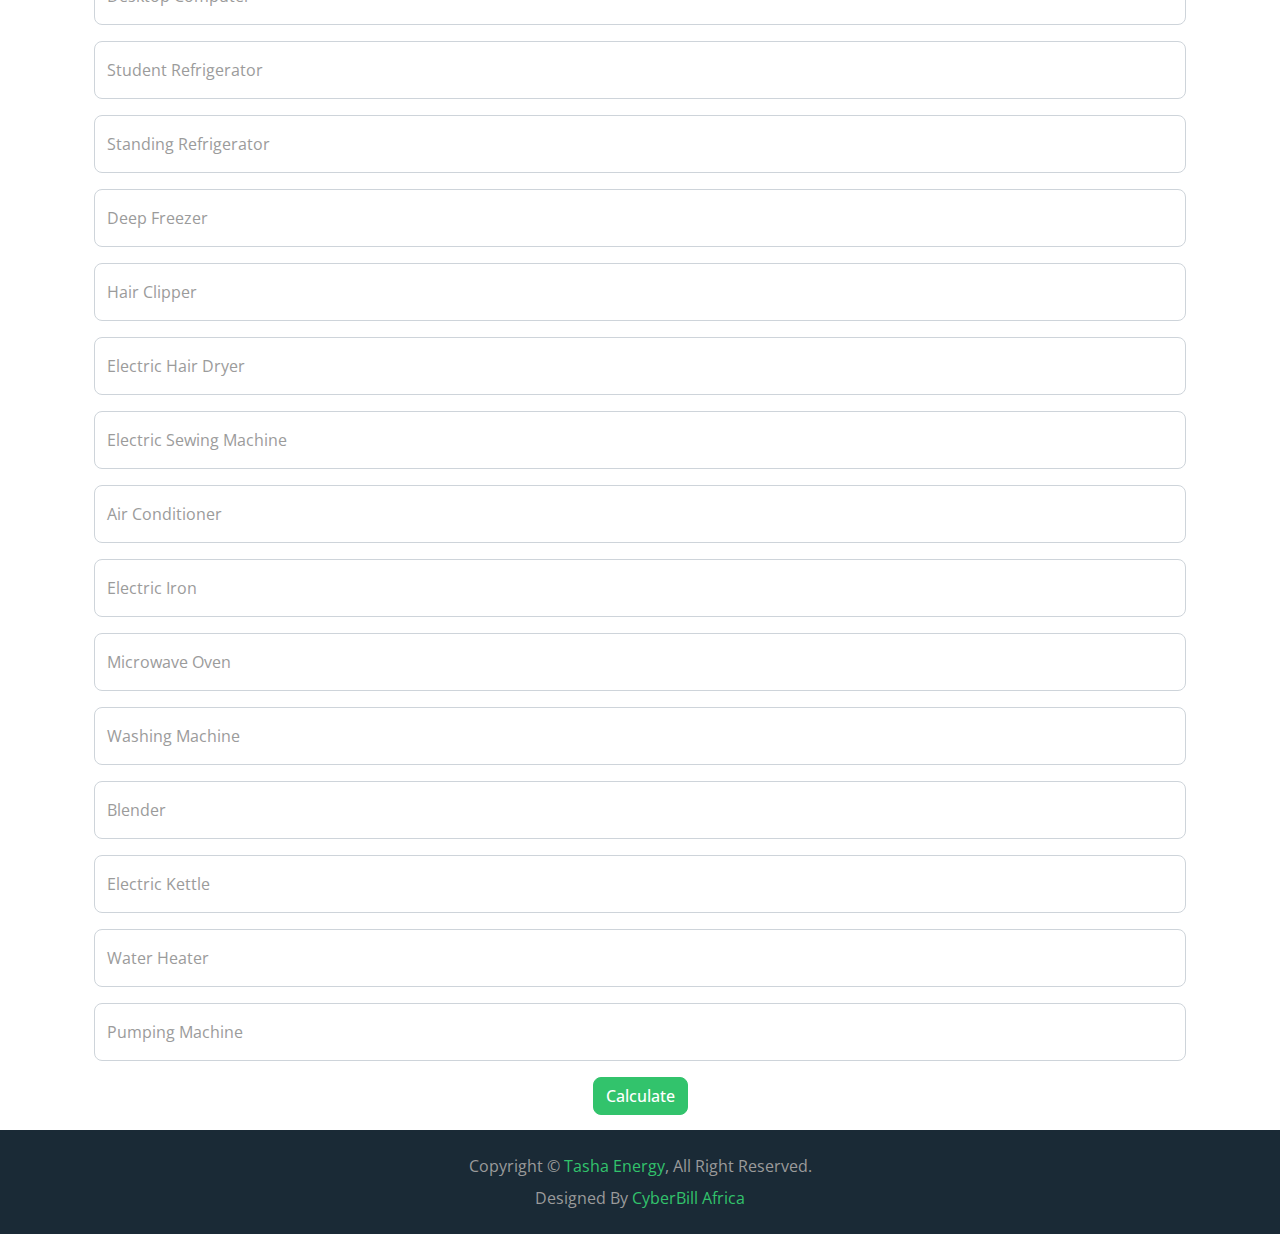
<file: solar-calculator.html>
<!DOCTYPE html>
<html lang="en">
<head>
    <meta charset="UTF-8">
    <meta name="viewport" content="width=device-width, initial-scale=1.0">
    <title>Solar Inverter System Calculator</title>
    <meta content="Solar inverter systems, renewable energy, solar panels, clean energy solutions" name="keywords">
    <meta content="Tasha Solar provides cutting-edge solar inverter systems and renewable energy solutions to power your home and business efficiently." name="description">
    <meta property="og:title" content="Solar Calculator: How much will it Cost you to Power your House? Find out!">
    <meta property="og:description"content="Find out Cost of Solar Inverter System for your energy need">
    <meta property="og:image" content="https://cyberbillafrica.github.io/artisanshub/img/solar-calc.jpeg" />
    <meta property="og:image:type" content="image/jpeg" />
    <meta property="og:image:width" content="1200" />
    <meta property="og:image:height" content="630" />
    <meta property="og:url" content="https://cyberbillafrica.github.io/artisanshub/solar.html" />
    <meta property="og:type" content="website" />
    
    <!-- Twitter Card Meta Tags -->
    <meta name="twitter:card" content="summary_large_image" />
    <meta name="twitter:title" content="Solar Calculator: How much will it Cost you to Power your House? Find out!" />
    <meta name="twitter:description" content="Calculate Your Solar Power System Requirement and Cost" />
    <meta name="twitter:image" content="https://cyberbillafrica.github.io/artisanshub/img/solar-calc.jpeg" />

    <link rel="stylesheet" href="https://cdnjs.cloudflare.com/ajax/libs/bootstrap/5.3.0/css/bootstrap.min.css">
   <!-- Favicon -->
    <link href="img/tasha-logo.jpeg" rel="icon">

    <!-- Google Web Fonts -->
    <link rel="preconnect" href="https://fonts.googleapis.com">
    <link rel="preconnect" href="https://fonts.gstatic.com" crossorigin>
    <link href="https://fonts.googleapis.com/css2?family=Open+Sans:wght@400;500&family=Roboto:wght@500;700;900&display=swap" rel="stylesheet"> 

    <!-- Icon Font Stylesheet -->
    <link href="https://cdnjs.cloudflare.com/ajax/libs/font-awesome/5.10.0/css/all.min.css" rel="stylesheet">
    <link href="https://cdn.jsdelivr.net/npm/bootstrap-icons@1.4.1/font/bootstrap-icons.css" rel="stylesheet">

    <!-- Libraries Stylesheet --
    <link href="lib/animate/animate.min.css" rel="stylesheet">
    <link href="lib/owlcarousel/assets/owl.carousel.min.css" rel="stylesheet">
    <link href="lib/lightbox/css/lightbox.min.css" rel="stylesheet">

    <!-- Customized Bootstrap Stylesheet -->
    <link href="css/bootstrap.min.css" rel="stylesheet">

    <!-- Template Stylesheet -->
    <link href="css/style.css" rel="stylesheet">
</head>

<body>
    <!-- Spinner Start --
    <div id="spinner" class="show bg-white position-fixed translate-middle w-100 vh-100 top-50 start-50 d-flex align-items-center justify-content-center">
        <div class="spinner-border text-primary" style="width: 3rem; height: 3rem;" role="status">
            <span class="sr-only">Loading...</span>
        </div>
    </div>
    <!-- Spinner End -->


    <!-- Topbar Start -->
    <div class="container-fluid bg-dark p-0">
        <div class="row gx-0 d-none d-lg-flex">
            <div class="col-lg-7 px-5 text-start">
                <div class="h-100 d-inline-flex align-items-center me-4">
                    <small class="fa fa-map-marker-alt text-primary me-2"></small>
                    <small>123 Street, New York, USA</small>
                </div>
                <div class="h-100 d-inline-flex align-items-center">
                    <small class="far fa-clock text-primary me-2"></small>
                    <small>Mon - Fri : 09.00 AM - 09.00 PM</small>
                </div>
            </div>
            <div class="col-lg-5 px-5 text-end">
                <div class="h-100 d-inline-flex align-items-center me-4">
                    <small class="fa fa-phone-alt text-primary me-2"></small>
                    <small>+012 345 6789</small>
                </div>
                <div class="h-100 d-inline-flex align-items-center mx-n2">
                    <a class="btn btn-square btn-link rounded-0 border-0 border-end border-secondary" href=""><i class="fab fa-facebook-f"></i></a>
                    <a class="btn btn-square btn-link rounded-0 border-0 border-end border-secondary" href=""><i class="fab fa-twitter"></i></a>
                    <a class="btn btn-square btn-link rounded-0 border-0 border-end border-secondary" href=""><i class="fab fa-linkedin-in"></i></a>
                    <a class="btn btn-square btn-link rounded-0" href=""><i class="fab fa-instagram"></i></a>
                </div>
            </div>
        </div>
    </div>
    <!-- Topbar End -->


    <!-- Navbar Start -->
    <nav class="navbar navbar-expand-lg bg-white navbar-light sticky-top p-0">
        <a href="index.html" class="navbar-brand d-flex align-items-center border-end px-4 px-lg-5">
            <h2 class="m-0 text-white">Tasha Solar</h2>
        </a>
        <button type="button" class="navbar-toggler me-4" data-bs-toggle="collapse" data-bs-target="#navbarCollapse">
            <span class="navbar-toggler-icon"></span>
        </button>
        <div class="collapse navbar-collapse" id="navbarCollapse">
            <div class="navbar-nav ms-auto p-4 p-lg-0">
                <a href="index.html" class="nav-item nav-link">Home</a>
                <a href="about.html" class="nav-item nav-link">About</a>
                <a href="service.html" class="nav-item nav-link">Services</a>
                <a href="project.html" class="nav-item nav-link">Projects</a>
                <a href="solar-store.html" class="nav-item nav-link">Solar Store</a>
                <a href="solar-calculator.html" class="nav-item nav-link" style="font-weight: bold; color: #26d48c;">Solar Calculator</a>
                <a href="contact.html" class="nav-item nav-link">Contact</a>
            </div>
            <a href="index.html/#quote" class="btn btn-primary rounded-0 py-4 px-lg-5 d-none d-lg-block">Get A Quote<i class="fa fa-arrow-right ms-3"></i></a>
        </div>
    </nav>
    <!-- Navbar End -->

<!-- Page Header Start -->
    <div class="container-fluid page-header py-5 mb-3 wow fadeIn" data-wow-delay="0.1s">
        <div class="container py-5">
            <h3 class="display-3 text-white animated slideInRight">Solar Energy Power Calculator</h3>
            <nav aria-label="breadcrumb">
                <ol class="breadcrumb animated slideInRight mb-0">
                    <li class="breadcrumb-item text-white"><a href="#">Home</a></li>
                    <li class="breadcrumb-item text-white"><a href="contact.html">Contact</a></li>
                    <li class="breadcrumb-item text-white active" aria-current="page">Calculator</li>
                </ol>
            </nav>
        </div>
    </div>
    <!-- Page Header End -->
    
    <div class="container">
        
	    <div>
    <h5>Are you an Experienced Installer with Verifiable Projects completed and wish to work with us?</h5>
    <div style="display: flex; justify-content: center;">
        <a href="installers_reg.html"> <button class="btn btn-primary mt-3" style="margin-bottom: 15px;">Register for Jobs</button> </a>
    </div>
	 <hr>
		    <h1 class="text-center" style="color: #26d48c;">Solar Inverter System Calculator</h1>
   </div>
	<!-- Share News Start-->
<hr
<h6 class="mt-4 mb-3 text-dark text-uppercase font-weight-bold">Share Calculator</h6>
<div class="d-flex justify-content-start">
    <a class="btn btn-lg btn-danger btn-lg-square me-3" id="twitter-share" target="_blank">
        <i class="fab fa-twitter"></i>
    </a>
    <a class="btn btn-lg btn-info btn-lg-square me-3" id="facebook-share" target="_blank">
        <i class="fab fa-facebook-f"></i>
    </a>
    <a class="btn btn-lg btn-success btn-lg-square" id="whatsapp-share" target="_blank">
        <i class="fab fa-whatsapp"></i>
    </a>
</div>
<hr>
<script>
    // Get the current page URL
    const pageUrl = encodeURIComponent(window.location.href);

    // Update share links dynamically
     document.getElementById("twitter-share").href = 
    `https://twitter.com/intent/tweet?url=${pageUrl}&text=Check%20out%20how%20much%20it%20will%20cost%20you%20to%20power%20your%20house%20or%20office%20with%20Solar%20Power%20System`;

     document.getElementById("facebook-share").href = 
    `https://www.facebook.com/sharer/sharer.php?u=${pageUrl}`;

     document.getElementById("whatsapp-share").href = 
    `https://api.whatsapp.com/send?text=Check%20out%20how%20much%20it%20will%20cost%20you%20to%20power%20your%20house%20or%20office%20with%20Solar%20Power%20System:%20${pageUrl}`;
</script>
<!-- Share News End-->
        
        <!-- User Details Section -->
        <h5>Fill in your Personal Details</h5><div id="user-details" class="mb-4">
            <div class="form-floating mt-3">
                <input type="text" class="form-control" id="userName" placeholder="Enter your Name" required>
                <label for="userName">Enter your Name</label>
            </div>
            <div class="form-floating mt-3">
                <input type="tel" class="form-control" id="userPhone" placeholder="Enter Phone Number" required>
                <label for="userPhone">Enter Phone Number</label>
            </div>
            <div class="form-floating mt-3">
                <input type="text" class="form-control" id="userLocation" placeholder="Enter Location (Town and City) " required>
                <label for="userLocation">Enter Location (Town and State)</label>
            </div>
        </div>
        
        <!-- Appliance Input Section -->
       <h5>Fill in your Appliances</h5>
        <small><i>Enter the quantity of each of the appliances you have and will want the Solar system to power. Ignore those not available.</i></small>
        <div id="form-container"></div>
        
        <!-- Calculate Button -->
        <div style="display: flex; justify-content: center;">
  <button id="calculateBtn" class="btn btn-primary mt-3" style="margin-bottom: 15px;">Calculate</button>
</div>

    <!-- Results Section -->
        <div id="result" class="mt-4 p-3 bg-light border rounded d-none">
            <h4 style="color: green;">Below is your Estimated System Requirements and Costs:</h4>
            <p id="totalPower" style="font-weight: bold;"></p>
            <p id="inverter"></p>
            <p id="batteries"></p>
            <p id="panels"></p>
            <p id="chargeController"></p>
            <p id="batteryRack"></p>
            <p id="cablesAccessories"></p>
            <p id="logisticsInstallation"></p>
            <h3 id="totalCost" style="color: red;"></h3>
        </div>
    </div>

<script>
        // Appliance Wattages
        const appliances = {
            "Light Bulb (LED)": 20,
            "Electric Fan (Standing or Ceiling)": 100,
            "Television": 150,
            "Decoder": 50,
            "Sound System": 200,
            "Laptop": 100,
            "Desktop Computer": 300,
            "Student Refrigerator": 400,
            "Standing Refrigerator": 700,
            "Deep Freezer": 800,
            "Hair Clipper": 30,
            "Electric Hair Dryer": 2000,
            "Electric Sewing Machine": 500,
            "Air Conditioner": 2000,
            "Electric Iron": 1500,
            "Microwave Oven": 1000,
            "Washing Machine": 1000,
            "Blender": 700,
            "Electric Kettle": 1500,
            "Water Heater": 2000,
            "Pumping Machine": 2000
        };

        // Pricing Data
        const pricing = {
            inverters: [140000, 180000, 230000, 290000, 390000, 450000, 650000, 1200000, 1400000],
            panels: { "250W": 70000, "350W": 100000 },
            chargeControllers: [80000, 100000, 150000, 230000, 260000],
            batteryRack: [30000, 40000, 60000, 100000, 120000, 130000, 170000, 220000, 300000],
            cablesAccessories: [60000, 70000, 90000, 100000, 120000, 140000, 180000, 220000, 250000],
            logisticsInstallation: [80000, 100000, 120000, 150000, 170000, 180000, 250000, 300000, 400000],
            batteries: 300000
        };

        // Populate Form with Appliances
        const formContainer = document.getElementById("form-container");
        Object.keys(appliances).forEach((appliance, index) => {
            formContainer.innerHTML += `
                <div class="form-floating mt-3">
                    <input type="number" class="form-control" id="appliance-${index}" placeholder="${appliance}" min="0">
                    <label for="appliance-${index}">${appliance}</label>
                </div>`;
        });
        
// Function to Submit Data to Google Sheets
function submitToSheet(name, phone, location, totalPower, totalCost) {
    const scriptUrl = "https://script.google.com/macros/s/AKfycbyq5GJ32feSN4MOHZPmxoT9TIkCoMEMQOiZpeZlGkTDLuB-OaQDZ3znSsMAE5F8m9fE/exec"; // Replace with your deployed Apps Script URL

    const formData = new FormData();
    formData.append("name", name);
    formData.append("phone", phone);
    formData.append("location", location);
    formData.append("totalPower", totalPower);
    formData.append("totalCost", totalCost);

    fetch(scriptUrl, { method: "POST", body: formData })
        .then(response => response.json())
        .then(data => console.log(data.status === "success" ? "Data submitted successfully!" : "Error submitting data."))
        .catch(() => console.log("There was an error submitting the data. Please try again."));
}


        // Calculate Total Power and Materials
        document.getElementById("calculateBtn").addEventListener("click", () => {
            const name = document.getElementById("userName").value.trim();
            const phone = document.getElementById("userPhone").value.trim();
            const location = document.getElementById("userLocation").value.trim();

            // Validate User Details
            if (!name || !phone || !location) {
                alert("Please fill out your Name, Phone Number, and Location to calculate.");
                return;
            }

            // Validate phone number (must be a valid Nigerian number with exactly 11 digits)
            const phoneRegex = /^(070|080|081|090|091|071|093|094|095|096|097|098|099)[0-9]{8}$/;
            if (!phoneRegex.test(phone)) {
                alert("Please enter a valid Nigerian phone number with 11 digits.");
                return;
            }

            let isValid = true;
            Object.keys(appliances).forEach((appliance, index) => {
                const quantity = document.getElementById(`appliance-${index}`).value;
                if (quantity && (isNaN(quantity) || quantity < 0)) {
                    alert(`Please enter a valid number for ${appliance}.`);
                    isValid = false;
                }
            });

            if (!isValid) return;

            let totalPower = 0;
            Object.values(appliances).forEach((watt, index) => {
                const quantity = parseInt(document.getElementById(`appliance-${index}`).value) || 0;
                totalPower += watt * quantity;
            });

            // Determine Inverter Capacity and Costs
            const inverterIndex = totalPower <= 1000 ? 0 : totalPower <= 1500 ? 1 : totalPower <= 2000 ? 2 :
                totalPower <= 2500 ? 3 : totalPower <= 3000 ? 4 : totalPower <= 3500 ? 5 :
                totalPower <= 5000 ? 6 : totalPower <= 7500 ? 7 : 8;
            const inverterCapacity = ["1kVA", "1.5kVA", "2kVA", "2.5kVA", "3kVA", "3.5kVA", "5kVA", "7.5kVA", "10kVA"][inverterIndex];
            const inverterCost = pricing.inverters[inverterIndex];

            // Determine Batteries
            const batteries = inverterIndex === 0 ? 1 : inverterIndex === 1 ? 2 : inverterIndex <= 3 ? 4 :
                inverterIndex <= 5 ? 8 : inverterIndex <= 7 ? 12 : 16;
            const batteryCost = batteries * pricing.batteries;

            // Determine Panels
            const panelType = inverterIndex <= 5 ? "250W" : "350W";
            const panels = inverterIndex <= 5 ? batteries * 3 : batteries * 2;
            const panelCost = panels * pricing.panels[panelType];

            // Determine Charge Controller
            const chargeControllerIndex = inverterIndex <= 1 ? 0 : inverterIndex <= 3 ? 1 :
                inverterIndex <= 5 ? 2 : inverterIndex === 6 ? 3 : 4;
            const chargeControllerCost = pricing.chargeControllers[chargeControllerIndex];

            // Additional Costs
            const batteryRackCost = pricing.batteryRack[inverterIndex];
            const cablesAccessoriesCost = pricing.cablesAccessories[inverterIndex];
            const logisticsInstallationCost = pricing.logisticsInstallation[inverterIndex];

            // Total Cost
            const totalCost = inverterCost + batteryCost + panelCost + chargeControllerCost +
                batteryRackCost + cablesAccessoriesCost + logisticsInstallationCost;

            // Display Results
            document.getElementById("result").classList.remove("d-none");
            document.getElementById("totalPower").innerText = `Estimated Total Power Requirement = ${totalPower} Watts`;
            document.getElementById("inverter").innerText = `Solar Inverter: ${inverterCapacity} (₦${inverterCost.toLocaleString()})`;
            document.getElementById("batteries").innerText = `Tall Tubular Batteries: ${batteries} (₦${batteryCost.toLocaleString()})`;
            document.getElementById("panels").innerText = `Solar Panels: ${panels} x ${panelType} (₦${panelCost.toLocaleString()})`;
            document.getElementById("chargeController").innerText = `MPPT Charge Controller: ₦${chargeControllerCost.toLocaleString()}`;
            document.getElementById("batteryRack").innerText = `Battery Rack & Solar Rails: ₦${batteryRackCost.toLocaleString()}`;
            document.getElementById("cablesAccessories").innerText = `Cables & Accessories: ₦${cablesAccessoriesCost.toLocaleString()}`;
            document.getElementById("logisticsInstallation").innerText = `Logistics & Installation: ₦${logisticsInstallationCost.toLocaleString()}`;
            document.getElementById("totalCost").innerText = `Estimated Total Cost: ₦${totalCost.toLocaleString()}`;

             
             // Submit to Google Sheets
    submitToSheet(name, phone, location, totalPower, totalCost);
            
            // WhatsApp Link
            const whatsappNumber = "2348022987177"; 
            const message = encodeURIComponent(`
                Hello, I need assistance with my solar power setup. Here are my requirements from Calculation:
                - Total Power Requirement: ${totalPower}W
                - Inverter: ${inverterCapacity} (₦${inverterCost.toLocaleString()})
                - Batteries: ${batteries} (₦${batteryCost.toLocaleString()})
                - Solar Panels: ${panels} x ${panelType} (₦${panelCost.toLocaleString()})
                - Charge Controller: ₦${chargeControllerCost.toLocaleString()}
                - Battery Rack & Rails: ₦${batteryRackCost.toLocaleString()}
                - Cables & Accessories: ₦${cablesAccessoriesCost.toLocaleString()}
                - Logistics & Installation: ₦${logisticsInstallationCost.toLocaleString()}
                - Estimated Total Cost: ₦${totalCost.toLocaleString()}
                I would like to discuss my specific needs.
            `);

            // Insert WhatsApp link into the result
            document.getElementById("result").insertAdjacentHTML("beforeend", `
                <div class="mt-3">
                    <hr>
                    <p><i>Want to learn more, have specific questions or discuss further?</i></p>
                    <a href="https://wa.me/${whatsappNumber}?text=${message}" 
                       class="btn btn-primary" target="_blank">
                       Chat Now with an Expert <i class="fa fa-arrow-right ms-2"></i>
                    </a>
                </div>
            `);
        });
    </script>

       
<!-- <script>
    
    // Appliance Wattages
    const appliances = {
        "Light Bulb (LED)": 20,
        "Electric Fan (Standing or Ceiling)": 100,
        "Television": 150,
        "Decoder": 50,
        "Sound System": 200,
        "Laptop": 100,
        "Desktop Computer": 300,
        "Student Refrigerator": 400,
        "Standing Refrigerator": 700,
        "Deep Freezer": 800,
        "Hair Clipper": 30,
        "Electric Hair Dryer": 2000,
        "Electric Sewing Machine": 500,
        "Air Conditioner": 2000,
        "Electric Iron": 1500,
        "Microwave Oven": 1000,
        "Washing Machine": 1000,
        "Blender": 700,
        "Electric Kettle": 1500,
        "Water Heater": 2000,
        "Pumping Machine": 2000
    };

    // Pricing Data
    const pricing = {
        inverters: [140000, 180000, 230000, 290000, 390000, 450000, 650000, 1200000, 1400000],
        panels: { "250W": 70000, "350W": 100000 },
        chargeControllers: [80000, 100000, 150000, 230000, 260000],
        batteryRack: [30000, 40000, 60000, 100000, 120000, 130000, 170000, 220000, 300000],
        cablesAccessories: [60000, 70000, 90000, 100000, 120000, 140000, 180000, 220000, 250000],
        logisticsInstallation: [80000, 100000, 120000, 150000, 170000, 180000, 250000, 300000, 400000],
        batteries: 300000
    };

    // Populate Form
    const formContainer = document.getElementById("form-container");
    Object.keys(appliances).forEach((appliance, index) => {
        formContainer.innerHTML += `
            <div class="form-floating mt-3">
                <input type="number" class="form-control" id="appliance-${index}" placeholder="${appliance}" min="0">
                <label for="appliance-${index}">${appliance}</label>
            </div>`;
    });
       
     // Function to Submit Data to Google Sheets
function submitToSheet(name, phone, location, totalPower, totalCost) {
    const scriptUrl = "https://script.google.com/macros/s/AKfycbyq5GJ32feSN4MOHZPmxoT9TIkCoMEMQOiZpeZlGkTDLuB-OaQDZ3znSsMAE5F8m9fE/exec"; // Replace with your deployed Apps Script URL

    const formData = new FormData();
    formData.append("name", name);
    formData.append("phone", phone);
    formData.append("location", location);
    formData.append("totalPower", totalPower);
    formData.append("totalCost", totalCost);

    fetch(scriptUrl, { method: "POST", body: formData })
        .then(response => response.json())
        .then(data => console.log(data.status === "success" ? "Data submitted successfully!" : "Error submitting data."))
        .catch(() => console.log("There was an error submitting the data. Please try again."));
}

    
    // Calculate Total Power and Materials
    document.getElementById("calculateBtn").addEventListener("click", () => {
        const name = document.getElementById("userName").value.trim();
        const phone = document.getElementById("userPhone").value.trim();
        const location = document.getElementById("userLocation").value.trim();

        // Validate User Details
        if (!name || !phone || !location) {
            alert("Please fill out your Name, Phone Number, and Location to calculate.");
            return;
        }

            // Validate phone number (must be a valid Nigerian number with exactly 11 digits)
    const phoneRegex = /^(070|080|081|090|091|071|093|094|095|096|097|098|099)[0-9]{8}$/;
    if (!phoneRegex.test(phone)) {
        alert("Please enter a valid Nigerian phone number with 11 digits.");
        return;
    }

    // Validate power consumption input fields: Ensure that the user enters valid numbers
    let isValid = true;
    Object.keys(appliances).forEach((appliance, index) => {
        const quantity = document.getElementById(`appliance-${index}`).value;
        if (quantity && (isNaN(quantity) || quantity < 0)) {
            alert(`Please enter a valid number for ${appliance}.`);
            isValid = false;
        }
    });

    if (!isValid) return;
        
        let totalPower = 0;
        Object.values(appliances).forEach((watt, index) => {
            const quantity = parseInt(document.getElementById(`appliance-${index}`).value) || 0;
            totalPower += watt * quantity;
        });

        // Determine Inverter Capacity
        const inverterIndex = totalPower <= 1000 ? 0 : totalPower <= 1500 ? 1 : totalPower <= 2000 ? 2 :
            totalPower <= 2500 ? 3 : totalPower <= 3000 ? 4 : totalPower <= 3500 ? 5 :
            totalPower <= 5000 ? 6 : totalPower <= 7500 ? 7 : 8;
        const inverterCapacity = ["1kVA", "1.5kVA", "2kVA", "2.5kVA", "3kVA", "3.5kVA", "5kVA", "7.5kVA", "10kVA"][inverterIndex];
        const inverterCost = pricing.inverters[inverterIndex];

        // Determine Batteries (1kVA -> 1 battery, 1.5kVA -> 2 batteries, etc.)
        const batteries = inverterIndex === 0 ? 1 : inverterIndex === 1 ? 2 : inverterIndex <= 3 ? 4 :
            inverterIndex <= 5 ? 8 : inverterIndex <= 7 ? 12 : 16;
        const batteryCost = batteries * pricing.batteries;

        // Determine Solar Panels
        const panelType = inverterIndex <= 5 ? "250W" : "350W";
        const panels = inverterIndex <= 5 ? batteries * 3 : batteries * 2;
        const panelCost = panels * pricing.panels[panelType];

        // Determine Charge Controller
        const chargeControllerIndex = inverterIndex <= 1 ? 0 : inverterIndex <= 3 ? 1 :
            inverterIndex <= 5 ? 2 : inverterIndex === 6 ? 3 : 4;
        const chargeControllerCost = pricing.chargeControllers[chargeControllerIndex];

        // Additional Costs
        const batteryRackCost = pricing.batteryRack[inverterIndex];
        const cablesAccessoriesCost = pricing.cablesAccessories[inverterIndex];
        const logisticsInstallationCost = pricing.logisticsInstallation[inverterIndex];

        // Total Cost
        const totalCost = inverterCost + batteryCost + panelCost + chargeControllerCost +
            batteryRackCost + cablesAccessoriesCost + logisticsInstallationCost;

        // Display Results
        document.getElementById("result").classList.remove("d-none");
        document.getElementById("totalPower").innerText = `Estimated Total Power Requirement = ${totalPower} Watts`;
        document.getElementById("inverter").innerText = `Solar Inverter: ${inverterCapacity} (₦${inverterCost.toLocaleString()})`;
        document.getElementById("batteries").innerText = `Tall Tubular Batteries: ${batteries} (₦${batteryCost.toLocaleString()})`;
        document.getElementById("panels").innerText = `Solar Panels: ${panels} x ${panelType} (₦${panelCost.toLocaleString()})`;
        document.getElementById("chargeController").innerText = `MPPT Charge Controller: ₦${chargeControllerCost.toLocaleString()}`;
        document.getElementById("batteryRack").innerText = `Battery Rack & Solar Rails: ₦${batteryRackCost.toLocaleString()}`;
        document.getElementById("cablesAccessories").innerText = `Cables & Accessories: ₦${cablesAccessoriesCost.toLocaleString()}`;
        document.getElementById("logisticsInstallation").innerText = `Logistics & Installation: ₦${logisticsInstallationCost.toLocaleString()}`;
        document.getElementById("totalCost").innerText = `Estimated Total Cost: ₦${totalCost.toLocaleString()}`;

        // Silently send data to Google Sheets
  submitToSheet(name, phone, location, totalPower, totalCost);
            
        // Generate WhatsApp Link
        const whatsappNumber = "2348022987177"; // Replace with the expert's WhatsApp number
        const message = encodeURIComponent(
            `Hello, I need assistance with my solar power setup. Here are my requirements from Calculation:\n` +
            `- Total Power Requirement: ${totalPower}W\n` +
            `- Inverter: ${inverterCapacity} (₦${inverterCost.toLocaleString()})\n` +
            `- Batteries: ${batteries} (₦${batteryCost.toLocaleString()})\n` +
            `- Solar Panels: ${panels} x ${panelType} (₦${panelCost.toLocaleString()})\n` +
            `- Charge Controller: ₦${chargeControllerCost.toLocaleString()}\n` +
            `- Battery Rack & Rails: ₦${batteryRackCost.toLocaleString()}\n` +
            `- Cables & Accessories: ₦${cablesAccessoriesCost.toLocaleString()}\n` +
            `- Logistics & Installation: ₦${logisticsInstallationCost.toLocaleString()}\n` +
            `- Estimated Total Cost: ₦${totalCost.toLocaleString()}\n\n` +
            `I would like to discuss my specific needs.`
        `);

        // Insert WhatsApp Link after the results section
document.getElementById("result").insertAdjacentHTML("beforeend", `
  <div class="mt-3">
    <hr>
    <p><i>Want to learn more, have specific questions or discuss further?</i></p>
    <a href="https://wa.me/${whatsappNumber}?text=${message}" 
       class="btn btn-primary" 
       target="_blank">
       Chat Now with an Expert <i class="fa fa-arrow-right ms-2"></i>
    </a>
  </div>
     `);
    });
</script>

        <!-- Copyright Start -->
    <div class="container-fluid copyright bg-dark py-4">
        <div class="container text-center">
            <p class="mb-2">Copyright &copy; <a class="fw-semi-bold" href="index.html">Tasha Energy</a>, All Right Reserved.</p>
            <!--/*** This template is free as long as you keep the footer author’s credit link/attribution link/backlink. If you'd like to use the template without the footer author’s credit link/attribution link/backlink, you can purchase the Credit Removal License from "https://htmlcodex.com/credit-removal". Thank you for your support. ***/-->
            <p class="mb-0">Designed By <a class="fw-semi-bold" href="https://htmlcodex.com">CyberBill Africa</a></p>
        </div>
    </div>
    <!-- Copyright End -->

    <!-- Back to Top -->
    <a href="#" class="btn btn-lg btn-primary btn-lg-square rounded-circle back-to-top"><i class="bi bi-arrow-up"></i></a>


    <!-- JavaScript Libraries -->
    <script src="https://code.jquery.com/jquery-3.4.1.min.js"></script>
    <script src="https://cdn.jsdelivr.net/npm/bootstrap@5.0.0/dist/js/bootstrap.bundle.min.js"></script>
    <script src="lib/wow/wow.min.js"></script>
    <script src="lib/easing/easing.min.js"></script>
    <script src="lib/waypoints/waypoints.min.js"></script>
    <script src="lib/counterup/counterup.min.js"></script>
    <script src="lib/owlcarousel/owl.carousel.min.js"></script>
    <script src="lib/isotope/isotope.pkgd.min.js"></script>
    <script src="lib/lightbox/js/lightbox.min.js"></script>

    <!-- Template Javascript -->
    <script src="js/main.js"></script>
</body>

</html>
</file>
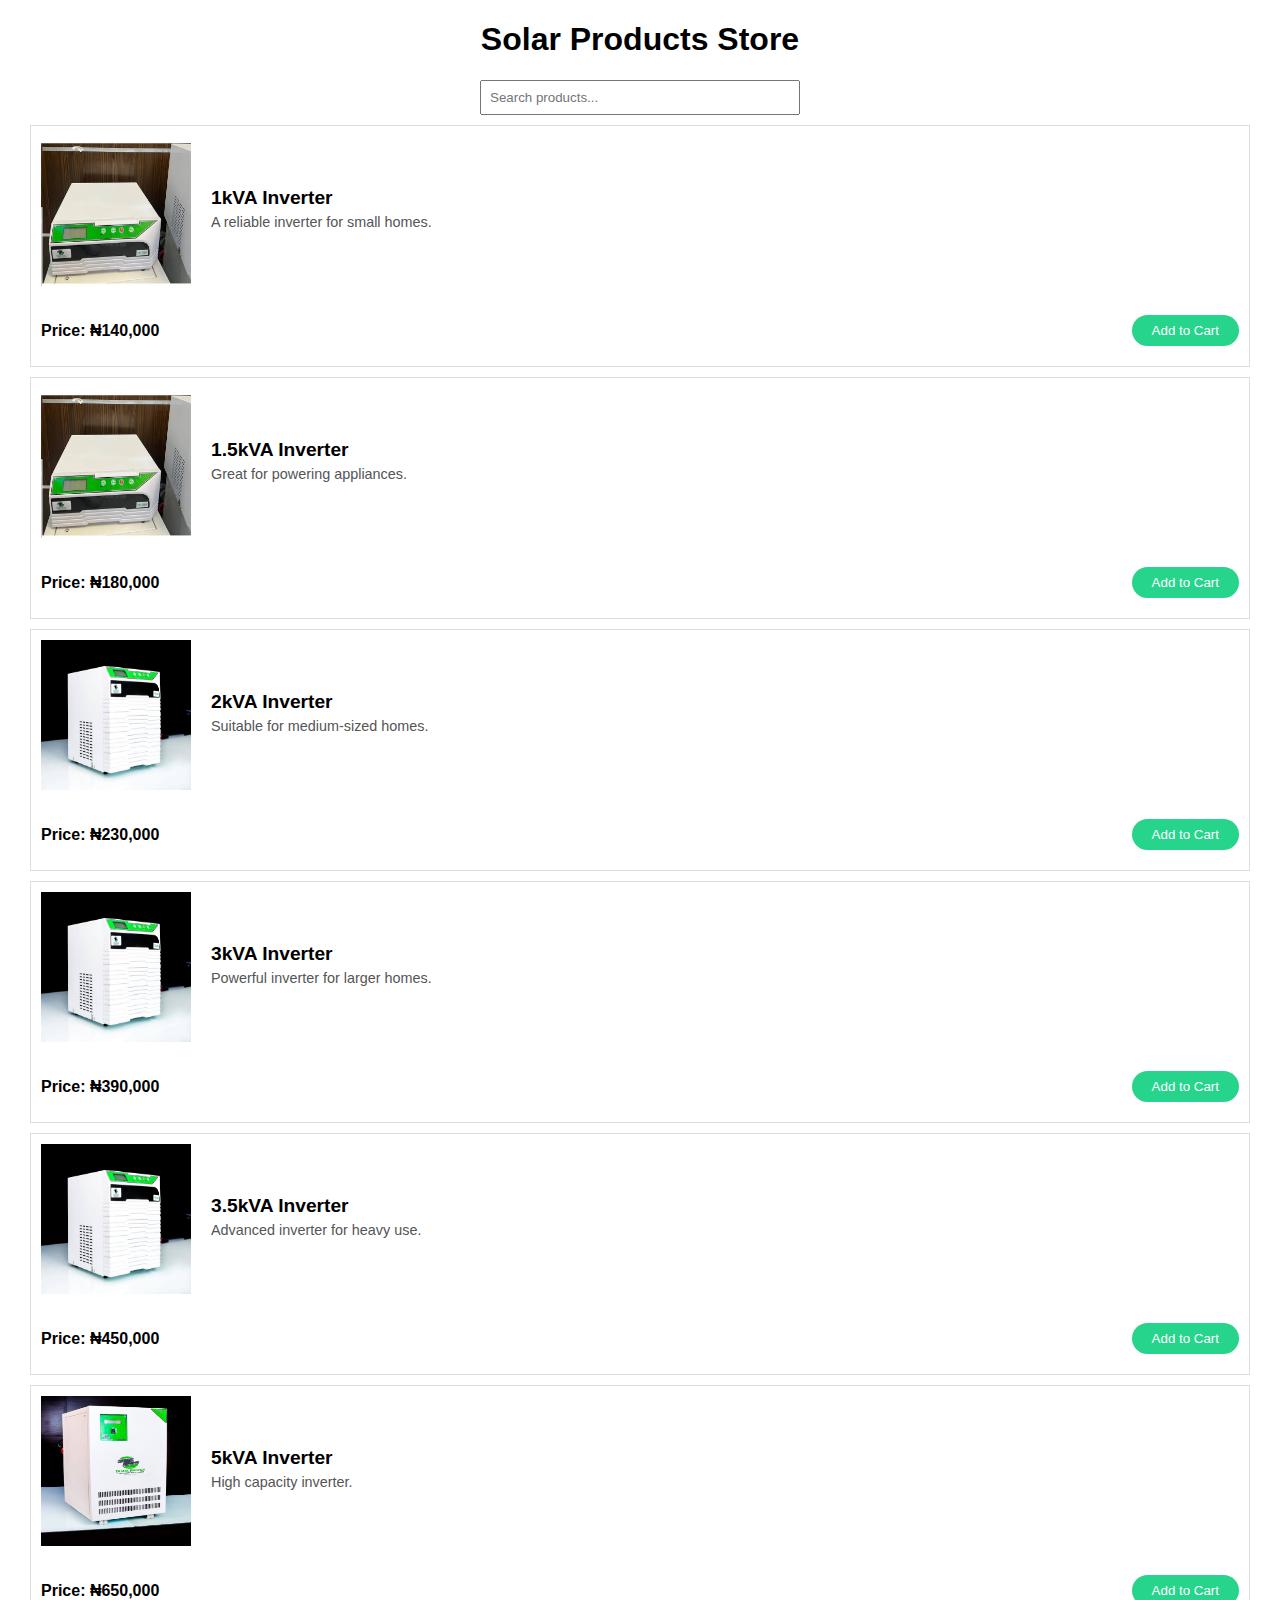
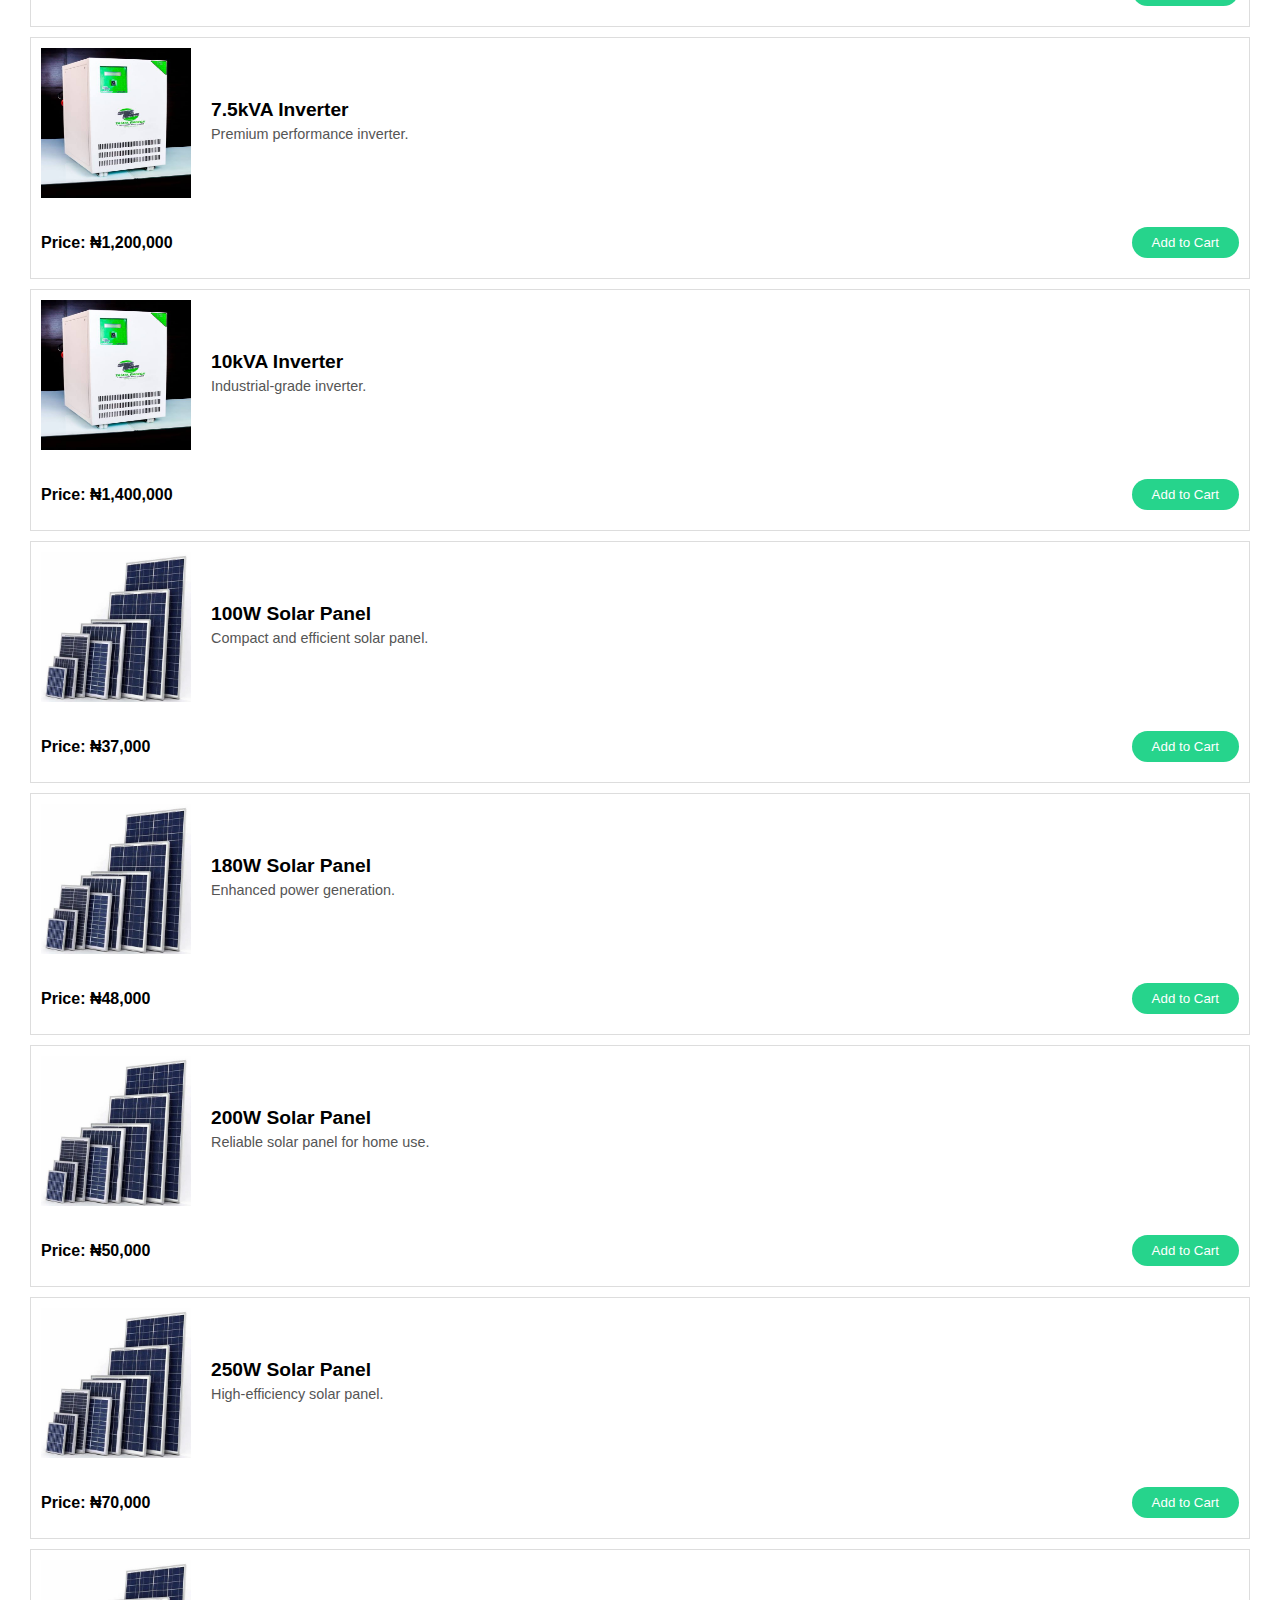
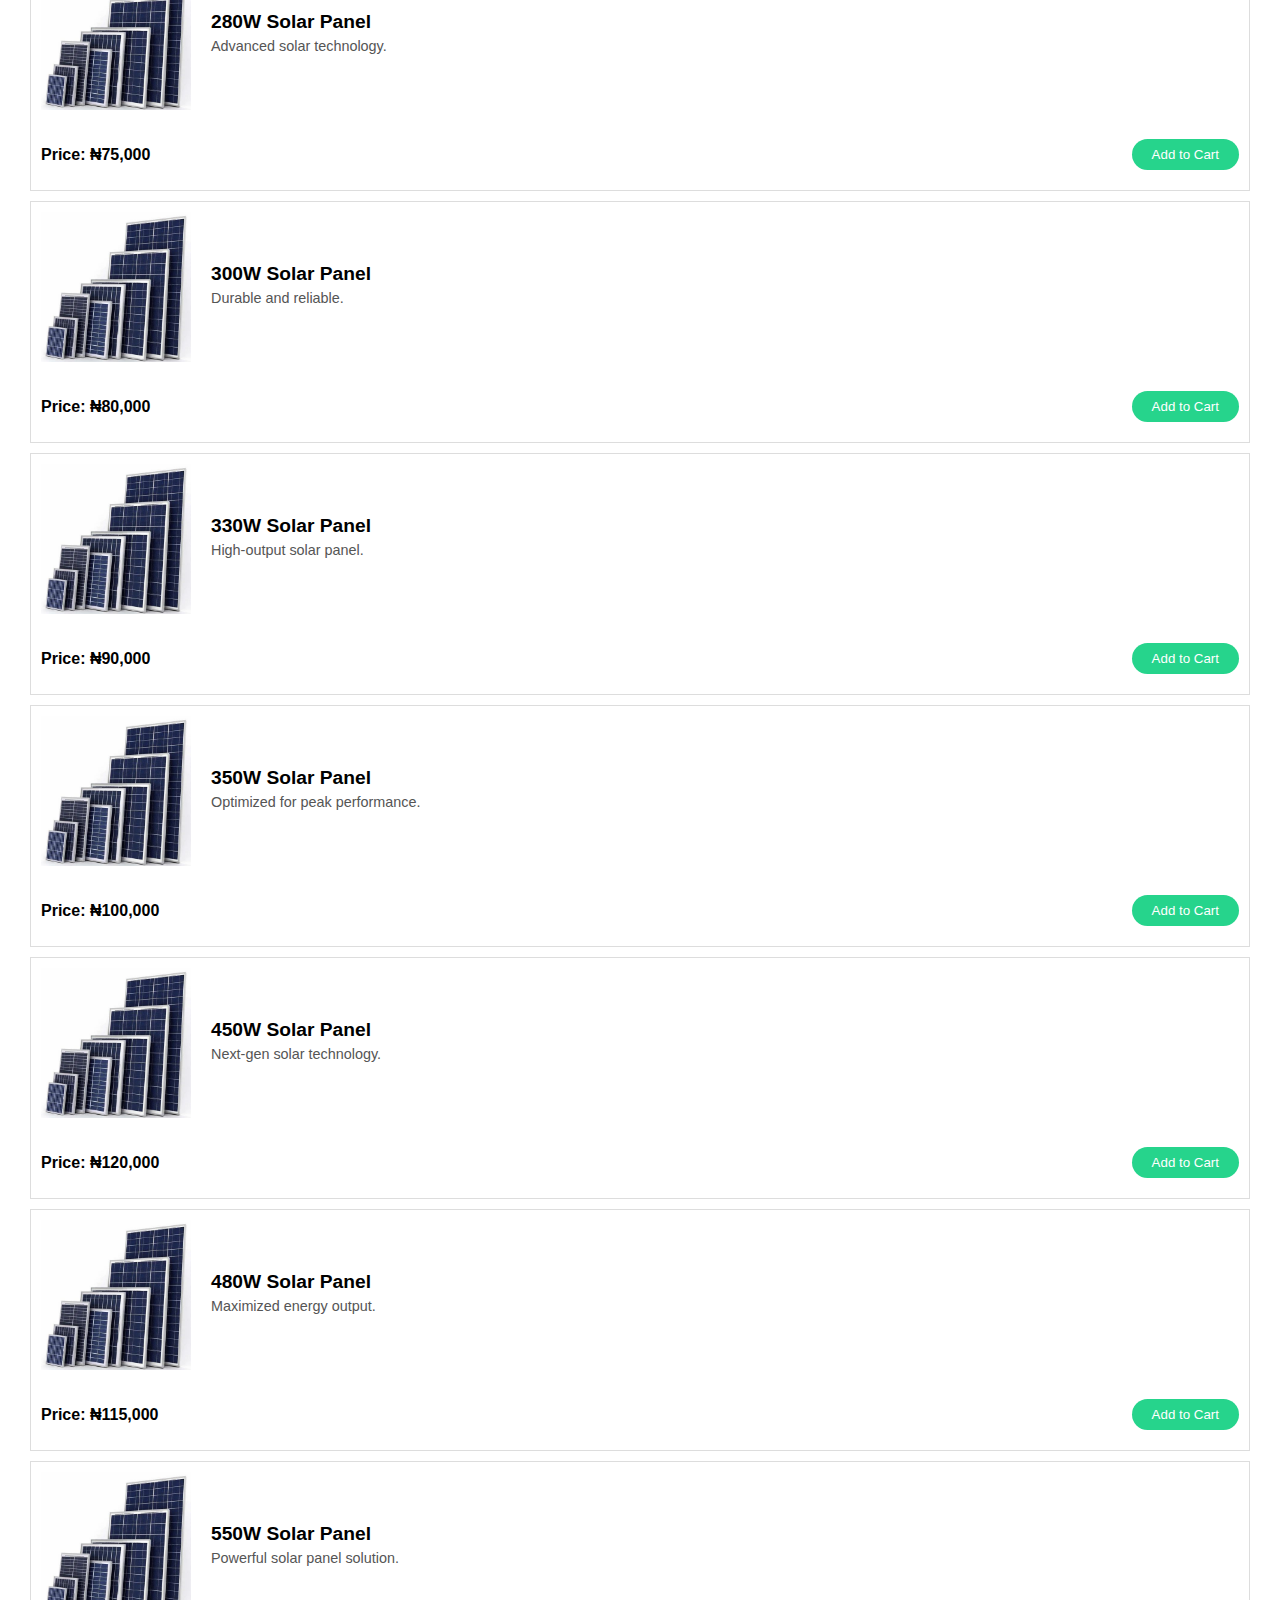
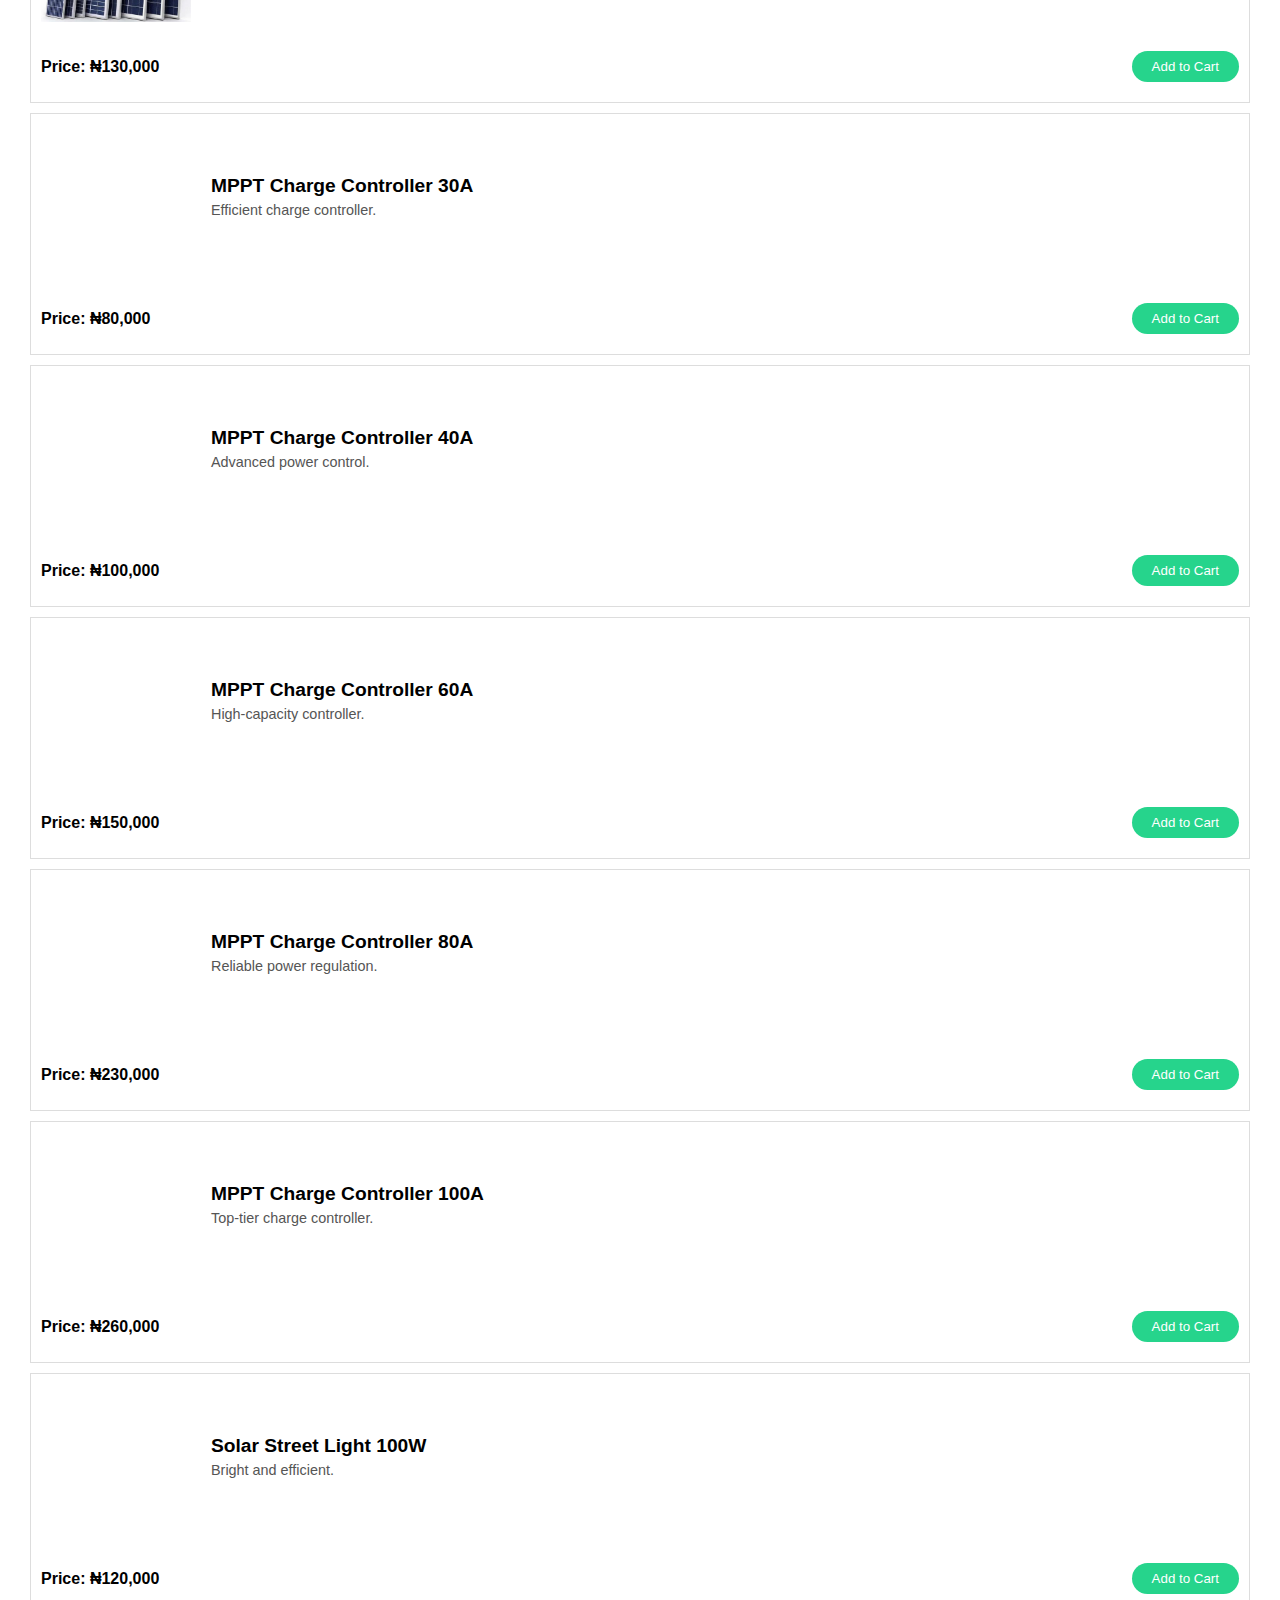
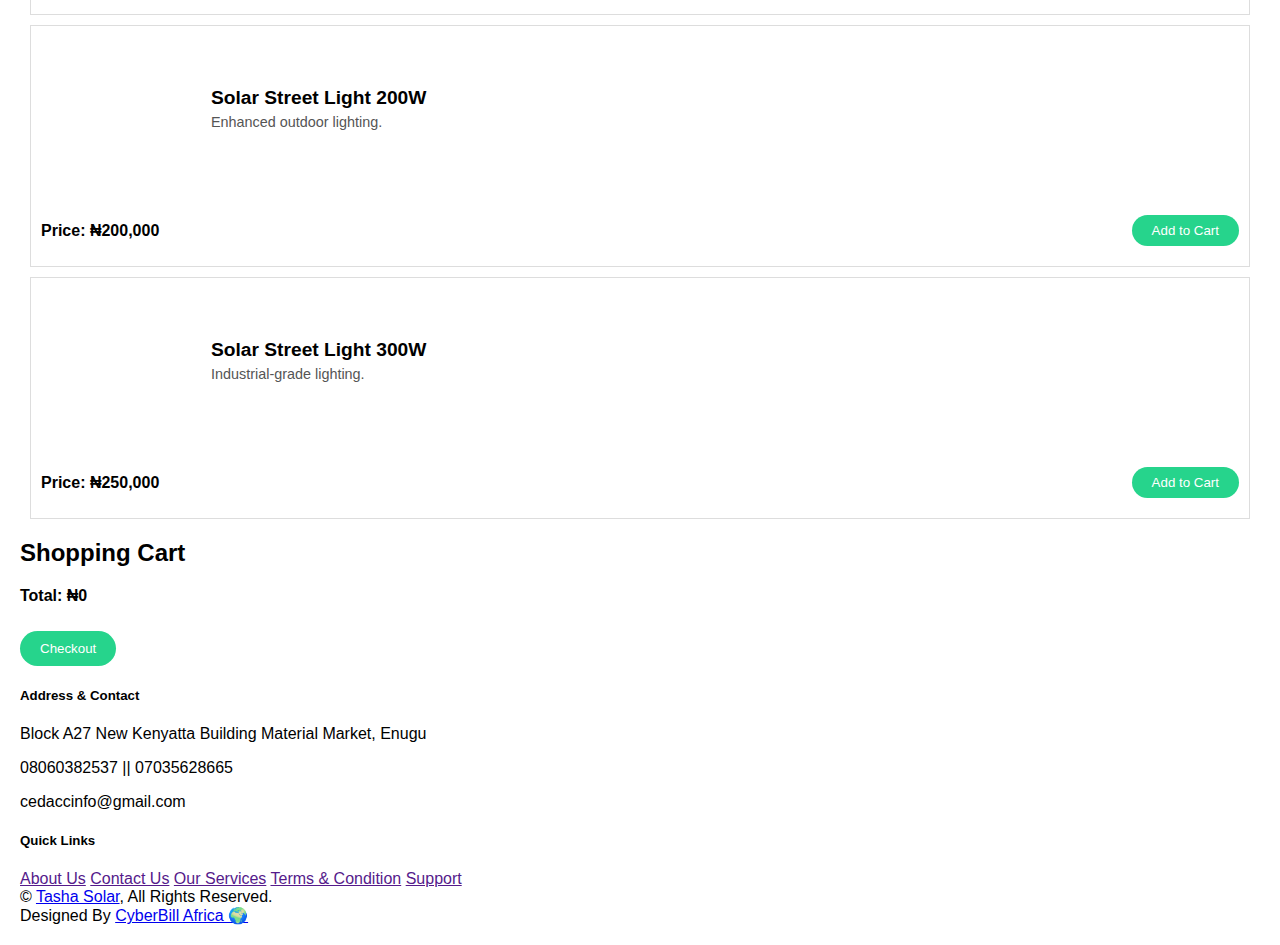
<file: solar-store.html>
<!DOCTYPE html>
<html lang="en">
<head>
    <meta charset="UTF-8">
    <meta name="viewport" content="width=device-width, initial-scale=1.0">
    <title>Solar Products Store</title>
    <style>
        body { font-family: Arial, sans-serif; margin: 20px; }
        h1 { text-align: center; }
        input { padding: 8px; width: 300px; margin: 10px auto; display: block; }
        .product { border: 1px solid #ddd; margin: 10px; padding: 10px; display: flex; flex-direction: column; }
        .product-header { display: flex; align-items: center; margin-bottom: 10px; }
        .product img { width: 150px; height: 150px; margin-right: 20px; }
        .product-details { flex: 1; }
        .product-name { font-size: 1.2em; margin: 0; }
        .product-description { font-size: 0.9em; color: #555; margin: 5px 0; }
        .product-footer { display: flex; justify-content: space-between; align-items: center; margin-top: 10px; }
        .product-price { font-size: 1em; font-weight: bold; }
        .cart-btn { background-color: #26d48c; color: white; border: none; padding: 8px 20px; border-radius: 50px; cursor: pointer; text-align: center; }
        .cart-btn:disabled { background-color: gray; cursor: not-allowed; }
        #cart-container { margin-top: 20px; }
        #total-price { font-weight: bold; }
        #checkout-btn { background-color: #26d48c; color: white; border: none; padding: 10px 20px; border-radius: 50px; cursor: pointer; margin-top: 10px; }
        #account-details { display: none; border: 1px solid #ddd; padding: 20px; margin-top: 10px; background-color: #f9f9f9; }
        #payment-confirmation-btn { background-color: #25d366; color: white; border: none; padding: 10px 20px; border-radius: 50px; cursor: pointer; margin-top: 10px; }
    </style>
</head>
<body>
    <h1>Solar Products Store</h1>
    <input type="text" id="searchInput" placeholder="Search products...">
    <div id="productContainer"></div>
    <div id="cart-container">
        <h2>Shopping Cart</h2>
        <ul id="cart"></ul>
        <p id="total-price">Total: ₦0</p>
        <button id="checkout-btn">Checkout</button>
        <div id="account-details">
            <p><strong>Account Number:</strong> 1234567890</p>
            <p><strong>Account Name:</strong> Tasha Solar</p>
            <p><strong>Bank:</strong> Moniepoint</p>
            <button id="payment-confirmation-btn">I have made payment</button>
        </div>
    </div>

    <script>
        const products = [
            { id: 1, name: "1kVA Inverter", description: "A reliable inverter for small homes.", price: 140000, img: "img/tasha-1kva.jpeg" },
            { id: 2, name: "1.5kVA Inverter", description: "Great for powering appliances.", price: 180000, img: "img/tasha-1kva.jpeg" },
            { id: 3, name: "2kVA Inverter", description: "Suitable for medium-sized homes.", price: 230000, img: "img/tasha-2kva.jpeg" },
            { id: 5, name: "3kVA Inverter", description: "Powerful inverter for larger homes.", price: 390000, img: "img/tasha-2kva.jpeg" },
    { id: 6, name: "3.5kVA Inverter", description: "Advanced inverter for heavy use.", price: 450000, img: "img/tasha-2kva.jpeg" },
    { id: 7, name: "5kVA Inverter", description: "High capacity inverter.", price: 650000, img: "img/tasha-10kva.jpeg" },
    { id: 8, name: "7.5kVA Inverter", description: "Premium performance inverter.", price: 1200000, img: "img/tasha-10kva.jpeg" },
    { id: 9, name: "10kVA Inverter", description: "Industrial-grade inverter.", price: 1400000, img: "img/tasha-10kva.jpeg" },
    { id: 10, name: "100W Solar Panel", description: "Compact and efficient solar panel.", price: 37000, img: "img/solar_panels.jpg" },
    { id: 11, name: "180W Solar Panel", description: "Enhanced power generation.", price: 48000, img: "img/solar_panels.jpg" },
    { id: 12, name: "200W Solar Panel", description: "Reliable solar panel for home use.", price: 50000, img: "img/solar_panels.jpg" },
    { id: 13, name: "250W Solar Panel", description: "High-efficiency solar panel.", price: 70000, img: "img/solar_panels.jpg" },
    { id: 14, name: "280W Solar Panel", description: "Advanced solar technology.", price: 75000, img: "img/solar_panels.jpg" },
    { id: 15, name: "300W Solar Panel", description: "Durable and reliable.", price: 80000, img: "img/solar_panels.jpg" },
    { id: 16, name: "330W Solar Panel", description: "High-output solar panel.", price: 90000, img: "img/solar_panels.jpg" },
    { id: 17, name: "350W Solar Panel", description: "Optimized for peak performance.", price: 100000, img: "img/solar_panels.jpg" },
    { id: 18, name: "450W Solar Panel", description: "Next-gen solar technology.", price: 120000, img: "img/solar_panels.jpg" },
    { id: 19, name: "480W Solar Panel", description: "Maximized energy output.", price: 115000, img: "img/solar_panels.jpg" },
    { id: 20, name: "550W Solar Panel", description: "Powerful solar panel solution.", price: 130000, img: "img/solar_panels.jpg" },
    { id: 21, name: "MPPT Charge Controller 30A", description: "Efficient charge controller.", price: 80000, img: "img/tasha-charge-controller.jpeg" },
    { id: 22, name: "MPPT Charge Controller 40A", description: "Advanced power control.", price: 100000, img: "img/tasha-charge-controller.jpeg" },
    { id: 23, name: "MPPT Charge Controller 60A", description: "High-capacity controller.", price: 150000, img: "img/tasha-charge-controller.jpeg" },
    { id: 24, name: "MPPT Charge Controller 80A", description: "Reliable power regulation.", price: 230000, img: "img/tasha-charge-controller.jpeg" },
    { id: 25, name: "MPPT Charge Controller 100A", description: "Top-tier charge controller.", price: 260000, img: "img/controller-100A.jpeg" },
    { id: 26, name: "Solar Street Light 100W", description: "Bright and efficient.", price: 120000, img: "img/tasha-streetlight1.jpeg" },
    { id: 27, name: "Solar Street Light 200W", description: "Enhanced outdoor lighting.", price: 200000, img: "img/tasha-streetlight1.jpeg" },
    { id: 28, name: "Solar Street Light 300W", description: "Industrial-grade lighting.", price: 250000, img: "img/tasha-streetlight1.jpeg" },
];

        const cart = new Map();
        const productContainer = document.getElementById("productContainer");
        const searchInput = document.getElementById("searchInput");
        const cartElement = document.getElementById("cart");
        const totalPriceElement = document.getElementById("total-price");
        const checkoutBtn = document.getElementById("checkout-btn");
        const accountDetails = document.getElementById("account-details");
        const paymentConfirmationBtn = document.getElementById("payment-confirmation-btn");

        // Load saved cart on page load
        document.addEventListener('DOMContentLoaded', () => {
            const savedCart = JSON.parse(localStorage.getItem('cart'));
            if (savedCart) {
                savedCart.forEach(([id, item]) => cart.set(Number(id), item));
                renderCart();
            }
        });

        // Save cart to localStorage before the page unloads
        window.addEventListener('beforeunload', () => {
            localStorage.setItem('cart', JSON.stringify(Array.from(cart.entries())));
        });

        // Display products
        function displayProducts(items) {
            productContainer.innerHTML = "";
            items.forEach(product => {
                const productDiv = document.createElement("div");
                productDiv.className = "product";

                const productHeader = document.createElement("div");
                productHeader.className = "product-header";

                const img = document.createElement("img");
                img.src = product.img;
                img.alt = product.name;
                img.loading = "lazy"; // Lazy loading for images

                const productDetails = document.createElement("div");
                productDetails.className = "product-details";

                const productName = document.createElement("h3");
                productName.className = "product-name";
                productName.textContent = product.name;

                const productDescription = document.createElement("p");
                productDescription.className = "product-description";
                productDescription.textContent = product.description;

                productDetails.append(productName, productDescription);
                productHeader.append(img, productDetails);

                const productFooter = document.createElement("div");
                productFooter.className = "product-footer";

                const productPrice = document.createElement("p");
                productPrice.className = "product-price";
                productPrice.textContent = `Price: ₦${product.price.toLocaleString()}`;

                const addToCartBtn = document.createElement("button");
                addToCartBtn.className = "cart-btn";
                addToCartBtn.textContent = "Add to Cart";
                addToCartBtn.onclick = () => addToCart(product);
                if (cart.has(product.id)) addToCartBtn.disabled = true;

                productFooter.append(productPrice, addToCartBtn);
                productDiv.append(productHeader, productFooter);
                productContainer.appendChild(productDiv);
            });
        }

        // Add product to cart
        function addToCart(product) {
            if (!cart.has(product.id)) {
                cart.set(product.id, { ...product, quantity: 1 });
            }
            renderCart();
            displayProducts(products);
        }

        // Render cart
        function renderCart() {
            cartElement.innerHTML = "";
            let totalPrice = 0;

            cart.forEach(item => {
                const cartItem = document.createElement("li");
                cartItem.textContent = `${item.name} - ₦${item.price.toLocaleString()} (Qty: ${item.quantity})`;

                const removeBtn = document.createElement("button");
                removeBtn.textContent = "Remove";
                removeBtn.style.marginLeft = "10px";
                removeBtn.onclick = () => removeFromCart(item.id);

                cartItem.appendChild(removeBtn);
                cartElement.appendChild(cartItem);
                totalPrice += item.price * item.quantity;
            });

            totalPriceElement.textContent = `Total: ₦${totalPrice.toLocaleString()}`;
        }

        // Remove product from cart
        function removeFromCart(productId) {
            cart.delete(productId);
            renderCart();
            displayProducts(products);
        }

        // Filter products on search
        let debounceTimer;
        searchInput.addEventListener("input", () => {
            clearTimeout(debounceTimer);
            debounceTimer = setTimeout(() => {
                const searchValue = searchInput.value.toLowerCase();
                const filteredProducts = products.filter(product => product.name.toLowerCase().includes(searchValue));
                displayProducts(filteredProducts);
            }, 300);
        });

        // Show account details on checkout
        checkoutBtn.addEventListener("click", () => {
            if (cart.size === 0) {
                alert("Your cart is empty. Add items before checking out.");
                return;
            }
            accountDetails.style.display = "block";
        });

        // Redirect to WhatsApp with order details
        paymentConfirmationBtn.addEventListener("click", () => {
            if (cart.size === 0) {
                alert("Your cart is empty. Add items before confirming payment.");
                return;
            }
            const whatsappUrl = generateWhatsAppMessage();
            window.open(whatsappUrl, "_blank");
        });

        // Generate WhatsApp order message
        function generateWhatsAppMessage() {
            let message = "Hello, I have made payment for the following items:\n\n";
            let totalPrice = 0;

            cart.forEach(item => {
                message += `- ${item.name} (Qty: ${item.quantity}) - ₦${(item.price * item.quantity).toLocaleString()}\n`;
                totalPrice += item.price * item.quantity;
            });

            message += `\nTotal Amount: ₦${totalPrice.toLocaleString()}\n\nThank you.`;

            const phoneNumber = "2348022987177"; // Replace with your WhatsApp number
            return `https://wa.me/${phoneNumber}?text=${encodeURIComponent(message)}`;
        }

        displayProducts(products);
    </script>

    <!-- Footer Start -->
<div class="container-fluid bg-dark text-body footer mt-5 pt-5 wow fadeIn" data-wow-delay="0.1s">
    <div class="container py-5">
        <div class="row g-5">
            <!-- Address Section -->
            <div class="col-lg-6 col-md-6">
                <h5 class="text-white mb-4">Address & Contact</h5>
                <p class="mb-2"><i class="fa fa-map-marker-alt me-3"></i>Block A27 New Kenyatta Building Material Market, Enugu</p>
                <p class="mb-2"><i class="fa fa-phone-alt me-3"></i>08060382537 || 07035628665</p>
                <p class="mb-2"><i class="fa fa-envelope me-3"></i>cedaccinfo@gmail.com</p>
                <div class="d-flex pt-2">
                    <a class="btn btn-square btn-outline-light btn-social" href=""><i class="fab fa-twitter"></i></a>
                    <a class="btn btn-square btn-outline-light btn-social" href=""><i class="fab fa-facebook-f"></i></a>
                    <a class="btn btn-square btn-outline-light btn-social" href=""><i class="fab fa-youtube"></i></a>
                    <a class="btn btn-square btn-outline-light btn-social" href=""><i class="fab fa-linkedin-in"></i></a>
                </div>
            </div>

            <!-- Quick Links Section -->
            <div class="col-lg-6 col-md-6">
                <h5 class="text-white mb-4">Quick Links</h5>
                <a class="btn btn-link text-light" href="">About Us</a>
                <a class="btn btn-link text-light" href="">Contact Us</a>
                <a class="btn btn-link text-light" href="">Our Services</a>
                <a class="btn btn-link text-light" href="">Terms & Condition</a>
                <a class="btn btn-link text-light" href="">Support</a>
            </div>
        </div>
    </div>

    <!-- Footer Bottom Section -->
    <div class="container">
        <div class="copyright">
            <div class="row">
                <div class="col-md-6 text-left text-md-start mb-3 mb-md-0">
                    &copy; <a href="#">Tasha Solar</a>, All Rights Reserved.
                </div>
                <div class="col-md-6 text-right text-md-end">
                    Designed By <a href="https://cyberbillafrica.github.io/portal/">CyberBill Africa 🌍</a>
                </div>
            </div>
        </div>
    </div>
</div>
<!-- Footer End -->

<!-- Back to Top Button -->
<a href="#" class="btn btn-lg btn-primary btn-lg-square rounded-circle back-to-top"><i class="bi bi-arrow-up"></i></a>

</body>
</html>
</file>
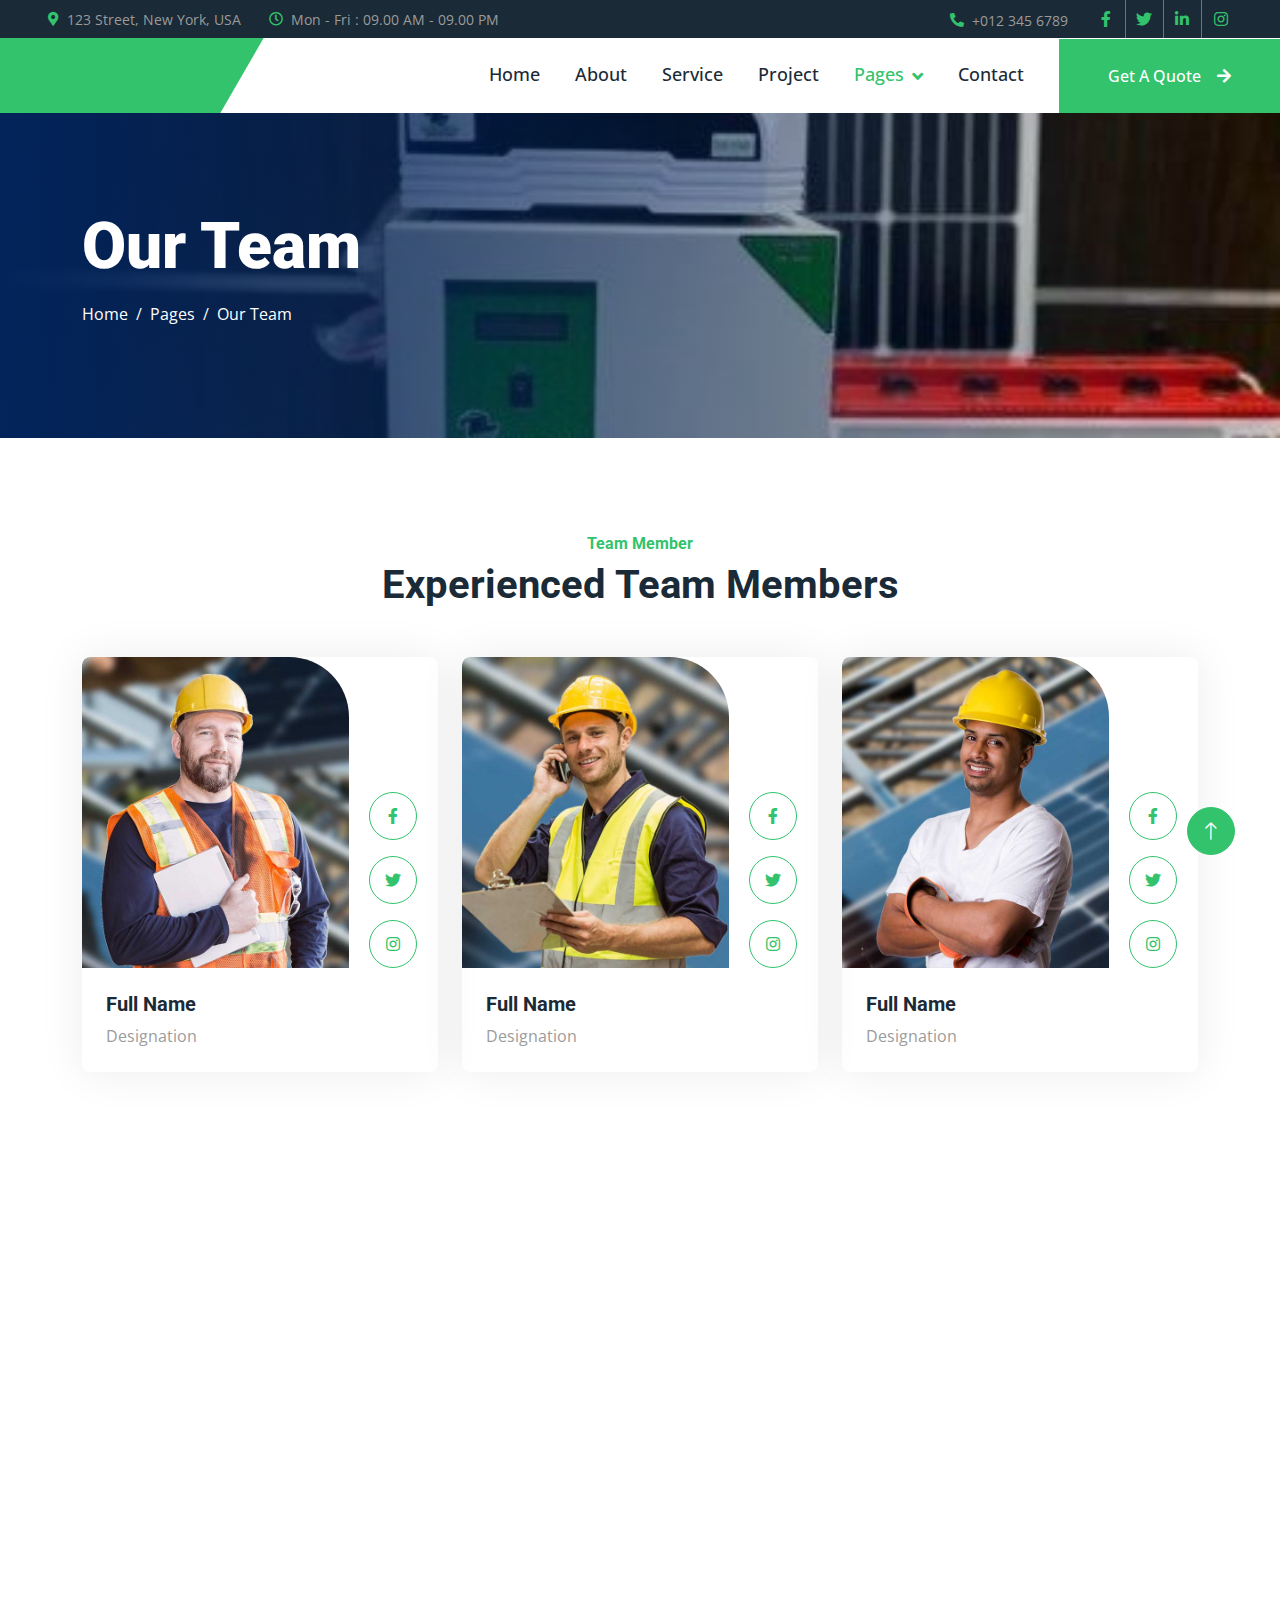
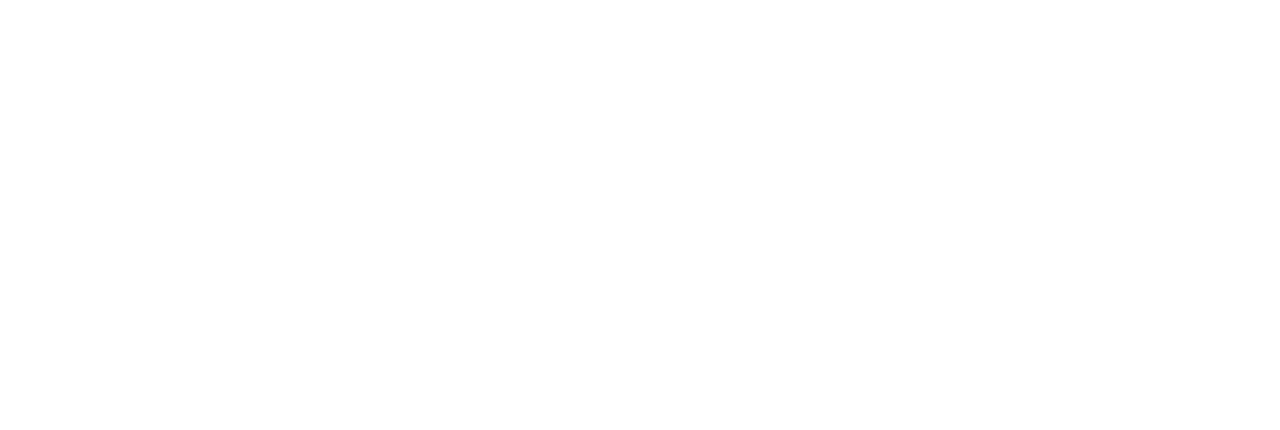
<file: team.html>
<!DOCTYPE html>
<html lang="en">

<head>
    <meta charset="utf-8">
    <title>Solartec - Renewable Energy Website Template</title>
    <meta content="width=device-width, initial-scale=1.0" name="viewport">
    <meta content="" name="keywords">
    <meta content="" name="description">

    <!-- Favicon -->
    <link href="img/favicon.ico" rel="icon">

    <!-- Google Web Fonts -->
    <link rel="preconnect" href="https://fonts.googleapis.com">
    <link rel="preconnect" href="https://fonts.gstatic.com" crossorigin>
    <link href="https://fonts.googleapis.com/css2?family=Open+Sans:wght@400;500&family=Roboto:wght@500;700;900&display=swap" rel="stylesheet"> 

    <!-- Icon Font Stylesheet -->
    <link href="https://cdnjs.cloudflare.com/ajax/libs/font-awesome/5.10.0/css/all.min.css" rel="stylesheet">
    <link href="https://cdn.jsdelivr.net/npm/bootstrap-icons@1.4.1/font/bootstrap-icons.css" rel="stylesheet">

    <!-- Libraries Stylesheet -->
    <link href="lib/animate/animate.min.css" rel="stylesheet">
    <link href="lib/owlcarousel/assets/owl.carousel.min.css" rel="stylesheet">
    <link href="lib/lightbox/css/lightbox.min.css" rel="stylesheet">

    <!-- Customized Bootstrap Stylesheet -->
    <link href="css/bootstrap.min.css" rel="stylesheet">

    <!-- Template Stylesheet -->
    <link href="css/style.css" rel="stylesheet">
</head>

<body>
    <!-- Spinner Start -->
    <div id="spinner" class="show bg-white position-fixed translate-middle w-100 vh-100 top-50 start-50 d-flex align-items-center justify-content-center">
        <div class="spinner-border text-primary" style="width: 3rem; height: 3rem;" role="status">
            <span class="sr-only">Loading...</span>
        </div>
    </div>
    <!-- Spinner End -->


    <!-- Topbar Start -->
    <div class="container-fluid bg-dark p-0">
        <div class="row gx-0 d-none d-lg-flex">
            <div class="col-lg-7 px-5 text-start">
                <div class="h-100 d-inline-flex align-items-center me-4">
                    <small class="fa fa-map-marker-alt text-primary me-2"></small>
                    <small>123 Street, New York, USA</small>
                </div>
                <div class="h-100 d-inline-flex align-items-center">
                    <small class="far fa-clock text-primary me-2"></small>
                    <small>Mon - Fri : 09.00 AM - 09.00 PM</small>
                </div>
            </div>
            <div class="col-lg-5 px-5 text-end">
                <div class="h-100 d-inline-flex align-items-center me-4">
                    <small class="fa fa-phone-alt text-primary me-2"></small>
                    <small>+012 345 6789</small>
                </div>
                <div class="h-100 d-inline-flex align-items-center mx-n2">
                    <a class="btn btn-square btn-link rounded-0 border-0 border-end border-secondary" href=""><i class="fab fa-facebook-f"></i></a>
                    <a class="btn btn-square btn-link rounded-0 border-0 border-end border-secondary" href=""><i class="fab fa-twitter"></i></a>
                    <a class="btn btn-square btn-link rounded-0 border-0 border-end border-secondary" href=""><i class="fab fa-linkedin-in"></i></a>
                    <a class="btn btn-square btn-link rounded-0" href=""><i class="fab fa-instagram"></i></a>
                </div>
            </div>
        </div>
    </div>
    <!-- Topbar End -->


    <!-- Navbar Start -->
    <nav class="navbar navbar-expand-lg bg-white navbar-light sticky-top p-0">
        <a href="index.html" class="navbar-brand d-flex align-items-center border-end px-4 px-lg-5">
            <h2 class="m-0 text-primary">Solartec</h2>
        </a>
        <button type="button" class="navbar-toggler me-4" data-bs-toggle="collapse" data-bs-target="#navbarCollapse">
            <span class="navbar-toggler-icon"></span>
        </button>
        <div class="collapse navbar-collapse" id="navbarCollapse">
            <div class="navbar-nav ms-auto p-4 p-lg-0">
                <a href="index.html" class="nav-item nav-link">Home</a>
                <a href="about.html" class="nav-item nav-link">About</a>
                <a href="service.html" class="nav-item nav-link">Service</a>
                <a href="project.html" class="nav-item nav-link">Project</a>
                <div class="nav-item dropdown">
                    <a href="#" class="nav-link dropdown-toggle active" data-bs-toggle="dropdown">Pages</a>
                    <div class="dropdown-menu bg-light m-0">
                        <a href="feature.html" class="dropdown-item">Feature</a>
                        <a href="quote.html" class="dropdown-item">Free Quote</a>
                        <a href="team.html" class="dropdown-item active">Our Team</a>
                        <a href="testimonial.html" class="dropdown-item">Testimonial</a>
                        <a href="404.html" class="dropdown-item">404 Page</a>
                    </div>
                </div>
                <a href="contact.html" class="nav-item nav-link">Contact</a>
            </div>
            <a href="" class="btn btn-primary rounded-0 py-4 px-lg-5 d-none d-lg-block">Get A Quote<i class="fa fa-arrow-right ms-3"></i></a>
        </div>
    </nav>
    <!-- Navbar End -->


    <!-- Page Header Start -->
    <div class="container-fluid page-header py-5 mb-5">
        <div class="container py-5">
            <h1 class="display-3 text-white mb-3 animated slideInDown">Our Team</h1>
            <nav aria-label="breadcrumb animated slideInDown">
                <ol class="breadcrumb">
                    <li class="breadcrumb-item"><a class="text-white" href="#">Home</a></li>
                    <li class="breadcrumb-item"><a class="text-white" href="#">Pages</a></li>
                    <li class="breadcrumb-item text-white active" aria-current="page">Our Team</li>
                </ol>
            </nav>
        </div>
    </div>
    <!-- Page Header End -->


    <!-- Team Start -->
    <div class="container-xxl py-5">
        <div class="container">
            <div class="text-center mx-auto mb-5 wow fadeInUp" data-wow-delay="0.1s" style="max-width: 600px;">
                <h6 class="text-primary">Team Member</h6>
                <h1 class="mb-4">Experienced Team Members</h1>
            </div>
            <div class="row g-4">
                <div class="col-lg-4 col-md-6 wow fadeInUp" data-wow-delay="0.1s">
                    <div class="team-item rounded overflow-hidden">
                        <div class="d-flex">
                            <img class="img-fluid w-75" src="img/team-1.jpg" alt="">
                            <div class="team-social w-25">
                                <a class="btn btn-lg-square btn-outline-primary rounded-circle mt-3" href=""><i class="fab fa-facebook-f"></i></a>
                                <a class="btn btn-lg-square btn-outline-primary rounded-circle mt-3" href=""><i class="fab fa-twitter"></i></a>
                                <a class="btn btn-lg-square btn-outline-primary rounded-circle mt-3" href=""><i class="fab fa-instagram"></i></a>
                            </div>
                        </div>
                        <div class="p-4">
                            <h5>Full Name</h5>
                            <span>Designation</span>
                        </div>
                    </div>
                </div>
                <div class="col-lg-4 col-md-6 wow fadeInUp" data-wow-delay="0.3s">
                    <div class="team-item rounded overflow-hidden">
                        <div class="d-flex">
                            <img class="img-fluid w-75" src="img/team-2.jpg" alt="">
                            <div class="team-social w-25">
                                <a class="btn btn-lg-square btn-outline-primary rounded-circle mt-3" href=""><i class="fab fa-facebook-f"></i></a>
                                <a class="btn btn-lg-square btn-outline-primary rounded-circle mt-3" href=""><i class="fab fa-twitter"></i></a>
                                <a class="btn btn-lg-square btn-outline-primary rounded-circle mt-3" href=""><i class="fab fa-instagram"></i></a>
                            </div>
                        </div>
                        <div class="p-4">
                            <h5>Full Name</h5>
                            <span>Designation</span>
                        </div>
                    </div>
                </div>
                <div class="col-lg-4 col-md-6 wow fadeInUp" data-wow-delay="0.5s">
                    <div class="team-item rounded overflow-hidden">
                        <div class="d-flex">
                            <img class="img-fluid w-75" src="img/team-3.jpg" alt="">
                            <div class="team-social w-25">
                                <a class="btn btn-lg-square btn-outline-primary rounded-circle mt-3" href=""><i class="fab fa-facebook-f"></i></a>
                                <a class="btn btn-lg-square btn-outline-primary rounded-circle mt-3" href=""><i class="fab fa-twitter"></i></a>
                                <a class="btn btn-lg-square btn-outline-primary rounded-circle mt-3" href=""><i class="fab fa-instagram"></i></a>
                            </div>
                        </div>
                        <div class="p-4">
                            <h5>Full Name</h5>
                            <span>Designation</span>
                        </div>
                    </div>
                </div>
                <div class="col-lg-4 col-md-6 wow fadeInUp" data-wow-delay="0.1s">
                    <div class="team-item rounded overflow-hidden">
                        <div class="d-flex">
                            <img class="img-fluid w-75" src="img/team-2.jpg" alt="">
                            <div class="team-social w-25">
                                <a class="btn btn-lg-square btn-outline-primary rounded-circle mt-3" href=""><i class="fab fa-facebook-f"></i></a>
                                <a class="btn btn-lg-square btn-outline-primary rounded-circle mt-3" href=""><i class="fab fa-twitter"></i></a>
                                <a class="btn btn-lg-square btn-outline-primary rounded-circle mt-3" href=""><i class="fab fa-instagram"></i></a>
                            </div>
                        </div>
                        <div class="p-4">
                            <h5>Full Name</h5>
                            <span>Designation</span>
                        </div>
                    </div>
                </div>
                <div class="col-lg-4 col-md-6 wow fadeInUp" data-wow-delay="0.3s">
                    <div class="team-item rounded overflow-hidden">
                        <div class="d-flex">
                            <img class="img-fluid w-75" src="img/team-3.jpg" alt="">
                            <div class="team-social w-25">
                                <a class="btn btn-lg-square btn-outline-primary rounded-circle mt-3" href=""><i class="fab fa-facebook-f"></i></a>
                                <a class="btn btn-lg-square btn-outline-primary rounded-circle mt-3" href=""><i class="fab fa-twitter"></i></a>
                                <a class="btn btn-lg-square btn-outline-primary rounded-circle mt-3" href=""><i class="fab fa-instagram"></i></a>
                            </div>
                        </div>
                        <div class="p-4">
                            <h5>Full Name</h5>
                            <span>Designation</span>
                        </div>
                    </div>
                </div>
                <div class="col-lg-4 col-md-6 wow fadeInUp" data-wow-delay="0.5s">
                    <div class="team-item rounded overflow-hidden">
                        <div class="d-flex">
                            <img class="img-fluid w-75" src="img/team-1.jpg" alt="">
                            <div class="team-social w-25">
                                <a class="btn btn-lg-square btn-outline-primary rounded-circle mt-3" href=""><i class="fab fa-facebook-f"></i></a>
                                <a class="btn btn-lg-square btn-outline-primary rounded-circle mt-3" href=""><i class="fab fa-twitter"></i></a>
                                <a class="btn btn-lg-square btn-outline-primary rounded-circle mt-3" href=""><i class="fab fa-instagram"></i></a>
                            </div>
                        </div>
                        <div class="p-4">
                            <h5>Full Name</h5>
                            <span>Designation</span>
                        </div>
                    </div>
                </div>
            </div>
        </div>
    </div>
    <!-- Team End -->
        

    <!-- Footer Start -->
    <div class="container-fluid bg-dark text-body footer mt-5 pt-5 wow fadeIn" data-wow-delay="0.1s">
        <div class="container py-5">
            <div class="row g-5">
                <div class="col-lg-3 col-md-6">
                    <h5 class="text-white mb-4">Address</h5>
                    <p class="mb-2"><i class="fa fa-map-marker-alt me-3"></i>123 Street, New York, USA</p>
                    <p class="mb-2"><i class="fa fa-phone-alt me-3"></i>+012 345 67890</p>
                    <p class="mb-2"><i class="fa fa-envelope me-3"></i>info@example.com</p>
                    <div class="d-flex pt-2">
                        <a class="btn btn-square btn-outline-light btn-social" href=""><i class="fab fa-twitter"></i></a>
                        <a class="btn btn-square btn-outline-light btn-social" href=""><i class="fab fa-facebook-f"></i></a>
                        <a class="btn btn-square btn-outline-light btn-social" href=""><i class="fab fa-youtube"></i></a>
                        <a class="btn btn-square btn-outline-light btn-social" href=""><i class="fab fa-linkedin-in"></i></a>
                    </div>
                </div>
                <div class="col-lg-3 col-md-6">
                    <h5 class="text-white mb-4">Quick Links</h5>
                    <a class="btn btn-link" href="">About Us</a>
                    <a class="btn btn-link" href="">Contact Us</a>
                    <a class="btn btn-link" href="">Our Services</a>
                    <a class="btn btn-link" href="">Terms & Condition</a>
                    <a class="btn btn-link" href="">Support</a>
                </div>
                <div class="col-lg-3 col-md-6">
                    <h5 class="text-white mb-4">Project Gallery</h5>
                    <div class="row g-2">
                        <div class="col-4">
                            <img class="img-fluid rounded" src="img/gallery-1.jpg" alt="">
                        </div>
                        <div class="col-4">
                            <img class="img-fluid rounded" src="img/gallery-2.jpg" alt="">
                        </div>
                        <div class="col-4">
                            <img class="img-fluid rounded" src="img/gallery-3.jpg" alt="">
                        </div>
                        <div class="col-4">
                            <img class="img-fluid rounded" src="img/gallery-4.jpg" alt="">
                        </div>
                        <div class="col-4">
                            <img class="img-fluid rounded" src="img/gallery-5.jpg" alt="">
                        </div>
                        <div class="col-4">
                            <img class="img-fluid rounded" src="img/gallery-6.jpg" alt="">
                        </div>
                    </div>
                </div>
                <div class="col-lg-3 col-md-6">
                    <h5 class="text-white mb-4">Newsletter</h5>
                    <p>Dolor amet sit justo amet elitr clita ipsum elitr est.</p>
                    <div class="position-relative mx-auto" style="max-width: 400px;">
                        <input class="form-control border-0 w-100 py-3 ps-4 pe-5" type="text" placeholder="Your email">
                        <button type="button" class="btn btn-primary py-2 position-absolute top-0 end-0 mt-2 me-2">SignUp</button>
                    </div>
                </div>
            </div>
        </div>
        <div class="container">
            <div class="copyright">
                <div class="row">
                    <div class="col-md-6 text-center text-md-start mb-3 mb-md-0">
                        &copy; <a href="#">Your Site Name</a>, All Right Reserved.
                    </div>
                    <div class="col-md-6 text-center text-md-end">
                        <!--/*** This template is free as long as you keep the footer author’s credit link/attribution link/backlink. If you'd like to use the template without the footer author’s credit link/attribution link/backlink, you can purchase the Credit Removal License from "https://htmlcodex.com/credit-removal". Thank you for your support. ***/-->
                        Designed By <a href="https://htmlcodex.com">HTML Codex</a>
                    </div>
                </div>
            </div>
        </div>
    </div>
    <!-- Footer End -->


    <!-- Back to Top -->
    <a href="#" class="btn btn-lg btn-primary btn-lg-square rounded-circle back-to-top"><i class="bi bi-arrow-up"></i></a>


    <!-- JavaScript Libraries -->
    <script src="https://code.jquery.com/jquery-3.4.1.min.js"></script>
    <script src="https://cdn.jsdelivr.net/npm/bootstrap@5.0.0/dist/js/bootstrap.bundle.min.js"></script>
    <script src="lib/wow/wow.min.js"></script>
    <script src="lib/easing/easing.min.js"></script>
    <script src="lib/waypoints/waypoints.min.js"></script>
    <script src="lib/counterup/counterup.min.js"></script>
    <script src="lib/owlcarousel/owl.carousel.min.js"></script>
    <script src="lib/isotope/isotope.pkgd.min.js"></script>
    <script src="lib/lightbox/js/lightbox.min.js"></script>

    <!-- Template Javascript -->
    <script src="js/main.js"></script>
</body>

</html>
</file>
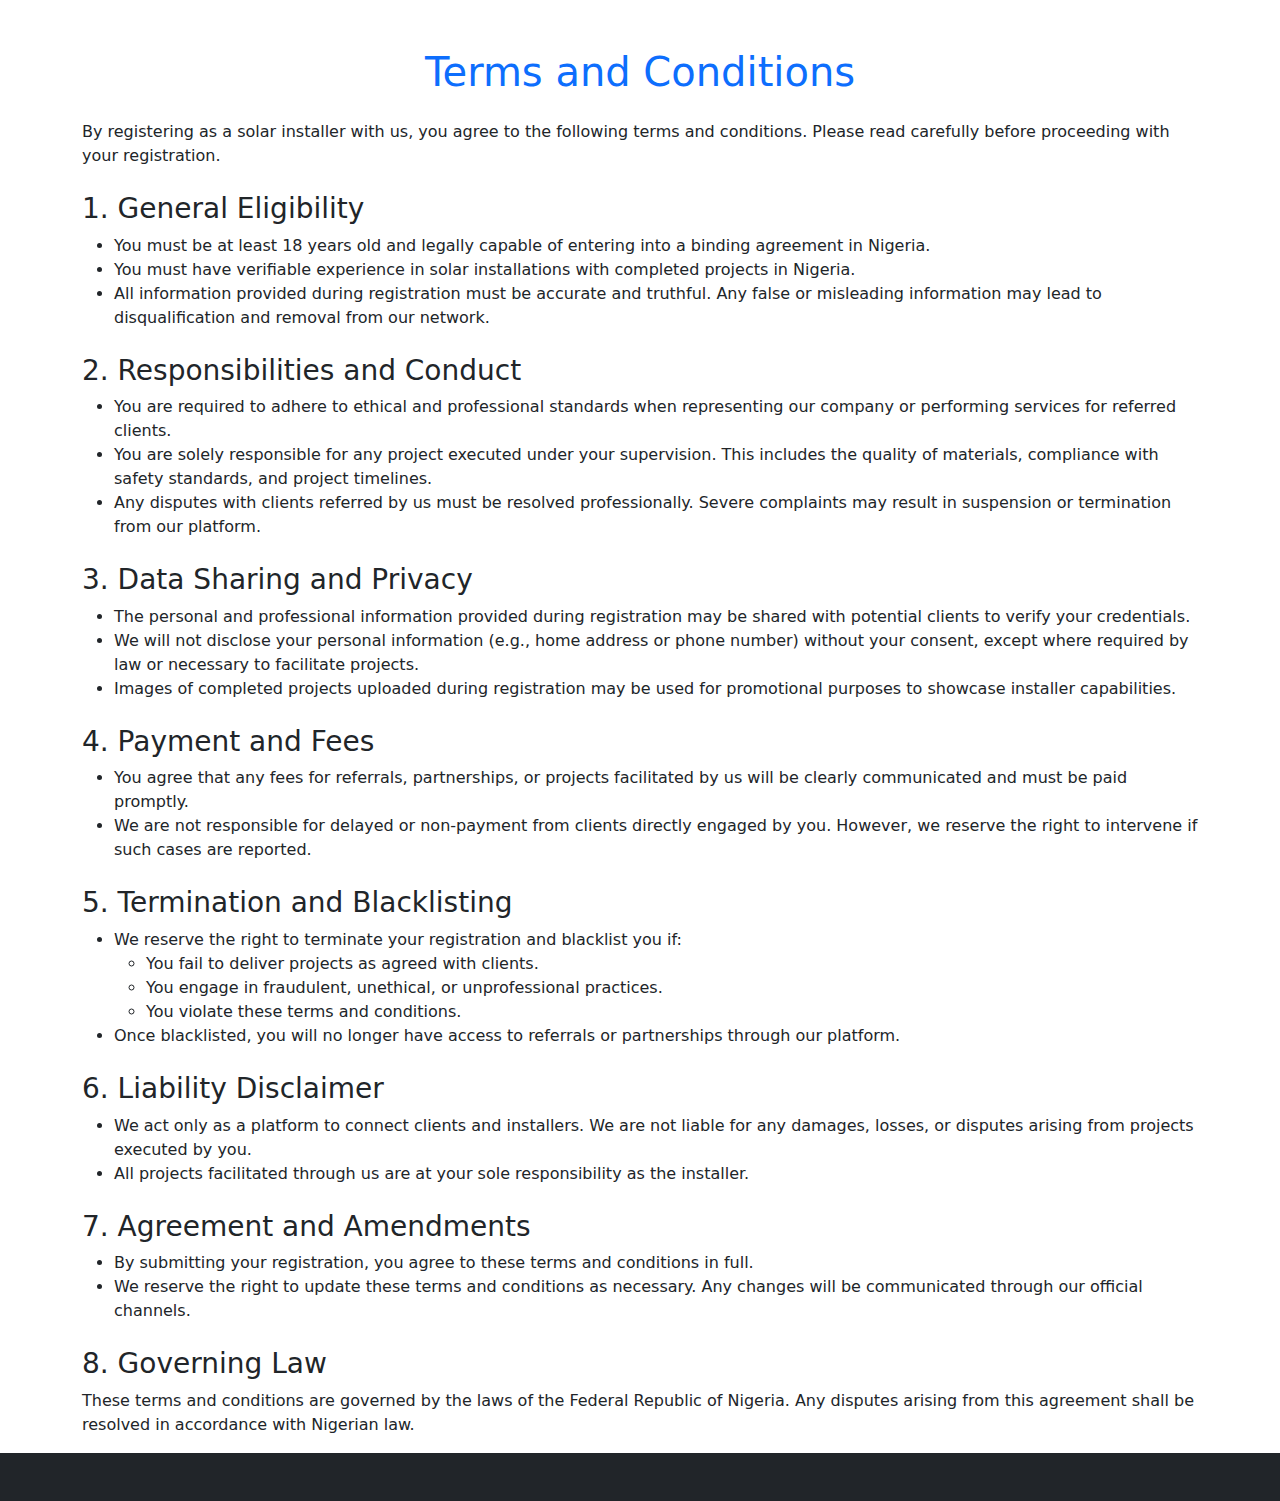
<file: terms.html>
<!DOCTYPE html>
<html lang="en">
<head>
    <meta charset="UTF-8">
    <meta name="viewport" content="width=device-width, initial-scale=1.0">
    <title>Terms and Conditions</title>
    <link href="https://cdn.jsdelivr.net/npm/bootstrap@5.3.0/dist/css/bootstrap.min.css" rel="stylesheet">
</head>
<body>
    <div class="container mt-5">
        <h1 class="text-center text-primary">Terms and Conditions</h1>
        <p class="mt-4">
            By registering as a solar installer with us, you agree to the following terms and conditions. Please read carefully before proceeding with your registration.
        </p>

        <h3 class="mt-4">1. General Eligibility</h3>
        <ul>
            <li>You must be at least 18 years old and legally capable of entering into a binding agreement in Nigeria.</li>
            <li>You must have verifiable experience in solar installations with completed projects in Nigeria.</li>
            <li>All information provided during registration must be accurate and truthful. Any false or misleading information may lead to disqualification and removal from our network.</li>
        </ul>

        <h3 class="mt-4">2. Responsibilities and Conduct</h3>
        <ul>
            <li>You are required to adhere to ethical and professional standards when representing our company or performing services for referred clients.</li>
            <li>You are solely responsible for any project executed under your supervision. This includes the quality of materials, compliance with safety standards, and project timelines.</li>
            <li>Any disputes with clients referred by us must be resolved professionally. Severe complaints may result in suspension or termination from our platform.</li>
        </ul>

        <h3 class="mt-4">3. Data Sharing and Privacy</h3>
        <ul>
            <li>The personal and professional information provided during registration may be shared with potential clients to verify your credentials.</li>
            <li>We will not disclose your personal information (e.g., home address or phone number) without your consent, except where required by law or necessary to facilitate projects.</li>
            <li>Images of completed projects uploaded during registration may be used for promotional purposes to showcase installer capabilities.</li>
        </ul>

        <h3 class="mt-4">4. Payment and Fees</h3>
        <ul>
            <li>You agree that any fees for referrals, partnerships, or projects facilitated by us will be clearly communicated and must be paid promptly.</li>
            <li>We are not responsible for delayed or non-payment from clients directly engaged by you. However, we reserve the right to intervene if such cases are reported.</li>
        </ul>

        <h3 class="mt-4">5. Termination and Blacklisting</h3>
        <ul>
            <li>We reserve the right to terminate your registration and blacklist you if:
                <ul>
                    <li>You fail to deliver projects as agreed with clients.</li>
                    <li>You engage in fraudulent, unethical, or unprofessional practices.</li>
                    <li>You violate these terms and conditions.</li>
                </ul>
            </li>
            <li>Once blacklisted, you will no longer have access to referrals or partnerships through our platform.</li>
        </ul>

        <h3 class="mt-4">6. Liability Disclaimer</h3>
        <ul>
            <li>We act only as a platform to connect clients and installers. We are not liable for any damages, losses, or disputes arising from projects executed by you.</li>
            <li>All projects facilitated through us are at your sole responsibility as the installer.</li>
        </ul>

        <h3 class="mt-4">7. Agreement and Amendments</h3>
        <ul>
            <li>By submitting your registration, you agree to these terms and conditions in full.</li>
            <li>We reserve the right to update these terms and conditions as necessary. Any changes will be communicated through our official channels.</li>
        </ul>

        <h3 class="mt-4">8. Governing Law</h3>
        <p>
            These terms and conditions are governed by the laws of the Federal Republic of Nigeria. Any disputes arising from this agreement shall be resolved in accordance with Nigerian law.
        </p>
    </div>
<!-- Copyright Start -->
    <div class="container-fluid copyright bg-dark py-4">
        <div class="container text-center">
      </div>
    </div>
    <!-- Copyright End -->
    <script src="https://cdn.jsdelivr.net/npm/bootstrap@5.3.0/dist/js/bootstrap.bundle.min.js"></script>
</body>
</html>
</file>
<file: css/style.css>
/********** Template CSS **********/
:root {
    --primary: #32C36C;
    --light: #F6F7F8;
    --dark: #1A2A36;
}

.fw-medium {
    font-weight: 500 !important;
}

.fw-bold {
    font-weight: 700 !important;
}

.fw-black {
    font-weight: 900 !important;
}

.back-to-top {
    position: fixed;
    display: none;
    right: 45px;
    bottom: 45px;
    z-index: 99;
}


/*** Spinner ***/
#spinner {
    opacity: 0;
    visibility: hidden;
    transition: opacity .5s ease-out, visibility 0s linear .5s;
    z-index: 99999;
}

#spinner.show {
    transition: opacity .5s ease-out, visibility 0s linear 0s;
    visibility: visible;
    opacity: 1;
}


/*** Button ***/
.btn {
    font-weight: 500;
    transition: .5s;
}

.btn.btn-primary,
.btn.btn-outline-primary:hover {
    color: #FFFFFF;
}

.btn-square {
    width: 38px;
    height: 38px;
}

.btn-sm-square {
    width: 32px;
    height: 32px;
}

.btn-lg-square {
    width: 48px;
    height: 48px;
}

.btn-square,
.btn-sm-square,
.btn-lg-square {
    padding: 0;
    display: flex;
    align-items: center;
    justify-content: center;
    font-weight: normal;
}


/*** Navbar ***/
.navbar.sticky-top {
    top: -100px;
    transition: .5s;
}

.navbar .navbar-brand {
    position: relative;
    padding-right: 50px;
    height: 75px;
    display: flex;
    align-items: center;
    background: var(--primary);
}

.navbar .navbar-brand::after {
    position: absolute;
    content: "";
    width: 50px;
    height: 100%;
    top: 0;
    right: -25px;
    transform: skewX(-30deg);
    background-color: var(--primary);
}

.navbar .navbar-nav .nav-link {
    margin-right: 35px;
    padding: 20px 0;
    color: var(--dark);
    font-size: 18px;
    font-weight: 500;
    outline: none;
} 
/*.navbar .navbar-nav .nav-link {
    margin-right: 30px;
    padding: 25px 0;
    color: var(--dark);
    font-size: 15px;
    font-weight: 500;
    text-transform: uppercase;
    outline: none;
}*/
.navbar .navbar-nav .nav-link:hover,
.navbar .navbar-nav .nav-link.active {
    color: var(--primary);
}

.navbar .dropdown-toggle::after {
    border: none;
    content: "\f107";
    font-family: "Font Awesome 5 Free";
    font-weight: 900;
    vertical-align: middle;
    margin-left: 8px;
}

@media (max-width: 991.98px) {
    .navbar .navbar-nav .nav-link  {
        margin-right: 0;
        padding: 10px 0;
    }

    .navbar .navbar-nav {
        border-top: 1px solid #EEEEEE;
    }
}

@media (min-width: 992px) {
    .navbar .nav-item .dropdown-menu {
        display: block;
        border: none;
        margin-top: 0;
        top: 150%;
        opacity: 0;
        visibility: hidden;
        transition: .5s;
    }

    .navbar .nav-item:hover .dropdown-menu {
        top: 100%;
        visibility: visible;
        transition: .5s;
        opacity: 1;
    }
    }

/*** Header ***/
.owl-carousel-inner {
    position: absolute;
    width: 100%;
    height: 100%;
    top: 0;
    left: 0;
    display: flex;
    align-items: center;
    background: rgba(0, 0, 0, .1);
}

@media (max-width: 768px) {
    .header-carousel .owl-carousel-item {
        position: relative;
        min-height: 500px;
    }

    .header-carousel .owl-carousel-item img {
        position: absolute;
        width: 100%;
        height: 100%;
        object-fit: cover;
    }

    .header-carousel .owl-carousel-item p {
        font-size: 16px !important;
    }
}

.header-carousel .owl-dots {
    position: absolute;
    width: 60px;
    height: 100%;
    top: 0;
    right: 30px;
    display: flex;
    flex-direction: column;
    align-items: center;
    justify-content: center;
}

.header-carousel .owl-dots .owl-dot {
    position: relative;
    width: 45px;
    height: 45px;
    margin: 5px 0;
    background: #FFFFFF;
    box-shadow: 0 0 30px rgba(255, 255, 255, .9);
    border-radius: 45px;
    transition: .5s;
}

.header-carousel .owl-dots .owl-dot.active {
    width: 60px;
    height: 60px;
}

.header-carousel .owl-dots .owl-dot img {
    position: absolute;
    width: 100%;
    height: 100%;
    object-fit: cover;
    padding: 2px;
    border-radius: 45px;
    transition: .5s;
}

/*.page-header {
    background: linear-gradient(rgba(0, 0, 0, .1), rgba(0, 0, 0, .1)), url(../img/carousel-1.jpg) center center no-repeat;
    background-size: cover;
} */

.page-header {
    background: linear-gradient(to right, rgba(2, 36, 91, 1) 0%, rgba(2, 36, 91, 0) 100%), url(../img/tasha.jpeg) center center no-repeat;
    background-size: cover;
}

.breadcrumb-item + .breadcrumb-item::before {
    color: var(--light);
}


/*** About ***/
@media (min-width: 992px) {
    .container.about {
        max-width: 100% !important;
    }

    .about-text  {
        padding-right: calc(((100% - 960px) / 2) + .75rem);
    }
}

@media (min-width: 1200px) {
    .about-text  {
        padding-right: calc(((100% - 1140px) / 2) + .75rem);
    }
}

@media (min-width: 1400px) {
    .about-text  {
        padding-right: calc(((100% - 1320px) / 2) + .75rem);
    }
}


/*** Service ***/
.service-item {
    box-shadow: 0 0 45px rgba(0, 0, 0, .08);
}

.service-icon {
    position: relative;
    margin: -50px 0 25px 0;
    width: 100px;
    height: 100px;
    display: flex;
    align-items: center;
    justify-content: center;
    color: var(--primary);
    background: #FFFFFF;
    border-radius: 100px;
    box-shadow: 0 0 45px rgba(0, 0, 0, .08);
    transition: .5s;
}

.service-item:hover .service-icon {
    color: #FFFFFF;
    background: var(--primary);
}


/*** Feature ***/
@media (min-width: 992px) {
    .container.feature {
        max-width: 100% !important;
    }

    .feature-text  {
        padding-left: calc(((100% - 960px) / 2) + .75rem);
    }
}

@media (min-width: 1200px) {
    .feature-text  {
        padding-left: calc(((100% - 1140px) / 2) + .75rem);
    }
}

@media (min-width: 1400px) {
    .feature-text  {
        padding-left: calc(((100% - 1320px) / 2) + .75rem);
    }
}


/*** Project Portfolio ***/
#portfolio-flters li {
    display: inline-block;
    font-weight: 500;
    color: var(--dark);
    cursor: pointer;
    transition: .5s;
    border-bottom: 2px solid transparent;
}

#portfolio-flters li:hover,
#portfolio-flters li.active {
    color: var(--primary);
    border-color: var(--primary);
}

.portfolio-img {
    position: relative;
}

.portfolio-img::before,
.portfolio-img::after {
    position: absolute;
    content: "";
    width: 0;
    height: 100%;
    top: 0;
    background: var(--dark);
    transition: .5s;
}

.portfolio-img::before {
    left: 50%;
}

.portfolio-img::after {
    right: 50%;
}

.portfolio-item:hover .portfolio-img::before {
    width: 51%;
    left: 0;
}

.portfolio-item:hover .portfolio-img::after {
    width: 51%;
    right: 0;
}

.portfolio-btn {
    position: absolute;
    top: 0;
    left: 0;
    width: 100%;
    height: 100%;
    display: flex;
    align-items: center;
    justify-content: center;
    opacity: 0;
    z-index: 1;
    transition: .5s;
}

.portfolio-item:hover .portfolio-btn {
    opacity: 1;
    transition-delay: .3s;
}


/*** Quote ***/
@media (min-width: 992px) {
    .container.quote {
        max-width: 100% !important;
    }

    .quote-text  {
        padding-right: calc(((100% - 960px) / 2) + .75rem);
    }
}

@media (min-width: 1200px) {
    .quote-text  {
        padding-right: calc(((100% - 1140px) / 2) + .75rem);
    }
}

@media (min-width: 1400px) {
    .quote-text  {
        padding-right: calc(((100% - 1320px) / 2) + .75rem);
    }
}


/*** Team ***/
.team-item {
    box-shadow: 0 0 45px rgba(0, 0, 0, .08);
}

.team-item img {
    border-radius: 8px 60px 0 0;
}

.team-item .team-social {
    display: flex;
    flex-direction: column;
    align-items: center;
    justify-content: flex-end;
    background: #FFFFFF;
    transition: .5s;
}


/*** Testimonial ***/
.testimonial-carousel::before {
    position: absolute;
    content: "";
    top: 0;
    left: 0;
    height: 100%;
    width: 0;
    background: linear-gradient(to right, rgba(255, 255, 255, 1) 0%, rgba(255, 255, 255, 0) 100%);
    z-index: 1;
}

.testimonial-carousel::after {
    position: absolute;
    content: "";
    top: 0;
    right: 0;
    height: 100%;
    width: 0;
    background: linear-gradient(to left, rgba(255, 255, 255, 1) 0%, rgba(255, 255, 255, 0) 100%);
    z-index: 1;
}

@media (min-width: 768px) {
    .testimonial-carousel::before,
    .testimonial-carousel::after {
        width: 200px;
    }
}

@media (min-width: 992px) {
    .testimonial-carousel::before,
    .testimonial-carousel::after {
        width: 300px;
    }
}

.testimonial-carousel .owl-nav {
    position: absolute;
    width: 350px;
    top: 20px;
    left: 50%;
    transform: translateX(-50%);
    display: flex;
    justify-content: space-between;
    opacity: 0;
    transition: .5s;
    z-index: 1;
}

.testimonial-carousel:hover .owl-nav {
    width: 300px;
    opacity: 1;
}

.testimonial-carousel .owl-nav .owl-prev,
.testimonial-carousel .owl-nav .owl-next {
    position: relative;
    color: var(--primary);
    font-size: 45px;
    transition: .5s;
}

.testimonial-carousel .owl-nav .owl-prev:hover,
.testimonial-carousel .owl-nav .owl-next:hover {
    color: var(--dark);
}

.testimonial-carousel .testimonial-img img {
    width: 100px;
    height: 100px;
}

.testimonial-carousel .testimonial-img .btn-square {
    position: absolute;
    bottom: -19px;
    left: 50%;
    transform: translateX(-50%);
}

.testimonial-carousel .owl-item .testimonial-text {
    margin-bottom: 30px;
    box-shadow: 0 0 45px rgba(0, 0, 0, .08);
    transform: scale(.8);
    transition: .5s;
}

.testimonial-carousel .owl-item.center .testimonial-text {
    transform: scale(1);
}


/*** Contact ***/
@media (min-width: 992px) {
    .container.contact {
        max-width: 100% !important;
    }

    .contact-text  {
        padding-left: calc(((100% - 960px) / 2) + .75rem);
    }
}

@media (min-width: 1200px) {
    .contact-text  {
        padding-left: calc(((100% - 1140px) / 2) + .75rem);
    }
}

@media (min-width: 1400px) {
    .contact-text  {
        padding-left: calc(((100% - 1320px) / 2) + .75rem);
    }
}


/*** Footer ***/
.footer .btn.btn-social {
    margin-right: 5px;
    color: #9B9B9B;
    border: 1px solid #9B9B9B;
    border-radius: 38px;
    transition: .3s;
}

.footer .btn.btn-social:hover {
    color: var(--primary);
    border-color: var(--light);
}

.footer .btn.btn-link {
    display: block;
    margin-bottom: 5px;
    padding: 0;
    text-align: left;
    color: #9B9B9B;
    font-weight: normal;
    text-transform: capitalize;
    transition: .3s;
}

.footer .btn.btn-link::before {
    position: relative;
    content: "\f105";
    font-family: "Font Awesome 5 Free";
    font-weight: 900;
    margin-right: 10px;
}

.footer .btn.btn-link:hover {
    color: #FFFFFF;
    letter-spacing: 1px;
    box-shadow: none;
}

.footer .copyright {
    padding: 25px 0;
    border-top: 1px solid rgba(256, 256, 256, .1);
}

.footer .copyright a {
    color: var(--light);
}

.footer .copyright a:hover {
    color: var(--primary);
}
</file>
